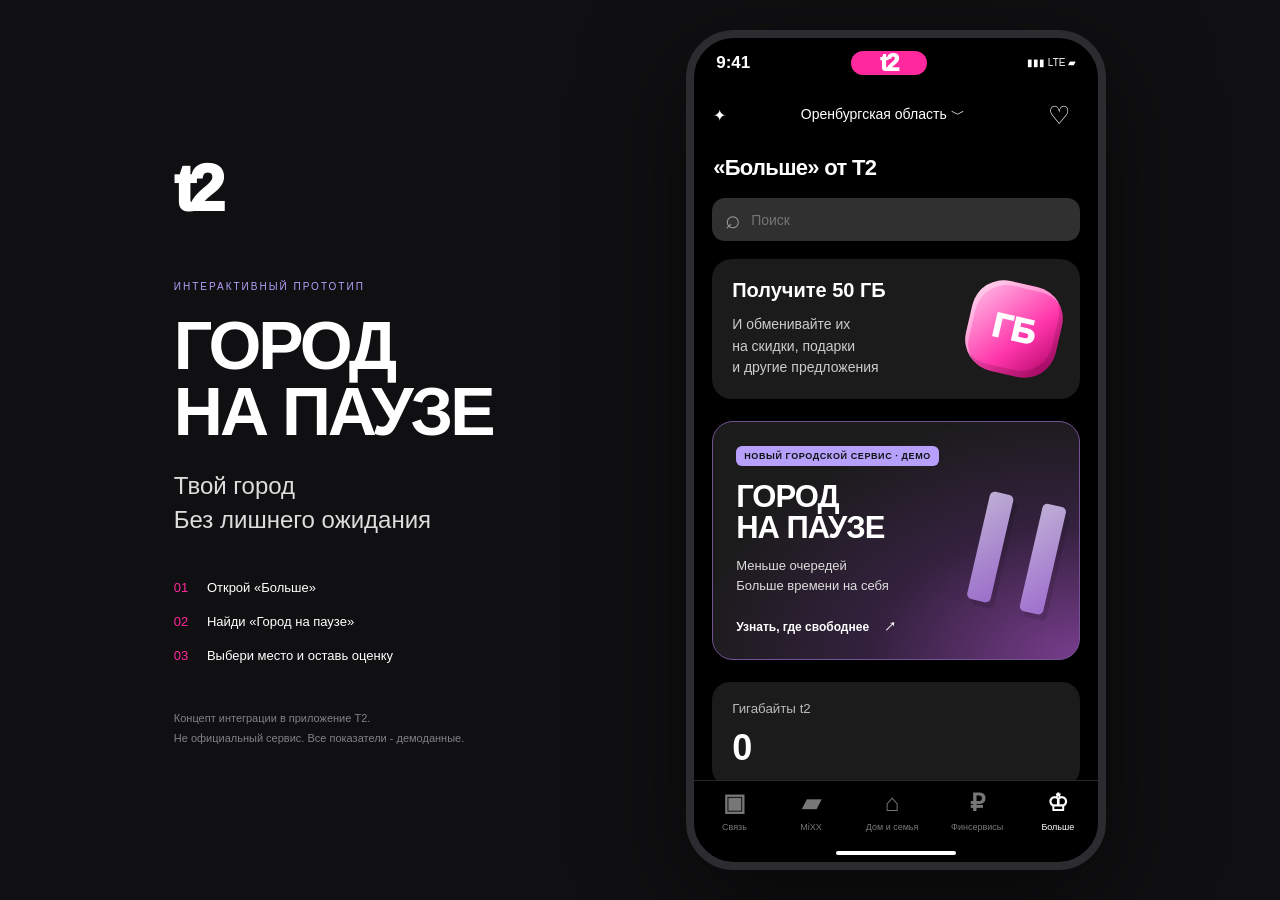
<file: index.html>
<!doctype html><html lang="ru"><head><meta charset="utf-8"><meta name="viewport" content="width=device-width,initial-scale=1,viewport-fit=cover"><meta name="theme-color" content="#000000"><title>Т2 · Город на паузе - прототип</title><style>/* required styles */

.leaflet-pane,
.leaflet-tile,
.leaflet-marker-icon,
.leaflet-marker-shadow,
.leaflet-tile-container,
.leaflet-pane > svg,
.leaflet-pane > canvas,
.leaflet-zoom-box,
.leaflet-image-layer,
.leaflet-layer {
	position: absolute;
	left: 0;
	top: 0;
	}
.leaflet-container {
	overflow: hidden;
	}
.leaflet-tile,
.leaflet-marker-icon,
.leaflet-marker-shadow {
	-webkit-user-select: none;
	   -moz-user-select: none;
	        user-select: none;
	  -webkit-user-drag: none;
	}
/* Prevents IE11 from highlighting tiles in blue */
.leaflet-tile::selection {
	background: transparent;
}
/* Safari renders non-retina tile on retina better with this, but Chrome is worse */
.leaflet-safari .leaflet-tile {
	image-rendering: -webkit-optimize-contrast;
	}
/* hack that prevents hw layers "stretching" when loading new tiles */
.leaflet-safari .leaflet-tile-container {
	width: 1600px;
	height: 1600px;
	-webkit-transform-origin: 0 0;
	}
.leaflet-marker-icon,
.leaflet-marker-shadow {
	display: block;
	}
/* .leaflet-container svg: reset svg max-width decleration shipped in Joomla! (joomla.org) 3.x */
/* .leaflet-container img: map is broken in FF if you have max-width: 100% on tiles */
.leaflet-container .leaflet-overlay-pane svg {
	max-width: none !important;
	max-height: none !important;
	}
.leaflet-container .leaflet-marker-pane img,
.leaflet-container .leaflet-shadow-pane img,
.leaflet-container .leaflet-tile-pane img,
.leaflet-container img.leaflet-image-layer,
.leaflet-container .leaflet-tile {
	max-width: none !important;
	max-height: none !important;
	width: auto;
	padding: 0;
	}

.leaflet-container img.leaflet-tile {
	/* See: https://bugs.chromium.org/p/chromium/issues/detail?id=600120 */
	mix-blend-mode: plus-lighter;
}

.leaflet-container.leaflet-touch-zoom {
	-ms-touch-action: pan-x pan-y;
	touch-action: pan-x pan-y;
	}
.leaflet-container.leaflet-touch-drag {
	-ms-touch-action: pinch-zoom;
	/* Fallback for FF which doesn't support pinch-zoom */
	touch-action: none;
	touch-action: pinch-zoom;
}
.leaflet-container.leaflet-touch-drag.leaflet-touch-zoom {
	-ms-touch-action: none;
	touch-action: none;
}
.leaflet-container {
	-webkit-tap-highlight-color: transparent;
}
.leaflet-container a {
	-webkit-tap-highlight-color: rgba(51, 181, 229, 0.4);
}
.leaflet-tile {
	filter: inherit;
	visibility: hidden;
	}
.leaflet-tile-loaded {
	visibility: inherit;
	}
.leaflet-zoom-box {
	width: 0;
	height: 0;
	-moz-box-sizing: border-box;
	     box-sizing: border-box;
	z-index: 800;
	}
/* workaround for https://bugzilla.mozilla.org/show_bug.cgi?id=888319 */
.leaflet-overlay-pane svg {
	-moz-user-select: none;
	}

.leaflet-pane         { z-index: 400; }

.leaflet-tile-pane    { z-index: 200; }
.leaflet-overlay-pane { z-index: 400; }
.leaflet-shadow-pane  { z-index: 500; }
.leaflet-marker-pane  { z-index: 600; }
.leaflet-tooltip-pane   { z-index: 650; }
.leaflet-popup-pane   { z-index: 700; }

.leaflet-map-pane canvas { z-index: 100; }
.leaflet-map-pane svg    { z-index: 200; }

.leaflet-vml-shape {
	width: 1px;
	height: 1px;
	}
.lvml {
	behavior: url(#default#VML);
	display: inline-block;
	position: absolute;
	}


/* control positioning */

.leaflet-control {
	position: relative;
	z-index: 800;
	pointer-events: visiblePainted; /* IE 9-10 doesn't have auto */
	pointer-events: auto;
	}
.leaflet-top,
.leaflet-bottom {
	position: absolute;
	z-index: 1000;
	pointer-events: none;
	}
.leaflet-top {
	top: 0;
	}
.leaflet-right {
	right: 0;
	}
.leaflet-bottom {
	bottom: 0;
	}
.leaflet-left {
	left: 0;
	}
.leaflet-control {
	float: left;
	clear: both;
	}
.leaflet-right .leaflet-control {
	float: right;
	}
.leaflet-top .leaflet-control {
	margin-top: 10px;
	}
.leaflet-bottom .leaflet-control {
	margin-bottom: 10px;
	}
.leaflet-left .leaflet-control {
	margin-left: 10px;
	}
.leaflet-right .leaflet-control {
	margin-right: 10px;
	}


/* zoom and fade animations */

.leaflet-fade-anim .leaflet-popup {
	opacity: 0;
	-webkit-transition: opacity 0.2s linear;
	   -moz-transition: opacity 0.2s linear;
	        transition: opacity 0.2s linear;
	}
.leaflet-fade-anim .leaflet-map-pane .leaflet-popup {
	opacity: 1;
	}
.leaflet-zoom-animated {
	-webkit-transform-origin: 0 0;
	    -ms-transform-origin: 0 0;
	        transform-origin: 0 0;
	}
svg.leaflet-zoom-animated {
	will-change: transform;
}

.leaflet-zoom-anim .leaflet-zoom-animated {
	-webkit-transition: -webkit-transform 0.25s cubic-bezier(0,0,0.25,1);
	   -moz-transition:    -moz-transform 0.25s cubic-bezier(0,0,0.25,1);
	        transition:         transform 0.25s cubic-bezier(0,0,0.25,1);
	}
.leaflet-zoom-anim .leaflet-tile,
.leaflet-pan-anim .leaflet-tile {
	-webkit-transition: none;
	   -moz-transition: none;
	        transition: none;
	}

.leaflet-zoom-anim .leaflet-zoom-hide {
	visibility: hidden;
	}


/* cursors */

.leaflet-interactive {
	cursor: pointer;
	}
.leaflet-grab {
	cursor: -webkit-grab;
	cursor:    -moz-grab;
	cursor:         grab;
	}
.leaflet-crosshair,
.leaflet-crosshair .leaflet-interactive {
	cursor: crosshair;
	}
.leaflet-popup-pane,
.leaflet-control {
	cursor: auto;
	}
.leaflet-dragging .leaflet-grab,
.leaflet-dragging .leaflet-grab .leaflet-interactive,
.leaflet-dragging .leaflet-marker-draggable {
	cursor: move;
	cursor: -webkit-grabbing;
	cursor:    -moz-grabbing;
	cursor:         grabbing;
	}

/* marker & overlays interactivity */
.leaflet-marker-icon,
.leaflet-marker-shadow,
.leaflet-image-layer,
.leaflet-pane > svg path,
.leaflet-tile-container {
	pointer-events: none;
	}

.leaflet-marker-icon.leaflet-interactive,
.leaflet-image-layer.leaflet-interactive,
.leaflet-pane > svg path.leaflet-interactive,
svg.leaflet-image-layer.leaflet-interactive path {
	pointer-events: visiblePainted; /* IE 9-10 doesn't have auto */
	pointer-events: auto;
	}

/* visual tweaks */

.leaflet-container {
	background: #ddd;
	outline-offset: 1px;
	}
.leaflet-container a {
	color: #0078A8;
	}
.leaflet-zoom-box {
	border: 2px dotted #38f;
	background: rgba(255,255,255,0.5);
	}


/* general typography */
.leaflet-container {
	font-family: "Helvetica Neue", Arial, Helvetica, sans-serif;
	font-size: 12px;
	font-size: 0.75rem;
	line-height: 1.5;
	}


/* general toolbar styles */

.leaflet-bar {
	box-shadow: 0 1px 5px rgba(0,0,0,0.65);
	border-radius: 4px;
	}
.leaflet-bar a {
	background-color: #fff;
	border-bottom: 1px solid #ccc;
	width: 26px;
	height: 26px;
	line-height: 26px;
	display: block;
	text-align: center;
	text-decoration: none;
	color: black;
	}
.leaflet-bar a,
.leaflet-control-layers-toggle {
	background-position: 50% 50%;
	background-repeat: no-repeat;
	display: block;
	}
.leaflet-bar a:hover,
.leaflet-bar a:focus {
	background-color: #f4f4f4;
	}
.leaflet-bar a:first-child {
	border-top-left-radius: 4px;
	border-top-right-radius: 4px;
	}
.leaflet-bar a:last-child {
	border-bottom-left-radius: 4px;
	border-bottom-right-radius: 4px;
	border-bottom: none;
	}
.leaflet-bar a.leaflet-disabled {
	cursor: default;
	background-color: #f4f4f4;
	color: #bbb;
	}

.leaflet-touch .leaflet-bar a {
	width: 30px;
	height: 30px;
	line-height: 30px;
	}
.leaflet-touch .leaflet-bar a:first-child {
	border-top-left-radius: 2px;
	border-top-right-radius: 2px;
	}
.leaflet-touch .leaflet-bar a:last-child {
	border-bottom-left-radius: 2px;
	border-bottom-right-radius: 2px;
	}

/* zoom control */

.leaflet-control-zoom-in,
.leaflet-control-zoom-out {
	font: bold 18px 'Lucida Console', Monaco, monospace;
	text-indent: 1px;
	}

.leaflet-touch .leaflet-control-zoom-in, .leaflet-touch .leaflet-control-zoom-out  {
	font-size: 22px;
	}


/* layers control */

.leaflet-control-layers {
	box-shadow: 0 1px 5px rgba(0,0,0,0.4);
	background: #fff;
	border-radius: 5px;
	}
.leaflet-control-layers-toggle {
	background-image: url(images/layers.png);
	width: 36px;
	height: 36px;
	}
.leaflet-retina .leaflet-control-layers-toggle {
	background-image: url(images/layers-2x.png);
	background-size: 26px 26px;
	}
.leaflet-touch .leaflet-control-layers-toggle {
	width: 44px;
	height: 44px;
	}
.leaflet-control-layers .leaflet-control-layers-list,
.leaflet-control-layers-expanded .leaflet-control-layers-toggle {
	display: none;
	}
.leaflet-control-layers-expanded .leaflet-control-layers-list {
	display: block;
	position: relative;
	}
.leaflet-control-layers-expanded {
	padding: 6px 10px 6px 6px;
	color: #333;
	background: #fff;
	}
.leaflet-control-layers-scrollbar {
	overflow-y: scroll;
	overflow-x: hidden;
	padding-right: 5px;
	}
.leaflet-control-layers-selector {
	margin-top: 2px;
	position: relative;
	top: 1px;
	}
.leaflet-control-layers label {
	display: block;
	font-size: 13px;
	font-size: 1.08333em;
	}
.leaflet-control-layers-separator {
	height: 0;
	border-top: 1px solid #ddd;
	margin: 5px -10px 5px -6px;
	}

/* Default icon URLs */
.leaflet-default-icon-path { /* used only in path-guessing heuristic, see L.Icon.Default */
	background-image: url(images/marker-icon.png);
	}


/* attribution and scale controls */

.leaflet-container .leaflet-control-attribution {
	background: #fff;
	background: rgba(255, 255, 255, 0.8);
	margin: 0;
	}
.leaflet-control-attribution,
.leaflet-control-scale-line {
	padding: 0 5px;
	color: #333;
	line-height: 1.4;
	}
.leaflet-control-attribution a {
	text-decoration: none;
	}
.leaflet-control-attribution a:hover,
.leaflet-control-attribution a:focus {
	text-decoration: underline;
	}
.leaflet-attribution-flag {
	display: inline !important;
	vertical-align: baseline !important;
	width: 1em;
	height: 0.6669em;
	}
.leaflet-left .leaflet-control-scale {
	margin-left: 5px;
	}
.leaflet-bottom .leaflet-control-scale {
	margin-bottom: 5px;
	}
.leaflet-control-scale-line {
	border: 2px solid #777;
	border-top: none;
	line-height: 1.1;
	padding: 2px 5px 1px;
	white-space: nowrap;
	-moz-box-sizing: border-box;
	     box-sizing: border-box;
	background: rgba(255, 255, 255, 0.8);
	text-shadow: 1px 1px #fff;
	}
.leaflet-control-scale-line:not(:first-child) {
	border-top: 2px solid #777;
	border-bottom: none;
	margin-top: -2px;
	}
.leaflet-control-scale-line:not(:first-child):not(:last-child) {
	border-bottom: 2px solid #777;
	}

.leaflet-touch .leaflet-control-attribution,
.leaflet-touch .leaflet-control-layers,
.leaflet-touch .leaflet-bar {
	box-shadow: none;
	}
.leaflet-touch .leaflet-control-layers,
.leaflet-touch .leaflet-bar {
	border: 2px solid rgba(0,0,0,0.2);
	background-clip: padding-box;
	}


/* popup */

.leaflet-popup {
	position: absolute;
	text-align: center;
	margin-bottom: 20px;
	}
.leaflet-popup-content-wrapper {
	padding: 1px;
	text-align: left;
	border-radius: 12px;
	}
.leaflet-popup-content {
	margin: 13px 24px 13px 20px;
	line-height: 1.3;
	font-size: 13px;
	font-size: 1.08333em;
	min-height: 1px;
	}
.leaflet-popup-content p {
	margin: 17px 0;
	margin: 1.3em 0;
	}
.leaflet-popup-tip-container {
	width: 40px;
	height: 20px;
	position: absolute;
	left: 50%;
	margin-top: -1px;
	margin-left: -20px;
	overflow: hidden;
	pointer-events: none;
	}
.leaflet-popup-tip {
	width: 17px;
	height: 17px;
	padding: 1px;

	margin: -10px auto 0;
	pointer-events: auto;

	-webkit-transform: rotate(45deg);
	   -moz-transform: rotate(45deg);
	    -ms-transform: rotate(45deg);
	        transform: rotate(45deg);
	}
.leaflet-popup-content-wrapper,
.leaflet-popup-tip {
	background: white;
	color: #333;
	box-shadow: 0 3px 14px rgba(0,0,0,0.4);
	}
.leaflet-container a.leaflet-popup-close-button {
	position: absolute;
	top: 0;
	right: 0;
	border: none;
	text-align: center;
	width: 24px;
	height: 24px;
	font: 16px/24px Tahoma, Verdana, sans-serif;
	color: #757575;
	text-decoration: none;
	background: transparent;
	}
.leaflet-container a.leaflet-popup-close-button:hover,
.leaflet-container a.leaflet-popup-close-button:focus {
	color: #585858;
	}
.leaflet-popup-scrolled {
	overflow: auto;
	}

.leaflet-oldie .leaflet-popup-content-wrapper {
	-ms-zoom: 1;
	}
.leaflet-oldie .leaflet-popup-tip {
	width: 24px;
	margin: 0 auto;

	-ms-filter: "progid:DXImageTransform.Microsoft.Matrix(M11=0.70710678, M12=0.70710678, M21=-0.70710678, M22=0.70710678)";
	filter: progid:DXImageTransform.Microsoft.Matrix(M11=0.70710678, M12=0.70710678, M21=-0.70710678, M22=0.70710678);
	}

.leaflet-oldie .leaflet-control-zoom,
.leaflet-oldie .leaflet-control-layers,
.leaflet-oldie .leaflet-popup-content-wrapper,
.leaflet-oldie .leaflet-popup-tip {
	border: 1px solid #999;
	}


/* div icon */

.leaflet-div-icon {
	background: #fff;
	border: 1px solid #666;
	}


/* Tooltip */
/* Base styles for the element that has a tooltip */
.leaflet-tooltip {
	position: absolute;
	padding: 6px;
	background-color: #fff;
	border: 1px solid #fff;
	border-radius: 3px;
	color: #222;
	white-space: nowrap;
	-webkit-user-select: none;
	-moz-user-select: none;
	-ms-user-select: none;
	user-select: none;
	pointer-events: none;
	box-shadow: 0 1px 3px rgba(0,0,0,0.4);
	}
.leaflet-tooltip.leaflet-interactive {
	cursor: pointer;
	pointer-events: auto;
	}
.leaflet-tooltip-top:before,
.leaflet-tooltip-bottom:before,
.leaflet-tooltip-left:before,
.leaflet-tooltip-right:before {
	position: absolute;
	pointer-events: none;
	border: 6px solid transparent;
	background: transparent;
	content: "";
	}

/* Directions */

.leaflet-tooltip-bottom {
	margin-top: 6px;
}
.leaflet-tooltip-top {
	margin-top: -6px;
}
.leaflet-tooltip-bottom:before,
.leaflet-tooltip-top:before {
	left: 50%;
	margin-left: -6px;
	}
.leaflet-tooltip-top:before {
	bottom: 0;
	margin-bottom: -12px;
	border-top-color: #fff;
	}
.leaflet-tooltip-bottom:before {
	top: 0;
	margin-top: -12px;
	margin-left: -6px;
	border-bottom-color: #fff;
	}
.leaflet-tooltip-left {
	margin-left: -6px;
}
.leaflet-tooltip-right {
	margin-left: 6px;
}
.leaflet-tooltip-left:before,
.leaflet-tooltip-right:before {
	top: 50%;
	margin-top: -6px;
	}
.leaflet-tooltip-left:before {
	right: 0;
	margin-right: -12px;
	border-left-color: #fff;
	}
.leaflet-tooltip-right:before {
	left: 0;
	margin-left: -12px;
	border-right-color: #fff;
	}

/* Printing */

@media print {
	/* Prevent printers from removing background-images of controls. */
	.leaflet-control {
		-webkit-print-color-adjust: exact;
		print-color-adjust: exact;
		}
	}
</style><style>:root{--pink:#ff289c;--purple:#b6a0fc;--gray:#1b1b1b;--muted:#969696}*{box-sizing:border-box}body{margin:0;background:#101012;color:white;font-family:Arial,Helvetica,sans-serif;display:flex;justify-content:center;align-items:center;gap:8vw;min-height:100dvh;padding:30px}button,input{font:inherit}button,a{touch-action:manipulation}button{cursor:pointer}a{color:inherit;text-decoration:none}button:focus-visible,a:focus-visible,input:focus-visible{outline:3px solid var(--purple);outline-offset:3px}.presentation{width:410px}.wordmark{font-size:65px;font-weight:950;letter-spacing:-7px}.eyebrow{font-size:10px;letter-spacing:2px;color:var(--purple);margin:55px 0 20px}h1{font-size:68px;line-height:.98;letter-spacing:-3px;margin:0}h1 span{color:var(--pink)}.presentation>p{font-size:24px;line-height:1.4;color:#ddd}.instructions{font-size:13px;line-height:2.6;margin:35px 0}.instructions span{color:var(--pink);margin-right:15px}.presentation small{font-size:11px;color:#818188;line-height:1.8}.device{width:420px;height:min(900px,calc(100dvh - 60px));min-height:630px;border:8px solid #2b2b30;border-radius:48px;background:#000;overflow:hidden;position:relative;display:flex;flex-direction:column;box-shadow:0 30px 100px #0008}.statusbar{height:42px;flex-shrink:0;padding:10px 22px 3px;display:flex;align-items:center;justify-content:space-between;font-size:12px}.statusbar>b{font-size:17px}.island{background:var(--pink);border-radius:25px;width:76px;text-align:center;font-size:24px;line-height:24px;font-weight:950;letter-spacing:-2px}.statusbar>span:last-child{font-size:10px}#app-header{padding:15px 19px 17px;flex-shrink:0}.header-row{display:flex;align-items:center;justify-content:space-between;gap:10px}.region{font-size:14px}.icon-button{background:none;color:inherit;border:0;font-size:25px;min-width:40px;min-height:40px;padding:0}.header-title{font-size:22px;letter-spacing:-.7px;margin:20px 0 0;font-weight:900}.back-row{display:flex;align-items:center;gap:8px}.back-row h2{font-size:20px;margin:0}.back-row small{display:block;font-size:10px;font-weight:normal;color:#999;margin-top:5px}#screen{overflow-y:auto;flex:1;min-height:0;scrollbar-width:thin;scrollbar-color:#444 #000}.content{padding:0 18px 24px}.search{display:flex;align-items:center;background:#303030;border-radius:13px;padding:0 13px;gap:8px;height:43px;margin-bottom:18px;color:#999}.search span{font-size:26px}.search input{background:none;border:0;outline:none;color:white;min-width:0;width:100%;font-size:14px}.search:focus-within{outline:2px solid var(--purple)}.gb-banner{display:flex;justify-content:space-between;align-items:center;background:var(--gray);border-radius:20px;padding:20px;margin-bottom:18px;overflow:hidden}.gb-banner h3{margin:0 0 12px;font-size:20px;font-weight:900}.gb-banner p{font-size:14px;line-height:1.55;color:#ccc;margin:0}.coin{display:flex;align-items:center;justify-content:center;flex-shrink:0;width:92px;height:92px;margin-left:5px;border-radius:32px;background:linear-gradient(130deg,#ffc8ec,#ff36aa 60%,#aa0063);box-shadow:inset -5px -6px 0 #0002,inset 4px 4px 0 #ffffff55;transform:rotate(13deg);font-size:34px;font-weight:950}.balance{background:var(--gray);border-radius:18px;padding:17px 20px;margin:18px 0}.balance small{color:#bbb}.balance strong{display:block;font-size:36px;margin-top:10px}.city-promo{display:block;width:100%;text-align:left;color:white;border:1px solid #735395;background:radial-gradient(ellipse at 100% 100%,#783d8d 0%,#34213e 40%,#1b1b1b 75%);border-radius:21px;padding:23px;position:relative;overflow:hidden;margin:22px 0}.new{font-size:9px;color:#111;background:var(--purple);padding:5px 8px;border-radius:6px;font-weight:bold;letter-spacing:.6px}.city-promo h2{font-size:31px;line-height:1;letter-spacing:-1px;margin:18px 0 12px;position:relative;z-index:1}.city-promo p{font-size:13px;color:#ddd;line-height:1.5;max-width:220px;position:relative;z-index:1}.promo-link{font-size:12px;font-weight:bold;display:block;margin-top:24px}.pause-art{position:absolute;right:15px;top:50px;font-size:115px;line-height:1;color:#d0a7ff;transform:rotate(13deg);text-shadow:5px 6px #0003;font-weight:900;opacity:.8}.tiles{display:grid;grid-template-columns:repeat(3,1fr);gap:9px;margin-top:20px}.tile{background:#f2f2f2;border:0;color:#111;border-radius:15px;min-height:115px;text-align:left;padding:12px 10px;position:relative;overflow:hidden;font-size:12px;font-weight:bold}.tile .tile-art{display:block;text-align:right;font-size:42px;margin-top:14px;filter:drop-shadow(3px 5px 2px #0003)}.block{padding:18px;background:var(--gray);border-radius:20px;margin-top:22px}.block h2{margin:0 0 13px;font-size:23px;letter-spacing:-.6px}.service{display:flex;align-items:center;gap:13px;width:100%;padding:15px 0;border:0;background:none;color:white;text-align:left;font-size:14px}.service>span:first-child{background:#303030;border-radius:12px;padding:12px;min-width:45px;text-align:center;font-size:20px;color:var(--purple)}.service>span:last-child{margin-left:auto;color:#777;font-size:26px}.service small{display:block;font-size:10px;color:#aaa;margin-top:5px}.demo-note{font-size:10px;color:#8d8d8d;line-height:1.6;margin:20px 0 0}.bottom-nav{display:flex;justify-content:space-around;background:#000;flex-shrink:0;border-top:1px solid #282828;height:67px;padding:8px 2px 0}.bottom-nav button{background:none;border:0;color:#777;display:flex;flex-direction:column;align-items:center;gap:5px;font-size:9px;padding:0 4px;min-width:52px}.bottom-nav button>span{font-size:24px;font-weight:900;line-height:28px}.bottom-nav button.active{color:white}.home-indicator{flex-shrink:0;height:15px;position:relative}.home-indicator:after{content:'';display:block;background:white;width:120px;height:4px;border-radius:4px;margin:4px auto}.city-head{padding:0 18px}.city-head h2{font-size:30px;letter-spacing:-1px;margin:3px 0 10px}.city-head>p{color:#aaa;font-size:12px;line-height:1.5;margin:0 0 16px}.chips{display:flex;gap:7px;overflow:auto;padding:0 0 12px;scrollbar-width:none}.chips button{border:1px solid #444;background:#1b1b1b;border-radius:24px;color:#ccc;white-space:nowrap;padding:11px 15px;font-size:11px;min-height:40px}.chips button[aria-pressed=true]{background:var(--purple);color:#111;border-color:var(--purple)}.map-wrap{position:relative;margin:0 18px;border-radius:17px;overflow:hidden;background:#e6e7e0}#map{height:300px;width:100%;z-index:0;background:#e6e7e0}.map-note{position:absolute;left:10px;bottom:23px;z-index:400;color:#222;background:white;padding:7px 9px;border-radius:7px;font-size:9px}.fit-map{position:absolute;right:10px;bottom:28px;z-index:400;background:white;border:0;color:#111;width:40px;height:40px;border-radius:10px;font-size:24px}.map-pin{background:none;border:0}.pin{background:#171717;color:white;border:2px solid white;border-radius:22px;padding:8px;display:flex;gap:5px;align-items:center;justify-content:center;box-shadow:0 2px 8px #0004;font-size:11px;font-weight:bold}.dot{width:7px;height:7px;border-radius:50%;display:inline-block;flex-shrink:0;background:#58c78a}.dot.mid{background:#edbd54}.dot.high{background:#f27d8a}.legend{display:flex;gap:13px;font-size:9px;color:#aaa;padding:13px 18px}.legend span{display:flex;align-items:center;gap:5px}.list-top{display:flex;justify-content:space-between;align-items:center;margin:15px 0}.list-top h3{font-size:19px;margin:0}.list-top small{color:#999;font-size:10px}.place-card{width:100%;text-align:left;color:white;border:0;background:var(--gray);border-radius:17px;padding:17px;margin-bottom:10px}.place-card:hover{background:#28232f}.category{font-size:10px;color:var(--purple)}.place-card h3{font-size:16px;margin:9px 0 7px}.place-card p{font-size:11px;color:#999;line-height:1.5;margin:0}.stats{display:flex;align-items:center;justify-content:space-between;margin-top:17px;font-size:11px}.stats>span{display:flex;align-items:center;gap:6px}.stats b{font-size:21px}.stats b small{font-weight:normal;font-size:11px;color:#999}.own{display:block;color:var(--purple);font-size:10px;margin-top:10px}.detail{padding:0 18px 25px}.detail-visual{height:130px;border-radius:20px;background:radial-gradient(ellipse at 70% 40%,#764a9b,#25202c 65%);display:flex;align-items:center;justify-content:center;font-size:65px}.detail h1{font-size:28px;line-height:1.1;letter-spacing:-.8px;margin:15px 0 10px}.detail .address{font-size:13px;color:#aaa;line-height:1.6}.wait-card{background:var(--gray);border-radius:18px;padding:23px;margin:20px 0}.wait-card strong{font-size:45px;letter-spacing:-2px}.wait-card strong small{font-size:17px;letter-spacing:0;font-weight:normal}.wait-card p{font-size:13px}.wait-card .muted{font-size:10px}.primary{background:white;color:#111;border:0;border-radius:13px;min-height:52px;padding:17px;width:100%;font-size:13px;font-weight:900}.primary.purple{background:var(--purple)}.secondary{display:block;text-align:center;border:1px solid #444;border-radius:13px;padding:17px;width:100%;font-size:12px;margin-top:12px;background:none;color:white}.muted{color:#999;font-size:11px;line-height:1.6}.placeholder-hero{background:radial-gradient(at 80% 10%,#bb2c8a,#26202d 60%);border-radius:20px;padding:30px 23px;margin:0 0 20px;min-height:230px;display:flex;flex-direction:column;justify-content:end}.placeholder-hero h2{font-size:30px;line-height:1.1;margin:10px 0}.placeholder-hero p{font-size:13px;line-height:1.6}.stories{display:flex;gap:10px;overflow:auto;margin-bottom:20px}.story{border:2px solid #b4ff36;border-radius:20px;min-width:100px;height:105px;display:flex;align-items:end;padding:12px;font-size:12px;background:linear-gradient(145deg,#642c7a,#ff2a9c)}dialog{background:#1b1b1b;color:white;border:1px solid #444;border-radius:24px;padding:25px;width:390px;max-width:calc(100% - 24px);max-height:90dvh;overflow:auto}dialog::backdrop{background:#000b;backdrop-filter:blur(4px)}.sheet-top{display:flex;justify-content:space-between;align-items:center;gap:10px}.sheet-top h2{font-size:22px;margin:0}#report-place{font-size:13px;color:#bbb}fieldset{padding:0;border:0;margin:25px 0}legend{font-size:12px;color:#bbb;margin-bottom:12px}fieldset label{display:block;position:relative;margin-bottom:8px}fieldset input{position:absolute;opacity:0;width:100%;height:100%;margin:0}fieldset label span{display:block;border:1px solid #444;border-radius:12px;padding:17px;font-size:13px}fieldset input:checked+span{border-color:var(--purple);background:#382c49}fieldset input:focus-visible+span{outline:3px solid var(--purple)}#save-status{font-size:12px;color:var(--purple);line-height:1.6}#toast{display:none;position:fixed;bottom:30px;left:50%;transform:translateX(-50%);z-index:3000;background:white;color:#111;border-radius:13px;padding:16px 22px;font-size:12px;max-width:90%}#toast.show{display:block}.leaflet-control-attribution{font-size:8px!important}.leaflet-control-layers{font-size:10px;color:#111}.leaflet-control-zoom a{color:#111}.empty{padding:25px 0;color:#aaa;font-size:13px}@media(min-width:1500px){body{gap:140px}}@media(max-width:1000px){body{gap:35px;padding:20px}.presentation{width:300px}h1{font-size:53px}.device{height:calc(100dvh - 40px);width:400px}.presentation>p{font-size:21px}}@media(max-width:700px){body{padding:0;background:#000;display:block}.presentation{display:none}.device{width:100%;height:100dvh;min-height:0;border:0;border-radius:0;box-shadow:none}.statusbar{padding-top:max(10px,env(safe-area-inset-top));height:calc(42px + env(safe-area-inset-top))}.home-indicator{height:calc(15px + env(safe-area-inset-bottom))}.bottom-nav{height:69px}.bottom-nav button{font-size:10px;min-width:60px}.content{padding-left:20px;padding-right:20px}.city-promo{min-height:230px}.tile{min-height:125px}#map{height:320px}}@media(min-width:701px) and (max-width:1050px) and (orientation:portrait){body{gap:30px;padding:24px}.presentation{width:260px}.presentation h1{font-size:48px}.device{height:min(1000px,calc(100dvh - 48px));width:430px}.instructions{font-size:11px}}@media(prefers-reduced-motion:reduce){*{scroll-behavior:auto!important}}
.pause-art{font-size:0;width:78px;height:115px;top:76px;right:24px;display:flex;gap:15px;transform:rotate(13deg)}.pause-art:before,.pause-art:after{content:'';display:block;width:26px;height:110px;border-radius:5px;background:linear-gradient(135deg,#e5d3ff,#ae7ee5);box-shadow:5px 5px 0 #0002}

.map-tools{display:flex;align-items:center;justify-content:space-between;gap:8px;padding:12px 18px 0;font-size:10px;color:#aaa}.map-tools select{background:#222;color:white;border:1px solid #555;border-radius:8px;padding:10px 5px;max-width:150px;font:inherit}.map-tools button{color:var(--purple);background:none;border:1px solid #444;border-radius:8px;font:inherit;padding:10px;min-height:40px}.map-note{max-width:calc(100% - 65px);line-height:1.4}

.compare-entry{display:flex;align-items:center;gap:12px;width:100%;color:white;background:linear-gradient(110deg,#342442,#201b28);border:1px solid #624b7d;border-radius:14px;padding:14px;margin:0 0 16px;text-align:left;font-size:13px}.compare-entry>span{font-size:29px;color:var(--purple)}.compare-entry small{display:block;color:#bbb;font-size:10px;margin-top:5px}.compare-entry b{margin-left:auto;font-size:22px}.compare-detail{margin:0 0 12px}.comparison>h1{font-size:29px;letter-spacing:-1px;line-height:1.1;margin:22px 0 12px}.recommendation{display:flex;gap:12px;padding:18px;border:1px solid #705689;border-radius:16px;background:#2d2238;margin:23px 0 17px}.recommendation>span{font-size:28px;color:var(--purple)}.recommendation h2{font-size:11px;font-weight:normal;color:#c5b5da;margin:0 0 8px}.recommendation strong{font-size:17px}.recommendation p{color:var(--purple);font-size:13px;margin:10px 0}.recommendation small{font-size:10px;line-height:1.5;color:#bbb;display:block}.compare-grid{display:grid;grid-template-columns:1fr 1fr;gap:9px}.office-card{background:#1b1b1b;border:1px solid #333;border-radius:16px;padding:15px 12px;min-width:0}.office-card .category{font-size:8px;letter-spacing:.5px}.office-card h2{font-size:17px;line-height:1.2;margin:12px 0;min-height:42px}.office-address{font-size:11px;line-height:1.6;color:#aaa;min-height:52px}.office-time{font-size:38px;font-weight:900;letter-spacing:-2px;margin:20px 0 12px}.office-time small{display:block;font-size:10px;letter-spacing:0;font-weight:normal;color:#aaa;margin-top:5px}.office-level{font-size:10px;display:flex;gap:5px;align-items:center;min-height:24px}.office-source{color:#999;font-size:9px;line-height:1.5;min-height:28px}.office-card .primary{padding:12px 4px;font-size:9px;min-height:44px}@media(max-width:350px){.compare-grid{grid-template-columns:1fr}.office-card h2,.office-address{min-height:0}}

.transport-switch{display:flex;gap:7px;margin:0 0 14px}.transport-switch[hidden]{display:none}.transport-switch button{flex:1;border:1px solid #444;background:#222;color:#bbb;border-radius:10px;padding:13px 5px;font-size:11px}.transport-switch button[aria-pressed=true]{background:var(--purple);color:#111;border-color:var(--purple)}.transport-caption{margin-top:10px!important;font-size:10px!important}.bus-pin .pin{background:#68508b;border-radius:8px}.occupancy-bar{height:10px;background:#444;border-radius:6px;overflow:hidden;margin:15px 0}.occupancy-bar span{display:block;height:100%;background:var(--purple)}

.bus-pin .pin{white-space:nowrap;font-size:10px;min-width:96px}
</style></head><body><aside class="presentation"><a class="wordmark" href="#more">t2</a><div class="eyebrow">ИНТЕРАКТИВНЫЙ ПРОТОТИП</div><h1>ГОРОД<br>НА ПАУЗЕ</h1><p>Твой город<br>Без лишнего ожидания</p><div class="instructions"><span>01</span> Открой «Больше»<br><span>02</span> Найди «Город на паузе»<br><span>03</span> Выбери место и оставь оценку</div><small>Концепт интеграции в приложение Т2.<br>Не официальный сервис. Все показатели - демоданные.</small></aside><div class="device"><div class="statusbar"><b id="clock">9:41</b><span class="island">t2</span><span>▮▮▮ LTE ▰</span></div><header id="app-header"></header><main id="screen"></main><nav class="bottom-nav" aria-label="Разделы приложения"><button data-tab="connection"><span>▣</span>Связь</button><button data-tab="mixx"><span>▰</span>MiXX</button><button data-tab="family"><span>⌂</span>Дом и семья</button><button data-tab="finance"><span>₽</span>Финсервисы</button><button data-tab="more"><span>♔</span>Больше</button></nav><div class="home-indicator"></div></div><dialog id="report-dialog"><form id="report-form"><div class="sheet-top"><h2>Как здесь сейчас?</h2><button type="button" class="icon-button" id="close-report" aria-label="Закрыть">×</button></div><p id="report-place"></p><fieldset><legend>Выбери загруженность</legend><label><input type="radio" name="level" value="low" required><span>🟢 Свободно</span></label><label><input type="radio" name="level" value="mid"><span>🟡 Умеренно</span></label><label><input type="radio" name="level" value="high"><span>🔴 Много людей</span></label></fieldset><button class="primary" type="submit">СОХРАНИТЬ ОЦЕНКУ</button><p class="muted">Демонстрационная оценка хранится только в этом браузере. Ничего не отправляется в Т2.</p><p id="save-status" role="status"></p></form></dialog><div id="toast" role="status"></div><script>window.CITY_OFFLINE_MAP="[data-uri]";</script><script>/* @preserve
 * Leaflet 1.9.4, a JS library for interactive maps. https://leafletjs.com
 * (c) 2010-2023 Vladimir Agafonkin, (c) 2010-2011 CloudMade
 */
!function(t,e){"object"==typeof exports&&"undefined"!=typeof module?e(exports):"function"==typeof define&&define.amd?define(["exports"],e):e((t="undefined"!=typeof globalThis?globalThis:t||self).leaflet={})}(this,function(t){"use strict";function l(t){for(var e,i,n=1,o=arguments.length;n<o;n++)for(e in i=arguments[n])t[e]=i[e];return t}var R=Object.create||function(t){return N.prototype=t,new N};function N(){}function a(t,e){var i,n=Array.prototype.slice;return t.bind?t.bind.apply(t,n.call(arguments,1)):(i=n.call(arguments,2),function(){return t.apply(e,i.length?i.concat(n.call(arguments)):arguments)})}var D=0;function h(t){return"_leaflet_id"in t||(t._leaflet_id=++D),t._leaflet_id}function j(t,e,i){var n,o,s=function(){n=!1,o&&(r.apply(i,o),o=!1)},r=function(){n?o=arguments:(t.apply(i,arguments),setTimeout(s,e),n=!0)};return r}function H(t,e,i){var n=e[1],e=e[0],o=n-e;return t===n&&i?t:((t-e)%o+o)%o+e}function u(){return!1}function i(t,e){return!1===e?t:(e=Math.pow(10,void 0===e?6:e),Math.round(t*e)/e)}function W(t){return t.trim?t.trim():t.replace(/^\s+|\s+$/g,"")}function F(t){return W(t).split(/\s+/)}function c(t,e){for(var i in Object.prototype.hasOwnProperty.call(t,"options")||(t.options=t.options?R(t.options):{}),e)t.options[i]=e[i];return t.options}function U(t,e,i){var n,o=[];for(n in t)o.push(encodeURIComponent(i?n.toUpperCase():n)+"="+encodeURIComponent(t[n]));return(e&&-1!==e.indexOf("?")?"&":"?")+o.join("&")}var V=/\{ *([\w_ -]+) *\}/g;function q(t,i){return t.replace(V,function(t,e){e=i[e];if(void 0===e)throw new Error("No value provided for variable "+t);return e="function"==typeof e?e(i):e})}var d=Array.isArray||function(t){return"[object Array]"===Object.prototype.toString.call(t)};function G(t,e){for(var i=0;i<t.length;i++)if(t[i]===e)return i;return-1}var K="[data-uri]";function Y(t){return window["webkit"+t]||window["moz"+t]||window["ms"+t]}var X=0;function J(t){var e=+new Date,i=Math.max(0,16-(e-X));return X=e+i,window.setTimeout(t,i)}var $=window.requestAnimationFrame||Y("RequestAnimationFrame")||J,Q=window.cancelAnimationFrame||Y("CancelAnimationFrame")||Y("CancelRequestAnimationFrame")||function(t){window.clearTimeout(t)};function x(t,e,i){if(!i||$!==J)return $.call(window,a(t,e));t.call(e)}function r(t){t&&Q.call(window,t)}var tt={__proto__:null,extend:l,create:R,bind:a,get lastId(){return D},stamp:h,throttle:j,wrapNum:H,falseFn:u,formatNum:i,trim:W,splitWords:F,setOptions:c,getParamString:U,template:q,isArray:d,indexOf:G,emptyImageUrl:K,requestFn:$,cancelFn:Q,requestAnimFrame:x,cancelAnimFrame:r};function et(){}et.extend=function(t){function e(){c(this),this.initialize&&this.initialize.apply(this,arguments),this.callInitHooks()}var i,n=e.__super__=this.prototype,o=R(n);for(i in(o.constructor=e).prototype=o,this)Object.prototype.hasOwnProperty.call(this,i)&&"prototype"!==i&&"__super__"!==i&&(e[i]=this[i]);if(t.statics&&l(e,t.statics),t.includes){var s=t.includes;if("undefined"!=typeof L&&L&&L.Mixin){s=d(s)?s:[s];for(var r=0;r<s.length;r++)s[r]===L.Mixin.Events&&console.warn("Deprecated include of L.Mixin.Events: this property will be removed in future releases, please inherit from L.Evented instead.",(new Error).stack)}l.apply(null,[o].concat(t.includes))}return l(o,t),delete o.statics,delete o.includes,o.options&&(o.options=n.options?R(n.options):{},l(o.options,t.options)),o._initHooks=[],o.callInitHooks=function(){if(!this._initHooksCalled){n.callInitHooks&&n.callInitHooks.call(this),this._initHooksCalled=!0;for(var t=0,e=o._initHooks.length;t<e;t++)o._initHooks[t].call(this)}},e},et.include=function(t){var e=this.prototype.options;return l(this.prototype,t),t.options&&(this.prototype.options=e,this.mergeOptions(t.options)),this},et.mergeOptions=function(t){return l(this.prototype.options,t),this},et.addInitHook=function(t){var e=Array.prototype.slice.call(arguments,1),i="function"==typeof t?t:function(){this[t].apply(this,e)};return this.prototype._initHooks=this.prototype._initHooks||[],this.prototype._initHooks.push(i),this};var e={on:function(t,e,i){if("object"==typeof t)for(var n in t)this._on(n,t[n],e);else for(var o=0,s=(t=F(t)).length;o<s;o++)this._on(t[o],e,i);return this},off:function(t,e,i){if(arguments.length)if("object"==typeof t)for(var n in t)this._off(n,t[n],e);else{t=F(t);for(var o=1===arguments.length,s=0,r=t.length;s<r;s++)o?this._off(t[s]):this._off(t[s],e,i)}else delete this._events;return this},_on:function(t,e,i,n){"function"!=typeof e?console.warn("wrong listener type: "+typeof e):!1===this._listens(t,e,i)&&(e={fn:e,ctx:i=i===this?void 0:i},n&&(e.once=!0),this._events=this._events||{},this._events[t]=this._events[t]||[],this._events[t].push(e))},_off:function(t,e,i){var n,o,s;if(this._events&&(n=this._events[t]))if(1===arguments.length){if(this._firingCount)for(o=0,s=n.length;o<s;o++)n[o].fn=u;delete this._events[t]}else"function"!=typeof e?console.warn("wrong listener type: "+typeof e):!1!==(e=this._listens(t,e,i))&&(i=n[e],this._firingCount&&(i.fn=u,this._events[t]=n=n.slice()),n.splice(e,1))},fire:function(t,e,i){if(this.listens(t,i)){var n=l({},e,{type:t,target:this,sourceTarget:e&&e.sourceTarget||this});if(this._events){var o=this._events[t];if(o){this._firingCount=this._firingCount+1||1;for(var s=0,r=o.length;s<r;s++){var a=o[s],h=a.fn;a.once&&this.off(t,h,a.ctx),h.call(a.ctx||this,n)}this._firingCount--}}i&&this._propagateEvent(n)}return this},listens:function(t,e,i,n){"string"!=typeof t&&console.warn('"string" type argument expected');var o=e,s=("function"!=typeof e&&(n=!!e,i=o=void 0),this._events&&this._events[t]);if(s&&s.length&&!1!==this._listens(t,o,i))return!0;if(n)for(var r in this._eventParents)if(this._eventParents[r].listens(t,e,i,n))return!0;return!1},_listens:function(t,e,i){if(this._events){var n=this._events[t]||[];if(!e)return!!n.length;i===this&&(i=void 0);for(var o=0,s=n.length;o<s;o++)if(n[o].fn===e&&n[o].ctx===i)return o}return!1},once:function(t,e,i){if("object"==typeof t)for(var n in t)this._on(n,t[n],e,!0);else for(var o=0,s=(t=F(t)).length;o<s;o++)this._on(t[o],e,i,!0);return this},addEventParent:function(t){return this._eventParents=this._eventParents||{},this._eventParents[h(t)]=t,this},removeEventParent:function(t){return this._eventParents&&delete this._eventParents[h(t)],this},_propagateEvent:function(t){for(var e in this._eventParents)this._eventParents[e].fire(t.type,l({layer:t.target,propagatedFrom:t.target},t),!0)}},it=(e.addEventListener=e.on,e.removeEventListener=e.clearAllEventListeners=e.off,e.addOneTimeEventListener=e.once,e.fireEvent=e.fire,e.hasEventListeners=e.listens,et.extend(e));function p(t,e,i){this.x=i?Math.round(t):t,this.y=i?Math.round(e):e}var nt=Math.trunc||function(t){return 0<t?Math.floor(t):Math.ceil(t)};function m(t,e,i){return t instanceof p?t:d(t)?new p(t[0],t[1]):null==t?t:"object"==typeof t&&"x"in t&&"y"in t?new p(t.x,t.y):new p(t,e,i)}function f(t,e){if(t)for(var i=e?[t,e]:t,n=0,o=i.length;n<o;n++)this.extend(i[n])}function _(t,e){return!t||t instanceof f?t:new f(t,e)}function s(t,e){if(t)for(var i=e?[t,e]:t,n=0,o=i.length;n<o;n++)this.extend(i[n])}function g(t,e){return t instanceof s?t:new s(t,e)}function v(t,e,i){if(isNaN(t)||isNaN(e))throw new Error("Invalid LatLng object: ("+t+", "+e+")");this.lat=+t,this.lng=+e,void 0!==i&&(this.alt=+i)}function w(t,e,i){return t instanceof v?t:d(t)&&"object"!=typeof t[0]?3===t.length?new v(t[0],t[1],t[2]):2===t.length?new v(t[0],t[1]):null:null==t?t:"object"==typeof t&&"lat"in t?new v(t.lat,"lng"in t?t.lng:t.lon,t.alt):void 0===e?null:new v(t,e,i)}p.prototype={clone:function(){return new p(this.x,this.y)},add:function(t){return this.clone()._add(m(t))},_add:function(t){return this.x+=t.x,this.y+=t.y,this},subtract:function(t){return this.clone()._subtract(m(t))},_subtract:function(t){return this.x-=t.x,this.y-=t.y,this},divideBy:function(t){return this.clone()._divideBy(t)},_divideBy:function(t){return this.x/=t,this.y/=t,this},multiplyBy:function(t){return this.clone()._multiplyBy(t)},_multiplyBy:function(t){return this.x*=t,this.y*=t,this},scaleBy:function(t){return new p(this.x*t.x,this.y*t.y)},unscaleBy:function(t){return new p(this.x/t.x,this.y/t.y)},round:function(){return this.clone()._round()},_round:function(){return this.x=Math.round(this.x),this.y=Math.round(this.y),this},floor:function(){return this.clone()._floor()},_floor:function(){return this.x=Math.floor(this.x),this.y=Math.floor(this.y),this},ceil:function(){return this.clone()._ceil()},_ceil:function(){return this.x=Math.ceil(this.x),this.y=Math.ceil(this.y),this},trunc:function(){return this.clone()._trunc()},_trunc:function(){return this.x=nt(this.x),this.y=nt(this.y),this},distanceTo:function(t){var e=(t=m(t)).x-this.x,t=t.y-this.y;return Math.sqrt(e*e+t*t)},equals:function(t){return(t=m(t)).x===this.x&&t.y===this.y},contains:function(t){return t=m(t),Math.abs(t.x)<=Math.abs(this.x)&&Math.abs(t.y)<=Math.abs(this.y)},toString:function(){return"Point("+i(this.x)+", "+i(this.y)+")"}},f.prototype={extend:function(t){var e,i;if(t){if(t instanceof p||"number"==typeof t[0]||"x"in t)e=i=m(t);else if(e=(t=_(t)).min,i=t.max,!e||!i)return this;this.min||this.max?(this.min.x=Math.min(e.x,this.min.x),this.max.x=Math.max(i.x,this.max.x),this.min.y=Math.min(e.y,this.min.y),this.max.y=Math.max(i.y,this.max.y)):(this.min=e.clone(),this.max=i.clone())}return this},getCenter:function(t){return m((this.min.x+this.max.x)/2,(this.min.y+this.max.y)/2,t)},getBottomLeft:function(){return m(this.min.x,this.max.y)},getTopRight:function(){return m(this.max.x,this.min.y)},getTopLeft:function(){return this.min},getBottomRight:function(){return this.max},getSize:function(){return this.max.subtract(this.min)},contains:function(t){var e,i;return(t=("number"==typeof t[0]||t instanceof p?m:_)(t))instanceof f?(e=t.min,i=t.max):e=i=t,e.x>=this.min.x&&i.x<=this.max.x&&e.y>=this.min.y&&i.y<=this.max.y},intersects:function(t){t=_(t);var e=this.min,i=this.max,n=t.min,t=t.max,o=t.x>=e.x&&n.x<=i.x,t=t.y>=e.y&&n.y<=i.y;return o&&t},overlaps:function(t){t=_(t);var e=this.min,i=this.max,n=t.min,t=t.max,o=t.x>e.x&&n.x<i.x,t=t.y>e.y&&n.y<i.y;return o&&t},isValid:function(){return!(!this.min||!this.max)},pad:function(t){var e=this.min,i=this.max,n=Math.abs(e.x-i.x)*t,t=Math.abs(e.y-i.y)*t;return _(m(e.x-n,e.y-t),m(i.x+n,i.y+t))},equals:function(t){return!!t&&(t=_(t),this.min.equals(t.getTopLeft())&&this.max.equals(t.getBottomRight()))}},s.prototype={extend:function(t){var e,i,n=this._southWest,o=this._northEast;if(t instanceof v)i=e=t;else{if(!(t instanceof s))return t?this.extend(w(t)||g(t)):this;if(e=t._southWest,i=t._northEast,!e||!i)return this}return n||o?(n.lat=Math.min(e.lat,n.lat),n.lng=Math.min(e.lng,n.lng),o.lat=Math.max(i.lat,o.lat),o.lng=Math.max(i.lng,o.lng)):(this._southWest=new v(e.lat,e.lng),this._northEast=new v(i.lat,i.lng)),this},pad:function(t){var e=this._southWest,i=this._northEast,n=Math.abs(e.lat-i.lat)*t,t=Math.abs(e.lng-i.lng)*t;return new s(new v(e.lat-n,e.lng-t),new v(i.lat+n,i.lng+t))},getCenter:function(){return new v((this._southWest.lat+this._northEast.lat)/2,(this._southWest.lng+this._northEast.lng)/2)},getSouthWest:function(){return this._southWest},getNorthEast:function(){return this._northEast},getNorthWest:function(){return new v(this.getNorth(),this.getWest())},getSouthEast:function(){return new v(this.getSouth(),this.getEast())},getWest:function(){return this._southWest.lng},getSouth:function(){return this._southWest.lat},getEast:function(){return this._northEast.lng},getNorth:function(){return this._northEast.lat},contains:function(t){t=("number"==typeof t[0]||t instanceof v||"lat"in t?w:g)(t);var e,i,n=this._southWest,o=this._northEast;return t instanceof s?(e=t.getSouthWest(),i=t.getNorthEast()):e=i=t,e.lat>=n.lat&&i.lat<=o.lat&&e.lng>=n.lng&&i.lng<=o.lng},intersects:function(t){t=g(t);var e=this._southWest,i=this._northEast,n=t.getSouthWest(),t=t.getNorthEast(),o=t.lat>=e.lat&&n.lat<=i.lat,t=t.lng>=e.lng&&n.lng<=i.lng;return o&&t},overlaps:function(t){t=g(t);var e=this._southWest,i=this._northEast,n=t.getSouthWest(),t=t.getNorthEast(),o=t.lat>e.lat&&n.lat<i.lat,t=t.lng>e.lng&&n.lng<i.lng;return o&&t},toBBoxString:function(){return[this.getWest(),this.getSouth(),this.getEast(),this.getNorth()].join(",")},equals:function(t,e){return!!t&&(t=g(t),this._southWest.equals(t.getSouthWest(),e)&&this._northEast.equals(t.getNorthEast(),e))},isValid:function(){return!(!this._southWest||!this._northEast)}};var ot={latLngToPoint:function(t,e){t=this.projection.project(t),e=this.scale(e);return this.transformation._transform(t,e)},pointToLatLng:function(t,e){e=this.scale(e),t=this.transformation.untransform(t,e);return this.projection.unproject(t)},project:function(t){return this.projection.project(t)},unproject:function(t){return this.projection.unproject(t)},scale:function(t){return 256*Math.pow(2,t)},zoom:function(t){return Math.log(t/256)/Math.LN2},getProjectedBounds:function(t){var e;return this.infinite?null:(e=this.projection.bounds,t=this.scale(t),new f(this.transformation.transform(e.min,t),this.transformation.transform(e.max,t)))},infinite:!(v.prototype={equals:function(t,e){return!!t&&(t=w(t),Math.max(Math.abs(this.lat-t.lat),Math.abs(this.lng-t.lng))<=(void 0===e?1e-9:e))},toString:function(t){return"LatLng("+i(this.lat,t)+", "+i(this.lng,t)+")"},distanceTo:function(t){return st.distance(this,w(t))},wrap:function(){return st.wrapLatLng(this)},toBounds:function(t){var t=180*t/40075017,e=t/Math.cos(Math.PI/180*this.lat);return g([this.lat-t,this.lng-e],[this.lat+t,this.lng+e])},clone:function(){return new v(this.lat,this.lng,this.alt)}}),wrapLatLng:function(t){var e=this.wrapLng?H(t.lng,this.wrapLng,!0):t.lng;return new v(this.wrapLat?H(t.lat,this.wrapLat,!0):t.lat,e,t.alt)},wrapLatLngBounds:function(t){var e=t.getCenter(),i=this.wrapLatLng(e),n=e.lat-i.lat,e=e.lng-i.lng;return 0==n&&0==e?t:(i=t.getSouthWest(),t=t.getNorthEast(),new s(new v(i.lat-n,i.lng-e),new v(t.lat-n,t.lng-e)))}},st=l({},ot,{wrapLng:[-180,180],R:6371e3,distance:function(t,e){var i=Math.PI/180,n=t.lat*i,o=e.lat*i,s=Math.sin((e.lat-t.lat)*i/2),e=Math.sin((e.lng-t.lng)*i/2),t=s*s+Math.cos(n)*Math.cos(o)*e*e,i=2*Math.atan2(Math.sqrt(t),Math.sqrt(1-t));return this.R*i}}),rt=6378137,rt={R:rt,MAX_LATITUDE:85.0511287798,project:function(t){var e=Math.PI/180,i=this.MAX_LATITUDE,i=Math.max(Math.min(i,t.lat),-i),i=Math.sin(i*e);return new p(this.R*t.lng*e,this.R*Math.log((1+i)/(1-i))/2)},unproject:function(t){var e=180/Math.PI;return new v((2*Math.atan(Math.exp(t.y/this.R))-Math.PI/2)*e,t.x*e/this.R)},bounds:new f([-(rt=rt*Math.PI),-rt],[rt,rt])};function at(t,e,i,n){d(t)?(this._a=t[0],this._b=t[1],this._c=t[2],this._d=t[3]):(this._a=t,this._b=e,this._c=i,this._d=n)}function ht(t,e,i,n){return new at(t,e,i,n)}at.prototype={transform:function(t,e){return this._transform(t.clone(),e)},_transform:function(t,e){return t.x=(e=e||1)*(this._a*t.x+this._b),t.y=e*(this._c*t.y+this._d),t},untransform:function(t,e){return new p((t.x/(e=e||1)-this._b)/this._a,(t.y/e-this._d)/this._c)}};var lt=l({},st,{code:"EPSG:3857",projection:rt,transformation:ht(lt=.5/(Math.PI*rt.R),.5,-lt,.5)}),ut=l({},lt,{code:"EPSG:900913"});function ct(t){return document.createElementNS("http://www.w3.org/2000/svg",t)}function dt(t,e){for(var i,n,o,s,r="",a=0,h=t.length;a<h;a++){for(i=0,n=(o=t[a]).length;i<n;i++)r+=(i?"L":"M")+(s=o[i]).x+" "+s.y;r+=e?b.svg?"z":"x":""}return r||"M0 0"}var _t=document.documentElement.style,pt="ActiveXObject"in window,mt=pt&&!document.addEventListener,n="msLaunchUri"in navigator&&!("documentMode"in document),ft=y("webkit"),gt=y("android"),vt=y("android 2")||y("android 3"),yt=parseInt(/WebKit\/([0-9]+)|$/.exec(navigator.userAgent)[1],10),yt=gt&&y("Google")&&yt<537&&!("AudioNode"in window),xt=!!window.opera,wt=!n&&y("chrome"),bt=y("gecko")&&!ft&&!xt&&!pt,Pt=!wt&&y("safari"),Lt=y("phantom"),o="OTransition"in _t,Tt=0===navigator.platform.indexOf("Win"),Mt=pt&&"transition"in _t,zt="WebKitCSSMatrix"in window&&"m11"in new window.WebKitCSSMatrix&&!vt,_t="MozPerspective"in _t,Ct=!window.L_DISABLE_3D&&(Mt||zt||_t)&&!o&&!Lt,Zt="undefined"!=typeof orientation||y("mobile"),St=Zt&&ft,Et=Zt&&zt,kt=!window.PointerEvent&&window.MSPointerEvent,Ot=!(!window.PointerEvent&&!kt),At="ontouchstart"in window||!!window.TouchEvent,Bt=!window.L_NO_TOUCH&&(At||Ot),It=Zt&&xt,Rt=Zt&&bt,Nt=1<(window.devicePixelRatio||window.screen.deviceXDPI/window.screen.logicalXDPI),Dt=function(){var t=!1;try{var e=Object.defineProperty({},"passive",{get:function(){t=!0}});window.addEventListener("testPassiveEventSupport",u,e),window.removeEventListener("testPassiveEventSupport",u,e)}catch(t){}return t}(),jt=!!document.createElement("canvas").getContext,Ht=!(!document.createElementNS||!ct("svg").createSVGRect),Wt=!!Ht&&((Wt=document.createElement("div")).innerHTML="<svg/>","http://www.w3.org/2000/svg"===(Wt.firstChild&&Wt.firstChild.namespaceURI));function y(t){return 0<=navigator.userAgent.toLowerCase().indexOf(t)}var b={ie:pt,ielt9:mt,edge:n,webkit:ft,android:gt,android23:vt,androidStock:yt,opera:xt,chrome:wt,gecko:bt,safari:Pt,phantom:Lt,opera12:o,win:Tt,ie3d:Mt,webkit3d:zt,gecko3d:_t,any3d:Ct,mobile:Zt,mobileWebkit:St,mobileWebkit3d:Et,msPointer:kt,pointer:Ot,touch:Bt,touchNative:At,mobileOpera:It,mobileGecko:Rt,retina:Nt,passiveEvents:Dt,canvas:jt,svg:Ht,vml:!Ht&&function(){try{var t=document.createElement("div"),e=(t.innerHTML='<v:shape adj="1"/>',t.firstChild);return e.style.behavior="url(#default#VML)",e&&"object"==typeof e.adj}catch(t){return!1}}(),inlineSvg:Wt,mac:0===navigator.platform.indexOf("Mac"),linux:0===navigator.platform.indexOf("Linux")},Ft=b.msPointer?"MSPointerDown":"pointerdown",Ut=b.msPointer?"MSPointerMove":"pointermove",Vt=b.msPointer?"MSPointerUp":"pointerup",qt=b.msPointer?"MSPointerCancel":"pointercancel",Gt={touchstart:Ft,touchmove:Ut,touchend:Vt,touchcancel:qt},Kt={touchstart:function(t,e){e.MSPOINTER_TYPE_TOUCH&&e.pointerType===e.MSPOINTER_TYPE_TOUCH&&O(e);ee(t,e)},touchmove:ee,touchend:ee,touchcancel:ee},Yt={},Xt=!1;function Jt(t,e,i){return"touchstart"!==e||Xt||(document.addEventListener(Ft,$t,!0),document.addEventListener(Ut,Qt,!0),document.addEventListener(Vt,te,!0),document.addEventListener(qt,te,!0),Xt=!0),Kt[e]?(i=Kt[e].bind(this,i),t.addEventListener(Gt[e],i,!1),i):(console.warn("wrong event specified:",e),u)}function $t(t){Yt[t.pointerId]=t}function Qt(t){Yt[t.pointerId]&&(Yt[t.pointerId]=t)}function te(t){delete Yt[t.pointerId]}function ee(t,e){if(e.pointerType!==(e.MSPOINTER_TYPE_MOUSE||"mouse")){for(var i in e.touches=[],Yt)e.touches.push(Yt[i]);e.changedTouches=[e],t(e)}}var ie=200;function ne(t,i){t.addEventListener("dblclick",i);var n,o=0;function e(t){var e;1!==t.detail?n=t.detail:"mouse"===t.pointerType||t.sourceCapabilities&&!t.sourceCapabilities.firesTouchEvents||((e=Ne(t)).some(function(t){return t instanceof HTMLLabelElement&&t.attributes.for})&&!e.some(function(t){return t instanceof HTMLInputElement||t instanceof HTMLSelectElement})||((e=Date.now())-o<=ie?2===++n&&i(function(t){var e,i,n={};for(i in t)e=t[i],n[i]=e&&e.bind?e.bind(t):e;return(t=n).type="dblclick",n.detail=2,n.isTrusted=!1,n._simulated=!0,n}(t)):n=1,o=e))}return t.addEventListener("click",e),{dblclick:i,simDblclick:e}}var oe,se,re,ae,he,le,ue=we(["transform","webkitTransform","OTransform","MozTransform","msTransform"]),ce=we(["webkitTransition","transition","OTransition","MozTransition","msTransition"]),de="webkitTransition"===ce||"OTransition"===ce?ce+"End":"transitionend";function _e(t){return"string"==typeof t?document.getElementById(t):t}function pe(t,e){var i=t.style[e]||t.currentStyle&&t.currentStyle[e];return"auto"===(i=i&&"auto"!==i||!document.defaultView?i:(t=document.defaultView.getComputedStyle(t,null))?t[e]:null)?null:i}function P(t,e,i){t=document.createElement(t);return t.className=e||"",i&&i.appendChild(t),t}function T(t){var e=t.parentNode;e&&e.removeChild(t)}function me(t){for(;t.firstChild;)t.removeChild(t.firstChild)}function fe(t){var e=t.parentNode;e&&e.lastChild!==t&&e.appendChild(t)}function ge(t){var e=t.parentNode;e&&e.firstChild!==t&&e.insertBefore(t,e.firstChild)}function ve(t,e){return void 0!==t.classList?t.classList.contains(e):0<(t=xe(t)).length&&new RegExp("(^|\\s)"+e+"(\\s|$)").test(t)}function M(t,e){var i;if(void 0!==t.classList)for(var n=F(e),o=0,s=n.length;o<s;o++)t.classList.add(n[o]);else ve(t,e)||ye(t,((i=xe(t))?i+" ":"")+e)}function z(t,e){void 0!==t.classList?t.classList.remove(e):ye(t,W((" "+xe(t)+" ").replace(" "+e+" "," ")))}function ye(t,e){void 0===t.className.baseVal?t.className=e:t.className.baseVal=e}function xe(t){return void 0===(t=t.correspondingElement?t.correspondingElement:t).className.baseVal?t.className:t.className.baseVal}function C(t,e){if("opacity"in t.style)t.style.opacity=e;else if("filter"in t.style){var i=!1,n="DXImageTransform.Microsoft.Alpha";try{i=t.filters.item(n)}catch(t){if(1===e)return}e=Math.round(100*e),i?(i.Enabled=100!==e,i.Opacity=e):t.style.filter+=" progid:"+n+"(opacity="+e+")"}}function we(t){for(var e=document.documentElement.style,i=0;i<t.length;i++)if(t[i]in e)return t[i];return!1}function be(t,e,i){e=e||new p(0,0);t.style[ue]=(b.ie3d?"translate("+e.x+"px,"+e.y+"px)":"translate3d("+e.x+"px,"+e.y+"px,0)")+(i?" scale("+i+")":"")}function Z(t,e){t._leaflet_pos=e,b.any3d?be(t,e):(t.style.left=e.x+"px",t.style.top=e.y+"px")}function Pe(t){return t._leaflet_pos||new p(0,0)}function Le(){S(window,"dragstart",O)}function Te(){k(window,"dragstart",O)}function Me(t){for(;-1===t.tabIndex;)t=t.parentNode;t.style&&(ze(),le=(he=t).style.outlineStyle,t.style.outlineStyle="none",S(window,"keydown",ze))}function ze(){he&&(he.style.outlineStyle=le,le=he=void 0,k(window,"keydown",ze))}function Ce(t){for(;!((t=t.parentNode).offsetWidth&&t.offsetHeight||t===document.body););return t}function Ze(t){var e=t.getBoundingClientRect();return{x:e.width/t.offsetWidth||1,y:e.height/t.offsetHeight||1,boundingClientRect:e}}ae="onselectstart"in document?(re=function(){S(window,"selectstart",O)},function(){k(window,"selectstart",O)}):(se=we(["userSelect","WebkitUserSelect","OUserSelect","MozUserSelect","msUserSelect"]),re=function(){var t;se&&(t=document.documentElement.style,oe=t[se],t[se]="none")},function(){se&&(document.documentElement.style[se]=oe,oe=void 0)});pt={__proto__:null,TRANSFORM:ue,TRANSITION:ce,TRANSITION_END:de,get:_e,getStyle:pe,create:P,remove:T,empty:me,toFront:fe,toBack:ge,hasClass:ve,addClass:M,removeClass:z,setClass:ye,getClass:xe,setOpacity:C,testProp:we,setTransform:be,setPosition:Z,getPosition:Pe,get disableTextSelection(){return re},get enableTextSelection(){return ae},disableImageDrag:Le,enableImageDrag:Te,preventOutline:Me,restoreOutline:ze,getSizedParentNode:Ce,getScale:Ze};function S(t,e,i,n){if(e&&"object"==typeof e)for(var o in e)ke(t,o,e[o],i);else for(var s=0,r=(e=F(e)).length;s<r;s++)ke(t,e[s],i,n);return this}var E="_leaflet_events";function k(t,e,i,n){if(1===arguments.length)Se(t),delete t[E];else if(e&&"object"==typeof e)for(var o in e)Oe(t,o,e[o],i);else if(e=F(e),2===arguments.length)Se(t,function(t){return-1!==G(e,t)});else for(var s=0,r=e.length;s<r;s++)Oe(t,e[s],i,n);return this}function Se(t,e){for(var i in t[E]){var n=i.split(/\d/)[0];e&&!e(n)||Oe(t,n,null,null,i)}}var Ee={mouseenter:"mouseover",mouseleave:"mouseout",wheel:!("onwheel"in window)&&"mousewheel"};function ke(e,t,i,n){var o,s,r=t+h(i)+(n?"_"+h(n):"");e[E]&&e[E][r]||(s=o=function(t){return i.call(n||e,t||window.event)},!b.touchNative&&b.pointer&&0===t.indexOf("touch")?o=Jt(e,t,o):b.touch&&"dblclick"===t?o=ne(e,o):"addEventListener"in e?"touchstart"===t||"touchmove"===t||"wheel"===t||"mousewheel"===t?e.addEventListener(Ee[t]||t,o,!!b.passiveEvents&&{passive:!1}):"mouseenter"===t||"mouseleave"===t?e.addEventListener(Ee[t],o=function(t){t=t||window.event,We(e,t)&&s(t)},!1):e.addEventListener(t,s,!1):e.attachEvent("on"+t,o),e[E]=e[E]||{},e[E][r]=o)}function Oe(t,e,i,n,o){o=o||e+h(i)+(n?"_"+h(n):"");var s,r,i=t[E]&&t[E][o];i&&(!b.touchNative&&b.pointer&&0===e.indexOf("touch")?(n=t,r=i,Gt[s=e]?n.removeEventListener(Gt[s],r,!1):console.warn("wrong event specified:",s)):b.touch&&"dblclick"===e?(n=i,(r=t).removeEventListener("dblclick",n.dblclick),r.removeEventListener("click",n.simDblclick)):"removeEventListener"in t?t.removeEventListener(Ee[e]||e,i,!1):t.detachEvent("on"+e,i),t[E][o]=null)}function Ae(t){return t.stopPropagation?t.stopPropagation():t.originalEvent?t.originalEvent._stopped=!0:t.cancelBubble=!0,this}function Be(t){return ke(t,"wheel",Ae),this}function Ie(t){return S(t,"mousedown touchstart dblclick contextmenu",Ae),t._leaflet_disable_click=!0,this}function O(t){return t.preventDefault?t.preventDefault():t.returnValue=!1,this}function Re(t){return O(t),Ae(t),this}function Ne(t){if(t.composedPath)return t.composedPath();for(var e=[],i=t.target;i;)e.push(i),i=i.parentNode;return e}function De(t,e){var i,n;return e?(n=(i=Ze(e)).boundingClientRect,new p((t.clientX-n.left)/i.x-e.clientLeft,(t.clientY-n.top)/i.y-e.clientTop)):new p(t.clientX,t.clientY)}var je=b.linux&&b.chrome?window.devicePixelRatio:b.mac?3*window.devicePixelRatio:0<window.devicePixelRatio?2*window.devicePixelRatio:1;function He(t){return b.edge?t.wheelDeltaY/2:t.deltaY&&0===t.deltaMode?-t.deltaY/je:t.deltaY&&1===t.deltaMode?20*-t.deltaY:t.deltaY&&2===t.deltaMode?60*-t.deltaY:t.deltaX||t.deltaZ?0:t.wheelDelta?(t.wheelDeltaY||t.wheelDelta)/2:t.detail&&Math.abs(t.detail)<32765?20*-t.detail:t.detail?t.detail/-32765*60:0}function We(t,e){var i=e.relatedTarget;if(!i)return!0;try{for(;i&&i!==t;)i=i.parentNode}catch(t){return!1}return i!==t}var mt={__proto__:null,on:S,off:k,stopPropagation:Ae,disableScrollPropagation:Be,disableClickPropagation:Ie,preventDefault:O,stop:Re,getPropagationPath:Ne,getMousePosition:De,getWheelDelta:He,isExternalTarget:We,addListener:S,removeListener:k},Fe=it.extend({run:function(t,e,i,n){this.stop(),this._el=t,this._inProgress=!0,this._duration=i||.25,this._easeOutPower=1/Math.max(n||.5,.2),this._startPos=Pe(t),this._offset=e.subtract(this._startPos),this._startTime=+new Date,this.fire("start"),this._animate()},stop:function(){this._inProgress&&(this._step(!0),this._complete())},_animate:function(){this._animId=x(this._animate,this),this._step()},_step:function(t){var e=+new Date-this._startTime,i=1e3*this._duration;e<i?this._runFrame(this._easeOut(e/i),t):(this._runFrame(1),this._complete())},_runFrame:function(t,e){t=this._startPos.add(this._offset.multiplyBy(t));e&&t._round(),Z(this._el,t),this.fire("step")},_complete:function(){r(this._animId),this._inProgress=!1,this.fire("end")},_easeOut:function(t){return 1-Math.pow(1-t,this._easeOutPower)}}),A=it.extend({options:{crs:lt,center:void 0,zoom:void 0,minZoom:void 0,maxZoom:void 0,layers:[],maxBounds:void 0,renderer:void 0,zoomAnimation:!0,zoomAnimationThreshold:4,fadeAnimation:!0,markerZoomAnimation:!0,transform3DLimit:8388608,zoomSnap:1,zoomDelta:1,trackResize:!0},initialize:function(t,e){e=c(this,e),this._handlers=[],this._layers={},this._zoomBoundLayers={},this._sizeChanged=!0,this._initContainer(t),this._initLayout(),this._onResize=a(this._onResize,this),this._initEvents(),e.maxBounds&&this.setMaxBounds(e.maxBounds),void 0!==e.zoom&&(this._zoom=this._limitZoom(e.zoom)),e.center&&void 0!==e.zoom&&this.setView(w(e.center),e.zoom,{reset:!0}),this.callInitHooks(),this._zoomAnimated=ce&&b.any3d&&!b.mobileOpera&&this.options.zoomAnimation,this._zoomAnimated&&(this._createAnimProxy(),S(this._proxy,de,this._catchTransitionEnd,this)),this._addLayers(this.options.layers)},setView:function(t,e,i){if((e=void 0===e?this._zoom:this._limitZoom(e),t=this._limitCenter(w(t),e,this.options.maxBounds),i=i||{},this._stop(),this._loaded&&!i.reset&&!0!==i)&&(void 0!==i.animate&&(i.zoom=l({animate:i.animate},i.zoom),i.pan=l({animate:i.animate,duration:i.duration},i.pan)),this._zoom!==e?this._tryAnimatedZoom&&this._tryAnimatedZoom(t,e,i.zoom):this._tryAnimatedPan(t,i.pan)))return clearTimeout(this._sizeTimer),this;return this._resetView(t,e,i.pan&&i.pan.noMoveStart),this},setZoom:function(t,e){return this._loaded?this.setView(this.getCenter(),t,{zoom:e}):(this._zoom=t,this)},zoomIn:function(t,e){return t=t||(b.any3d?this.options.zoomDelta:1),this.setZoom(this._zoom+t,e)},zoomOut:function(t,e){return t=t||(b.any3d?this.options.zoomDelta:1),this.setZoom(this._zoom-t,e)},setZoomAround:function(t,e,i){var n=this.getZoomScale(e),o=this.getSize().divideBy(2),t=(t instanceof p?t:this.latLngToContainerPoint(t)).subtract(o).multiplyBy(1-1/n),n=this.containerPointToLatLng(o.add(t));return this.setView(n,e,{zoom:i})},_getBoundsCenterZoom:function(t,e){e=e||{},t=t.getBounds?t.getBounds():g(t);var i=m(e.paddingTopLeft||e.padding||[0,0]),n=m(e.paddingBottomRight||e.padding||[0,0]),o=this.getBoundsZoom(t,!1,i.add(n));return(o="number"==typeof e.maxZoom?Math.min(e.maxZoom,o):o)===1/0?{center:t.getCenter(),zoom:o}:(e=n.subtract(i).divideBy(2),n=this.project(t.getSouthWest(),o),i=this.project(t.getNorthEast(),o),{center:this.unproject(n.add(i).divideBy(2).add(e),o),zoom:o})},fitBounds:function(t,e){if((t=g(t)).isValid())return t=this._getBoundsCenterZoom(t,e),this.setView(t.center,t.zoom,e);throw new Error("Bounds are not valid.")},fitWorld:function(t){return this.fitBounds([[-90,-180],[90,180]],t)},panTo:function(t,e){return this.setView(t,this._zoom,{pan:e})},panBy:function(t,e){var i;return e=e||{},(t=m(t).round()).x||t.y?(!0===e.animate||this.getSize().contains(t)?(this._panAnim||(this._panAnim=new Fe,this._panAnim.on({step:this._onPanTransitionStep,end:this._onPanTransitionEnd},this)),e.noMoveStart||this.fire("movestart"),!1!==e.animate?(M(this._mapPane,"leaflet-pan-anim"),i=this._getMapPanePos().subtract(t).round(),this._panAnim.run(this._mapPane,i,e.duration||.25,e.easeLinearity)):(this._rawPanBy(t),this.fire("move").fire("moveend"))):this._resetView(this.unproject(this.project(this.getCenter()).add(t)),this.getZoom()),this):this.fire("moveend")},flyTo:function(n,o,t){if(!1===(t=t||{}).animate||!b.any3d)return this.setView(n,o,t);this._stop();var s=this.project(this.getCenter()),r=this.project(n),e=this.getSize(),a=this._zoom,h=(n=w(n),o=void 0===o?a:o,Math.max(e.x,e.y)),i=h*this.getZoomScale(a,o),l=r.distanceTo(s)||1,u=1.42,c=u*u;function d(t){t=(i*i-h*h+(t?-1:1)*c*c*l*l)/(2*(t?i:h)*c*l),t=Math.sqrt(t*t+1)-t;return t<1e-9?-18:Math.log(t)}function _(t){return(Math.exp(t)-Math.exp(-t))/2}function p(t){return(Math.exp(t)+Math.exp(-t))/2}var m=d(0);function f(t){return h*(p(m)*(_(t=m+u*t)/p(t))-_(m))/c}var g=Date.now(),v=(d(1)-m)/u,y=t.duration?1e3*t.duration:1e3*v*.8;return this._moveStart(!0,t.noMoveStart),function t(){var e=(Date.now()-g)/y,i=(1-Math.pow(1-e,1.5))*v;e<=1?(this._flyToFrame=x(t,this),this._move(this.unproject(s.add(r.subtract(s).multiplyBy(f(i)/l)),a),this.getScaleZoom(h/(e=i,h*(p(m)/p(m+u*e))),a),{flyTo:!0})):this._move(n,o)._moveEnd(!0)}.call(this),this},flyToBounds:function(t,e){t=this._getBoundsCenterZoom(t,e);return this.flyTo(t.center,t.zoom,e)},setMaxBounds:function(t){return t=g(t),this.listens("moveend",this._panInsideMaxBounds)&&this.off("moveend",this._panInsideMaxBounds),t.isValid()?(this.options.maxBounds=t,this._loaded&&this._panInsideMaxBounds(),this.on("moveend",this._panInsideMaxBounds)):(this.options.maxBounds=null,this)},setMinZoom:function(t){var e=this.options.minZoom;return this.options.minZoom=t,this._loaded&&e!==t&&(this.fire("zoomlevelschange"),this.getZoom()<this.options.minZoom)?this.setZoom(t):this},setMaxZoom:function(t){var e=this.options.maxZoom;return this.options.maxZoom=t,this._loaded&&e!==t&&(this.fire("zoomlevelschange"),this.getZoom()>this.options.maxZoom)?this.setZoom(t):this},panInsideBounds:function(t,e){this._enforcingBounds=!0;var i=this.getCenter(),t=this._limitCenter(i,this._zoom,g(t));return i.equals(t)||this.panTo(t,e),this._enforcingBounds=!1,this},panInside:function(t,e){var i=m((e=e||{}).paddingTopLeft||e.padding||[0,0]),n=m(e.paddingBottomRight||e.padding||[0,0]),o=this.project(this.getCenter()),t=this.project(t),s=this.getPixelBounds(),i=_([s.min.add(i),s.max.subtract(n)]),s=i.getSize();return i.contains(t)||(this._enforcingBounds=!0,n=t.subtract(i.getCenter()),i=i.extend(t).getSize().subtract(s),o.x+=n.x<0?-i.x:i.x,o.y+=n.y<0?-i.y:i.y,this.panTo(this.unproject(o),e),this._enforcingBounds=!1),this},invalidateSize:function(t){if(!this._loaded)return this;t=l({animate:!1,pan:!0},!0===t?{animate:!0}:t);var e=this.getSize(),i=(this._sizeChanged=!0,this._lastCenter=null,this.getSize()),n=e.divideBy(2).round(),o=i.divideBy(2).round(),n=n.subtract(o);return n.x||n.y?(t.animate&&t.pan?this.panBy(n):(t.pan&&this._rawPanBy(n),this.fire("move"),t.debounceMoveend?(clearTimeout(this._sizeTimer),this._sizeTimer=setTimeout(a(this.fire,this,"moveend"),200)):this.fire("moveend")),this.fire("resize",{oldSize:e,newSize:i})):this},stop:function(){return this.setZoom(this._limitZoom(this._zoom)),this.options.zoomSnap||this.fire("viewreset"),this._stop()},locate:function(t){var e,i;return t=this._locateOptions=l({timeout:1e4,watch:!1},t),"geolocation"in navigator?(e=a(this._handleGeolocationResponse,this),i=a(this._handleGeolocationError,this),t.watch?this._locationWatchId=navigator.geolocation.watchPosition(e,i,t):navigator.geolocation.getCurrentPosition(e,i,t)):this._handleGeolocationError({code:0,message:"Geolocation not supported."}),this},stopLocate:function(){return navigator.geolocation&&navigator.geolocation.clearWatch&&navigator.geolocation.clearWatch(this._locationWatchId),this._locateOptions&&(this._locateOptions.setView=!1),this},_handleGeolocationError:function(t){var e;this._container._leaflet_id&&(e=t.code,t=t.message||(1===e?"permission denied":2===e?"position unavailable":"timeout"),this._locateOptions.setView&&!this._loaded&&this.fitWorld(),this.fire("locationerror",{code:e,message:"Geolocation error: "+t+"."}))},_handleGeolocationResponse:function(t){if(this._container._leaflet_id){var e,i,n=new v(t.coords.latitude,t.coords.longitude),o=n.toBounds(2*t.coords.accuracy),s=this._locateOptions,r=(s.setView&&(e=this.getBoundsZoom(o),this.setView(n,s.maxZoom?Math.min(e,s.maxZoom):e)),{latlng:n,bounds:o,timestamp:t.timestamp});for(i in t.coords)"number"==typeof t.coords[i]&&(r[i]=t.coords[i]);this.fire("locationfound",r)}},addHandler:function(t,e){return e&&(e=this[t]=new e(this),this._handlers.push(e),this.options[t]&&e.enable()),this},remove:function(){if(this._initEvents(!0),this.options.maxBounds&&this.off("moveend",this._panInsideMaxBounds),this._containerId!==this._container._leaflet_id)throw new Error("Map container is being reused by another instance");try{delete this._container._leaflet_id,delete this._containerId}catch(t){this._container._leaflet_id=void 0,this._containerId=void 0}for(var t in void 0!==this._locationWatchId&&this.stopLocate(),this._stop(),T(this._mapPane),this._clearControlPos&&this._clearControlPos(),this._resizeRequest&&(r(this._resizeRequest),this._resizeRequest=null),this._clearHandlers(),this._loaded&&this.fire("unload"),this._layers)this._layers[t].remove();for(t in this._panes)T(this._panes[t]);return this._layers=[],this._panes=[],delete this._mapPane,delete this._renderer,this},createPane:function(t,e){e=P("div","leaflet-pane"+(t?" leaflet-"+t.replace("Pane","")+"-pane":""),e||this._mapPane);return t&&(this._panes[t]=e),e},getCenter:function(){return this._checkIfLoaded(),this._lastCenter&&!this._moved()?this._lastCenter.clone():this.layerPointToLatLng(this._getCenterLayerPoint())},getZoom:function(){return this._zoom},getBounds:function(){var t=this.getPixelBounds();return new s(this.unproject(t.getBottomLeft()),this.unproject(t.getTopRight()))},getMinZoom:function(){return void 0===this.options.minZoom?this._layersMinZoom||0:this.options.minZoom},getMaxZoom:function(){return void 0===this.options.maxZoom?void 0===this._layersMaxZoom?1/0:this._layersMaxZoom:this.options.maxZoom},getBoundsZoom:function(t,e,i){t=g(t),i=m(i||[0,0]);var n=this.getZoom()||0,o=this.getMinZoom(),s=this.getMaxZoom(),r=t.getNorthWest(),t=t.getSouthEast(),i=this.getSize().subtract(i),t=_(this.project(t,n),this.project(r,n)).getSize(),r=b.any3d?this.options.zoomSnap:1,a=i.x/t.x,i=i.y/t.y,t=e?Math.max(a,i):Math.min(a,i),n=this.getScaleZoom(t,n);return r&&(n=Math.round(n/(r/100))*(r/100),n=e?Math.ceil(n/r)*r:Math.floor(n/r)*r),Math.max(o,Math.min(s,n))},getSize:function(){return this._size&&!this._sizeChanged||(this._size=new p(this._container.clientWidth||0,this._container.clientHeight||0),this._sizeChanged=!1),this._size.clone()},getPixelBounds:function(t,e){t=this._getTopLeftPoint(t,e);return new f(t,t.add(this.getSize()))},getPixelOrigin:function(){return this._checkIfLoaded(),this._pixelOrigin},getPixelWorldBounds:function(t){return this.options.crs.getProjectedBounds(void 0===t?this.getZoom():t)},getPane:function(t){return"string"==typeof t?this._panes[t]:t},getPanes:function(){return this._panes},getContainer:function(){return this._container},getZoomScale:function(t,e){var i=this.options.crs;return e=void 0===e?this._zoom:e,i.scale(t)/i.scale(e)},getScaleZoom:function(t,e){var i=this.options.crs,t=(e=void 0===e?this._zoom:e,i.zoom(t*i.scale(e)));return isNaN(t)?1/0:t},project:function(t,e){return e=void 0===e?this._zoom:e,this.options.crs.latLngToPoint(w(t),e)},unproject:function(t,e){return e=void 0===e?this._zoom:e,this.options.crs.pointToLatLng(m(t),e)},layerPointToLatLng:function(t){t=m(t).add(this.getPixelOrigin());return this.unproject(t)},latLngToLayerPoint:function(t){return this.project(w(t))._round()._subtract(this.getPixelOrigin())},wrapLatLng:function(t){return this.options.crs.wrapLatLng(w(t))},wrapLatLngBounds:function(t){return this.options.crs.wrapLatLngBounds(g(t))},distance:function(t,e){return this.options.crs.distance(w(t),w(e))},containerPointToLayerPoint:function(t){return m(t).subtract(this._getMapPanePos())},layerPointToContainerPoint:function(t){return m(t).add(this._getMapPanePos())},containerPointToLatLng:function(t){t=this.containerPointToLayerPoint(m(t));return this.layerPointToLatLng(t)},latLngToContainerPoint:function(t){return this.layerPointToContainerPoint(this.latLngToLayerPoint(w(t)))},mouseEventToContainerPoint:function(t){return De(t,this._container)},mouseEventToLayerPoint:function(t){return this.containerPointToLayerPoint(this.mouseEventToContainerPoint(t))},mouseEventToLatLng:function(t){return this.layerPointToLatLng(this.mouseEventToLayerPoint(t))},_initContainer:function(t){t=this._container=_e(t);if(!t)throw new Error("Map container not found.");if(t._leaflet_id)throw new Error("Map container is already initialized.");S(t,"scroll",this._onScroll,this),this._containerId=h(t)},_initLayout:function(){var t=this._container,e=(this._fadeAnimated=this.options.fadeAnimation&&b.any3d,M(t,"leaflet-container"+(b.touch?" leaflet-touch":"")+(b.retina?" leaflet-retina":"")+(b.ielt9?" leaflet-oldie":"")+(b.safari?" leaflet-safari":"")+(this._fadeAnimated?" leaflet-fade-anim":"")),pe(t,"position"));"absolute"!==e&&"relative"!==e&&"fixed"!==e&&"sticky"!==e&&(t.style.position="relative"),this._initPanes(),this._initControlPos&&this._initControlPos()},_initPanes:function(){var t=this._panes={};this._paneRenderers={},this._mapPane=this.createPane("mapPane",this._container),Z(this._mapPane,new p(0,0)),this.createPane("tilePane"),this.createPane("overlayPane"),this.createPane("shadowPane"),this.createPane("markerPane"),this.createPane("tooltipPane"),this.createPane("popupPane"),this.options.markerZoomAnimation||(M(t.markerPane,"leaflet-zoom-hide"),M(t.shadowPane,"leaflet-zoom-hide"))},_resetView:function(t,e,i){Z(this._mapPane,new p(0,0));var n=!this._loaded,o=(this._loaded=!0,e=this._limitZoom(e),this.fire("viewprereset"),this._zoom!==e);this._moveStart(o,i)._move(t,e)._moveEnd(o),this.fire("viewreset"),n&&this.fire("load")},_moveStart:function(t,e){return t&&this.fire("zoomstart"),e||this.fire("movestart"),this},_move:function(t,e,i,n){void 0===e&&(e=this._zoom);var o=this._zoom!==e;return this._zoom=e,this._lastCenter=t,this._pixelOrigin=this._getNewPixelOrigin(t),n?i&&i.pinch&&this.fire("zoom",i):((o||i&&i.pinch)&&this.fire("zoom",i),this.fire("move",i)),this},_moveEnd:function(t){return t&&this.fire("zoomend"),this.fire("moveend")},_stop:function(){return r(this._flyToFrame),this._panAnim&&this._panAnim.stop(),this},_rawPanBy:function(t){Z(this._mapPane,this._getMapPanePos().subtract(t))},_getZoomSpan:function(){return this.getMaxZoom()-this.getMinZoom()},_panInsideMaxBounds:function(){this._enforcingBounds||this.panInsideBounds(this.options.maxBounds)},_checkIfLoaded:function(){if(!this._loaded)throw new Error("Set map center and zoom first.")},_initEvents:function(t){this._targets={};var e=t?k:S;e((this._targets[h(this._container)]=this)._container,"click dblclick mousedown mouseup mouseover mouseout mousemove contextmenu keypress keydown keyup",this._handleDOMEvent,this),this.options.trackResize&&e(window,"resize",this._onResize,this),b.any3d&&this.options.transform3DLimit&&(t?this.off:this.on).call(this,"moveend",this._onMoveEnd)},_onResize:function(){r(this._resizeRequest),this._resizeRequest=x(function(){this.invalidateSize({debounceMoveend:!0})},this)},_onScroll:function(){this._container.scrollTop=0,this._container.scrollLeft=0},_onMoveEnd:function(){var t=this._getMapPanePos();Math.max(Math.abs(t.x),Math.abs(t.y))>=this.options.transform3DLimit&&this._resetView(this.getCenter(),this.getZoom())},_findEventTargets:function(t,e){for(var i,n=[],o="mouseout"===e||"mouseover"===e,s=t.target||t.srcElement,r=!1;s;){if((i=this._targets[h(s)])&&("click"===e||"preclick"===e)&&this._draggableMoved(i)){r=!0;break}if(i&&i.listens(e,!0)){if(o&&!We(s,t))break;if(n.push(i),o)break}if(s===this._container)break;s=s.parentNode}return n=n.length||r||o||!this.listens(e,!0)?n:[this]},_isClickDisabled:function(t){for(;t&&t!==this._container;){if(t._leaflet_disable_click)return!0;t=t.parentNode}},_handleDOMEvent:function(t){var e,i=t.target||t.srcElement;!this._loaded||i._leaflet_disable_events||"click"===t.type&&this._isClickDisabled(i)||("mousedown"===(e=t.type)&&Me(i),this._fireDOMEvent(t,e))},_mouseEvents:["click","dblclick","mouseover","mouseout","contextmenu"],_fireDOMEvent:function(t,e,i){"click"===t.type&&((a=l({},t)).type="preclick",this._fireDOMEvent(a,a.type,i));var n=this._findEventTargets(t,e);if(i){for(var o=[],s=0;s<i.length;s++)i[s].listens(e,!0)&&o.push(i[s]);n=o.concat(n)}if(n.length){"contextmenu"===e&&O(t);var r,a=n[0],h={originalEvent:t};for("keypress"!==t.type&&"keydown"!==t.type&&"keyup"!==t.type&&(r=a.getLatLng&&(!a._radius||a._radius<=10),h.containerPoint=r?this.latLngToContainerPoint(a.getLatLng()):this.mouseEventToContainerPoint(t),h.layerPoint=this.containerPointToLayerPoint(h.containerPoint),h.latlng=r?a.getLatLng():this.layerPointToLatLng(h.layerPoint)),s=0;s<n.length;s++)if(n[s].fire(e,h,!0),h.originalEvent._stopped||!1===n[s].options.bubblingMouseEvents&&-1!==G(this._mouseEvents,e))return}},_draggableMoved:function(t){return(t=t.dragging&&t.dragging.enabled()?t:this).dragging&&t.dragging.moved()||this.boxZoom&&this.boxZoom.moved()},_clearHandlers:function(){for(var t=0,e=this._handlers.length;t<e;t++)this._handlers[t].disable()},whenReady:function(t,e){return this._loaded?t.call(e||this,{target:this}):this.on("load",t,e),this},_getMapPanePos:function(){return Pe(this._mapPane)||new p(0,0)},_moved:function(){var t=this._getMapPanePos();return t&&!t.equals([0,0])},_getTopLeftPoint:function(t,e){return(t&&void 0!==e?this._getNewPixelOrigin(t,e):this.getPixelOrigin()).subtract(this._getMapPanePos())},_getNewPixelOrigin:function(t,e){var i=this.getSize()._divideBy(2);return this.project(t,e)._subtract(i)._add(this._getMapPanePos())._round()},_latLngToNewLayerPoint:function(t,e,i){i=this._getNewPixelOrigin(i,e);return this.project(t,e)._subtract(i)},_latLngBoundsToNewLayerBounds:function(t,e,i){i=this._getNewPixelOrigin(i,e);return _([this.project(t.getSouthWest(),e)._subtract(i),this.project(t.getNorthWest(),e)._subtract(i),this.project(t.getSouthEast(),e)._subtract(i),this.project(t.getNorthEast(),e)._subtract(i)])},_getCenterLayerPoint:function(){return this.containerPointToLayerPoint(this.getSize()._divideBy(2))},_getCenterOffset:function(t){return this.latLngToLayerPoint(t).subtract(this._getCenterLayerPoint())},_limitCenter:function(t,e,i){var n,o;return!i||(n=this.project(t,e),o=this.getSize().divideBy(2),o=new f(n.subtract(o),n.add(o)),o=this._getBoundsOffset(o,i,e),Math.abs(o.x)<=1&&Math.abs(o.y)<=1)?t:this.unproject(n.add(o),e)},_limitOffset:function(t,e){var i;return e?(i=new f((i=this.getPixelBounds()).min.add(t),i.max.add(t)),t.add(this._getBoundsOffset(i,e))):t},_getBoundsOffset:function(t,e,i){e=_(this.project(e.getNorthEast(),i),this.project(e.getSouthWest(),i)),i=e.min.subtract(t.min),e=e.max.subtract(t.max);return new p(this._rebound(i.x,-e.x),this._rebound(i.y,-e.y))},_rebound:function(t,e){return 0<t+e?Math.round(t-e)/2:Math.max(0,Math.ceil(t))-Math.max(0,Math.floor(e))},_limitZoom:function(t){var e=this.getMinZoom(),i=this.getMaxZoom(),n=b.any3d?this.options.zoomSnap:1;return n&&(t=Math.round(t/n)*n),Math.max(e,Math.min(i,t))},_onPanTransitionStep:function(){this.fire("move")},_onPanTransitionEnd:function(){z(this._mapPane,"leaflet-pan-anim"),this.fire("moveend")},_tryAnimatedPan:function(t,e){t=this._getCenterOffset(t)._trunc();return!(!0!==(e&&e.animate)&&!this.getSize().contains(t))&&(this.panBy(t,e),!0)},_createAnimProxy:function(){var t=this._proxy=P("div","leaflet-proxy leaflet-zoom-animated");this._panes.mapPane.appendChild(t),this.on("zoomanim",function(t){var e=ue,i=this._proxy.style[e];be(this._proxy,this.project(t.center,t.zoom),this.getZoomScale(t.zoom,1)),i===this._proxy.style[e]&&this._animatingZoom&&this._onZoomTransitionEnd()},this),this.on("load moveend",this._animMoveEnd,this),this._on("unload",this._destroyAnimProxy,this)},_destroyAnimProxy:function(){T(this._proxy),this.off("load moveend",this._animMoveEnd,this),delete this._proxy},_animMoveEnd:function(){var t=this.getCenter(),e=this.getZoom();be(this._proxy,this.project(t,e),this.getZoomScale(e,1))},_catchTransitionEnd:function(t){this._animatingZoom&&0<=t.propertyName.indexOf("transform")&&this._onZoomTransitionEnd()},_nothingToAnimate:function(){return!this._container.getElementsByClassName("leaflet-zoom-animated").length},_tryAnimatedZoom:function(t,e,i){if(!this._animatingZoom){if(i=i||{},!this._zoomAnimated||!1===i.animate||this._nothingToAnimate()||Math.abs(e-this._zoom)>this.options.zoomAnimationThreshold)return!1;var n=this.getZoomScale(e),n=this._getCenterOffset(t)._divideBy(1-1/n);if(!0!==i.animate&&!this.getSize().contains(n))return!1;x(function(){this._moveStart(!0,i.noMoveStart||!1)._animateZoom(t,e,!0)},this)}return!0},_animateZoom:function(t,e,i,n){this._mapPane&&(i&&(this._animatingZoom=!0,this._animateToCenter=t,this._animateToZoom=e,M(this._mapPane,"leaflet-zoom-anim")),this.fire("zoomanim",{center:t,zoom:e,noUpdate:n}),this._tempFireZoomEvent||(this._tempFireZoomEvent=this._zoom!==this._animateToZoom),this._move(this._animateToCenter,this._animateToZoom,void 0,!0),setTimeout(a(this._onZoomTransitionEnd,this),250))},_onZoomTransitionEnd:function(){this._animatingZoom&&(this._mapPane&&z(this._mapPane,"leaflet-zoom-anim"),this._animatingZoom=!1,this._move(this._animateToCenter,this._animateToZoom,void 0,!0),this._tempFireZoomEvent&&this.fire("zoom"),delete this._tempFireZoomEvent,this.fire("move"),this._moveEnd(!0))}});function Ue(t){return new B(t)}var B=et.extend({options:{position:"topright"},initialize:function(t){c(this,t)},getPosition:function(){return this.options.position},setPosition:function(t){var e=this._map;return e&&e.removeControl(this),this.options.position=t,e&&e.addControl(this),this},getContainer:function(){return this._container},addTo:function(t){this.remove(),this._map=t;var e=this._container=this.onAdd(t),i=this.getPosition(),t=t._controlCorners[i];return M(e,"leaflet-control"),-1!==i.indexOf("bottom")?t.insertBefore(e,t.firstChild):t.appendChild(e),this._map.on("unload",this.remove,this),this},remove:function(){return this._map&&(T(this._container),this.onRemove&&this.onRemove(this._map),this._map.off("unload",this.remove,this),this._map=null),this},_refocusOnMap:function(t){this._map&&t&&0<t.screenX&&0<t.screenY&&this._map.getContainer().focus()}}),Ve=(A.include({addControl:function(t){return t.addTo(this),this},removeControl:function(t){return t.remove(),this},_initControlPos:function(){var i=this._controlCorners={},n="leaflet-",o=this._controlContainer=P("div",n+"control-container",this._container);function t(t,e){i[t+e]=P("div",n+t+" "+n+e,o)}t("top","left"),t("top","right"),t("bottom","left"),t("bottom","right")},_clearControlPos:function(){for(var t in this._controlCorners)T(this._controlCorners[t]);T(this._controlContainer),delete this._controlCorners,delete this._controlContainer}}),B.extend({options:{collapsed:!0,position:"topright",autoZIndex:!0,hideSingleBase:!1,sortLayers:!1,sortFunction:function(t,e,i,n){return i<n?-1:n<i?1:0}},initialize:function(t,e,i){for(var n in c(this,i),this._layerControlInputs=[],this._layers=[],this._lastZIndex=0,this._handlingClick=!1,this._preventClick=!1,t)this._addLayer(t[n],n);for(n in e)this._addLayer(e[n],n,!0)},onAdd:function(t){this._initLayout(),this._update(),(this._map=t).on("zoomend",this._checkDisabledLayers,this);for(var e=0;e<this._layers.length;e++)this._layers[e].layer.on("add remove",this._onLayerChange,this);return this._container},addTo:function(t){return B.prototype.addTo.call(this,t),this._expandIfNotCollapsed()},onRemove:function(){this._map.off("zoomend",this._checkDisabledLayers,this);for(var t=0;t<this._layers.length;t++)this._layers[t].layer.off("add remove",this._onLayerChange,this)},addBaseLayer:function(t,e){return this._addLayer(t,e),this._map?this._update():this},addOverlay:function(t,e){return this._addLayer(t,e,!0),this._map?this._update():this},removeLayer:function(t){t.off("add remove",this._onLayerChange,this);t=this._getLayer(h(t));return t&&this._layers.splice(this._layers.indexOf(t),1),this._map?this._update():this},expand:function(){M(this._container,"leaflet-control-layers-expanded"),this._section.style.height=null;var t=this._map.getSize().y-(this._container.offsetTop+50);return t<this._section.clientHeight?(M(this._section,"leaflet-control-layers-scrollbar"),this._section.style.height=t+"px"):z(this._section,"leaflet-control-layers-scrollbar"),this._checkDisabledLayers(),this},collapse:function(){return z(this._container,"leaflet-control-layers-expanded"),this},_initLayout:function(){var t="leaflet-control-layers",e=this._container=P("div",t),i=this.options.collapsed,n=(e.setAttribute("aria-haspopup",!0),Ie(e),Be(e),this._section=P("section",t+"-list")),o=(i&&(this._map.on("click",this.collapse,this),S(e,{mouseenter:this._expandSafely,mouseleave:this.collapse},this)),this._layersLink=P("a",t+"-toggle",e));o.href="#",o.title="Layers",o.setAttribute("role","button"),S(o,{keydown:function(t){13===t.keyCode&&this._expandSafely()},click:function(t){O(t),this._expandSafely()}},this),i||this.expand(),this._baseLayersList=P("div",t+"-base",n),this._separator=P("div",t+"-separator",n),this._overlaysList=P("div",t+"-overlays",n),e.appendChild(n)},_getLayer:function(t){for(var e=0;e<this._layers.length;e++)if(this._layers[e]&&h(this._layers[e].layer)===t)return this._layers[e]},_addLayer:function(t,e,i){this._map&&t.on("add remove",this._onLayerChange,this),this._layers.push({layer:t,name:e,overlay:i}),this.options.sortLayers&&this._layers.sort(a(function(t,e){return this.options.sortFunction(t.layer,e.layer,t.name,e.name)},this)),this.options.autoZIndex&&t.setZIndex&&(this._lastZIndex++,t.setZIndex(this._lastZIndex)),this._expandIfNotCollapsed()},_update:function(){if(this._container){me(this._baseLayersList),me(this._overlaysList),this._layerControlInputs=[];for(var t,e,i,n=0,o=0;o<this._layers.length;o++)i=this._layers[o],this._addItem(i),e=e||i.overlay,t=t||!i.overlay,n+=i.overlay?0:1;this.options.hideSingleBase&&(this._baseLayersList.style.display=(t=t&&1<n)?"":"none"),this._separator.style.display=e&&t?"":"none"}return this},_onLayerChange:function(t){this._handlingClick||this._update();var e=this._getLayer(h(t.target)),t=e.overlay?"add"===t.type?"overlayadd":"overlayremove":"add"===t.type?"baselayerchange":null;t&&this._map.fire(t,e)},_createRadioElement:function(t,e){t='<input type="radio" class="leaflet-control-layers-selector" name="'+t+'"'+(e?' checked="checked"':"")+"/>",e=document.createElement("div");return e.innerHTML=t,e.firstChild},_addItem:function(t){var e,i=document.createElement("label"),n=this._map.hasLayer(t.layer),n=(t.overlay?((e=document.createElement("input")).type="checkbox",e.className="leaflet-control-layers-selector",e.defaultChecked=n):e=this._createRadioElement("leaflet-base-layers_"+h(this),n),this._layerControlInputs.push(e),e.layerId=h(t.layer),S(e,"click",this._onInputClick,this),document.createElement("span")),o=(n.innerHTML=" "+t.name,document.createElement("span"));return i.appendChild(o),o.appendChild(e),o.appendChild(n),(t.overlay?this._overlaysList:this._baseLayersList).appendChild(i),this._checkDisabledLayers(),i},_onInputClick:function(){if(!this._preventClick){var t,e,i=this._layerControlInputs,n=[],o=[];this._handlingClick=!0;for(var s=i.length-1;0<=s;s--)t=i[s],e=this._getLayer(t.layerId).layer,t.checked?n.push(e):t.checked||o.push(e);for(s=0;s<o.length;s++)this._map.hasLayer(o[s])&&this._map.removeLayer(o[s]);for(s=0;s<n.length;s++)this._map.hasLayer(n[s])||this._map.addLayer(n[s]);this._handlingClick=!1,this._refocusOnMap()}},_checkDisabledLayers:function(){for(var t,e,i=this._layerControlInputs,n=this._map.getZoom(),o=i.length-1;0<=o;o--)t=i[o],e=this._getLayer(t.layerId).layer,t.disabled=void 0!==e.options.minZoom&&n<e.options.minZoom||void 0!==e.options.maxZoom&&n>e.options.maxZoom},_expandIfNotCollapsed:function(){return this._map&&!this.options.collapsed&&this.expand(),this},_expandSafely:function(){var t=this._section,e=(this._preventClick=!0,S(t,"click",O),this.expand(),this);setTimeout(function(){k(t,"click",O),e._preventClick=!1})}})),qe=B.extend({options:{position:"topleft",zoomInText:'<span aria-hidden="true">+</span>',zoomInTitle:"Zoom in",zoomOutText:'<span aria-hidden="true">&#x2212;</span>',zoomOutTitle:"Zoom out"},onAdd:function(t){var e="leaflet-control-zoom",i=P("div",e+" leaflet-bar"),n=this.options;return this._zoomInButton=this._createButton(n.zoomInText,n.zoomInTitle,e+"-in",i,this._zoomIn),this._zoomOutButton=this._createButton(n.zoomOutText,n.zoomOutTitle,e+"-out",i,this._zoomOut),this._updateDisabled(),t.on("zoomend zoomlevelschange",this._updateDisabled,this),i},onRemove:function(t){t.off("zoomend zoomlevelschange",this._updateDisabled,this)},disable:function(){return this._disabled=!0,this._updateDisabled(),this},enable:function(){return this._disabled=!1,this._updateDisabled(),this},_zoomIn:function(t){!this._disabled&&this._map._zoom<this._map.getMaxZoom()&&this._map.zoomIn(this._map.options.zoomDelta*(t.shiftKey?3:1))},_zoomOut:function(t){!this._disabled&&this._map._zoom>this._map.getMinZoom()&&this._map.zoomOut(this._map.options.zoomDelta*(t.shiftKey?3:1))},_createButton:function(t,e,i,n,o){i=P("a",i,n);return i.innerHTML=t,i.href="#",i.title=e,i.setAttribute("role","button"),i.setAttribute("aria-label",e),Ie(i),S(i,"click",Re),S(i,"click",o,this),S(i,"click",this._refocusOnMap,this),i},_updateDisabled:function(){var t=this._map,e="leaflet-disabled";z(this._zoomInButton,e),z(this._zoomOutButton,e),this._zoomInButton.setAttribute("aria-disabled","false"),this._zoomOutButton.setAttribute("aria-disabled","false"),!this._disabled&&t._zoom!==t.getMinZoom()||(M(this._zoomOutButton,e),this._zoomOutButton.setAttribute("aria-disabled","true")),!this._disabled&&t._zoom!==t.getMaxZoom()||(M(this._zoomInButton,e),this._zoomInButton.setAttribute("aria-disabled","true"))}}),Ge=(A.mergeOptions({zoomControl:!0}),A.addInitHook(function(){this.options.zoomControl&&(this.zoomControl=new qe,this.addControl(this.zoomControl))}),B.extend({options:{position:"bottomleft",maxWidth:100,metric:!0,imperial:!0},onAdd:function(t){var e="leaflet-control-scale",i=P("div",e),n=this.options;return this._addScales(n,e+"-line",i),t.on(n.updateWhenIdle?"moveend":"move",this._update,this),t.whenReady(this._update,this),i},onRemove:function(t){t.off(this.options.updateWhenIdle?"moveend":"move",this._update,this)},_addScales:function(t,e,i){t.metric&&(this._mScale=P("div",e,i)),t.imperial&&(this._iScale=P("div",e,i))},_update:function(){var t=this._map,e=t.getSize().y/2,t=t.distance(t.containerPointToLatLng([0,e]),t.containerPointToLatLng([this.options.maxWidth,e]));this._updateScales(t)},_updateScales:function(t){this.options.metric&&t&&this._updateMetric(t),this.options.imperial&&t&&this._updateImperial(t)},_updateMetric:function(t){var e=this._getRoundNum(t);this._updateScale(this._mScale,e<1e3?e+" m":e/1e3+" km",e/t)},_updateImperial:function(t){var e,i,t=3.2808399*t;5280<t?(i=this._getRoundNum(e=t/5280),this._updateScale(this._iScale,i+" mi",i/e)):(i=this._getRoundNum(t),this._updateScale(this._iScale,i+" ft",i/t))},_updateScale:function(t,e,i){t.style.width=Math.round(this.options.maxWidth*i)+"px",t.innerHTML=e},_getRoundNum:function(t){var e=Math.pow(10,(Math.floor(t)+"").length-1),t=t/e;return e*(t=10<=t?10:5<=t?5:3<=t?3:2<=t?2:1)}})),Ke=B.extend({options:{position:"bottomright",prefix:'<a href="https://leafletjs.com" title="A JavaScript library for interactive maps">'+(b.inlineSvg?'<svg aria-hidden="true" xmlns="http://www.w3.org/2000/svg" width="12" height="8" viewBox="0 0 12 8" class="leaflet-attribution-flag"><path fill="#4C7BE1" d="M0 0h12v4H0z"/><path fill="#FFD500" d="M0 4h12v3H0z"/><path fill="#E0BC00" d="M0 7h12v1H0z"/></svg> ':"")+"Leaflet</a>"},initialize:function(t){c(this,t),this._attributions={}},onAdd:function(t){for(var e in(t.attributionControl=this)._container=P("div","leaflet-control-attribution"),Ie(this._container),t._layers)t._layers[e].getAttribution&&this.addAttribution(t._layers[e].getAttribution());return this._update(),t.on("layeradd",this._addAttribution,this),this._container},onRemove:function(t){t.off("layeradd",this._addAttribution,this)},_addAttribution:function(t){t.layer.getAttribution&&(this.addAttribution(t.layer.getAttribution()),t.layer.once("remove",function(){this.removeAttribution(t.layer.getAttribution())},this))},setPrefix:function(t){return this.options.prefix=t,this._update(),this},addAttribution:function(t){return t&&(this._attributions[t]||(this._attributions[t]=0),this._attributions[t]++,this._update()),this},removeAttribution:function(t){return t&&this._attributions[t]&&(this._attributions[t]--,this._update()),this},_update:function(){if(this._map){var t,e=[];for(t in this._attributions)this._attributions[t]&&e.push(t);var i=[];this.options.prefix&&i.push(this.options.prefix),e.length&&i.push(e.join(", ")),this._container.innerHTML=i.join(' <span aria-hidden="true">|</span> ')}}}),n=(A.mergeOptions({attributionControl:!0}),A.addInitHook(function(){this.options.attributionControl&&(new Ke).addTo(this)}),B.Layers=Ve,B.Zoom=qe,B.Scale=Ge,B.Attribution=Ke,Ue.layers=function(t,e,i){return new Ve(t,e,i)},Ue.zoom=function(t){return new qe(t)},Ue.scale=function(t){return new Ge(t)},Ue.attribution=function(t){return new Ke(t)},et.extend({initialize:function(t){this._map=t},enable:function(){return this._enabled||(this._enabled=!0,this.addHooks()),this},disable:function(){return this._enabled&&(this._enabled=!1,this.removeHooks()),this},enabled:function(){return!!this._enabled}})),ft=(n.addTo=function(t,e){return t.addHandler(e,this),this},{Events:e}),Ye=b.touch?"touchstart mousedown":"mousedown",Xe=it.extend({options:{clickTolerance:3},initialize:function(t,e,i,n){c(this,n),this._element=t,this._dragStartTarget=e||t,this._preventOutline=i},enable:function(){this._enabled||(S(this._dragStartTarget,Ye,this._onDown,this),this._enabled=!0)},disable:function(){this._enabled&&(Xe._dragging===this&&this.finishDrag(!0),k(this._dragStartTarget,Ye,this._onDown,this),this._enabled=!1,this._moved=!1)},_onDown:function(t){var e,i;this._enabled&&(this._moved=!1,ve(this._element,"leaflet-zoom-anim")||(t.touches&&1!==t.touches.length?Xe._dragging===this&&this.finishDrag():Xe._dragging||t.shiftKey||1!==t.which&&1!==t.button&&!t.touches||((Xe._dragging=this)._preventOutline&&Me(this._element),Le(),re(),this._moving||(this.fire("down"),i=t.touches?t.touches[0]:t,e=Ce(this._element),this._startPoint=new p(i.clientX,i.clientY),this._startPos=Pe(this._element),this._parentScale=Ze(e),i="mousedown"===t.type,S(document,i?"mousemove":"touchmove",this._onMove,this),S(document,i?"mouseup":"touchend touchcancel",this._onUp,this)))))},_onMove:function(t){var e;this._enabled&&(t.touches&&1<t.touches.length?this._moved=!0:!(e=new p((e=t.touches&&1===t.touches.length?t.touches[0]:t).clientX,e.clientY)._subtract(this._startPoint)).x&&!e.y||Math.abs(e.x)+Math.abs(e.y)<this.options.clickTolerance||(e.x/=this._parentScale.x,e.y/=this._parentScale.y,O(t),this._moved||(this.fire("dragstart"),this._moved=!0,M(document.body,"leaflet-dragging"),this._lastTarget=t.target||t.srcElement,window.SVGElementInstance&&this._lastTarget instanceof window.SVGElementInstance&&(this._lastTarget=this._lastTarget.correspondingUseElement),M(this._lastTarget,"leaflet-drag-target")),this._newPos=this._startPos.add(e),this._moving=!0,this._lastEvent=t,this._updatePosition()))},_updatePosition:function(){var t={originalEvent:this._lastEvent};this.fire("predrag",t),Z(this._element,this._newPos),this.fire("drag",t)},_onUp:function(){this._enabled&&this.finishDrag()},finishDrag:function(t){z(document.body,"leaflet-dragging"),this._lastTarget&&(z(this._lastTarget,"leaflet-drag-target"),this._lastTarget=null),k(document,"mousemove touchmove",this._onMove,this),k(document,"mouseup touchend touchcancel",this._onUp,this),Te(),ae();var e=this._moved&&this._moving;this._moving=!1,Xe._dragging=!1,e&&this.fire("dragend",{noInertia:t,distance:this._newPos.distanceTo(this._startPos)})}});function Je(t,e,i){for(var n,o,s,r,a,h,l,u=[1,4,2,8],c=0,d=t.length;c<d;c++)t[c]._code=si(t[c],e);for(s=0;s<4;s++){for(h=u[s],n=[],c=0,o=(d=t.length)-1;c<d;o=c++)r=t[c],a=t[o],r._code&h?a._code&h||((l=oi(a,r,h,e,i))._code=si(l,e),n.push(l)):(a._code&h&&((l=oi(a,r,h,e,i))._code=si(l,e),n.push(l)),n.push(r));t=n}return t}function $e(t,e){var i,n,o,s,r,a,h;if(!t||0===t.length)throw new Error("latlngs not passed");I(t)||(console.warn("latlngs are not flat! Only the first ring will be used"),t=t[0]);for(var l=w([0,0]),u=g(t),c=(u.getNorthWest().distanceTo(u.getSouthWest())*u.getNorthEast().distanceTo(u.getNorthWest())<1700&&(l=Qe(t)),t.length),d=[],_=0;_<c;_++){var p=w(t[_]);d.push(e.project(w([p.lat-l.lat,p.lng-l.lng])))}for(_=r=a=h=0,i=c-1;_<c;i=_++)n=d[_],o=d[i],s=n.y*o.x-o.y*n.x,a+=(n.x+o.x)*s,h+=(n.y+o.y)*s,r+=3*s;u=0===r?d[0]:[a/r,h/r],u=e.unproject(m(u));return w([u.lat+l.lat,u.lng+l.lng])}function Qe(t){for(var e=0,i=0,n=0,o=0;o<t.length;o++){var s=w(t[o]);e+=s.lat,i+=s.lng,n++}return w([e/n,i/n])}var ti,gt={__proto__:null,clipPolygon:Je,polygonCenter:$e,centroid:Qe};function ei(t,e){if(e&&t.length){var i=t=function(t,e){for(var i=[t[0]],n=1,o=0,s=t.length;n<s;n++)(function(t,e){var i=e.x-t.x,e=e.y-t.y;return i*i+e*e})(t[n],t[o])>e&&(i.push(t[n]),o=n);o<s-1&&i.push(t[s-1]);return i}(t,e=e*e),n=i.length,o=new(typeof Uint8Array!=void 0+""?Uint8Array:Array)(n);o[0]=o[n-1]=1,function t(e,i,n,o,s){var r,a,h,l=0;for(a=o+1;a<=s-1;a++)h=ri(e[a],e[o],e[s],!0),l<h&&(r=a,l=h);n<l&&(i[r]=1,t(e,i,n,o,r),t(e,i,n,r,s))}(i,o,e,0,n-1);var s,r=[];for(s=0;s<n;s++)o[s]&&r.push(i[s]);return r}return t.slice()}function ii(t,e,i){return Math.sqrt(ri(t,e,i,!0))}function ni(t,e,i,n,o){var s,r,a,h=n?ti:si(t,i),l=si(e,i);for(ti=l;;){if(!(h|l))return[t,e];if(h&l)return!1;a=si(r=oi(t,e,s=h||l,i,o),i),s===h?(t=r,h=a):(e=r,l=a)}}function oi(t,e,i,n,o){var s,r,a=e.x-t.x,e=e.y-t.y,h=n.min,n=n.max;return 8&i?(s=t.x+a*(n.y-t.y)/e,r=n.y):4&i?(s=t.x+a*(h.y-t.y)/e,r=h.y):2&i?(s=n.x,r=t.y+e*(n.x-t.x)/a):1&i&&(s=h.x,r=t.y+e*(h.x-t.x)/a),new p(s,r,o)}function si(t,e){var i=0;return t.x<e.min.x?i|=1:t.x>e.max.x&&(i|=2),t.y<e.min.y?i|=4:t.y>e.max.y&&(i|=8),i}function ri(t,e,i,n){var o=e.x,e=e.y,s=i.x-o,r=i.y-e,a=s*s+r*r;return 0<a&&(1<(a=((t.x-o)*s+(t.y-e)*r)/a)?(o=i.x,e=i.y):0<a&&(o+=s*a,e+=r*a)),s=t.x-o,r=t.y-e,n?s*s+r*r:new p(o,e)}function I(t){return!d(t[0])||"object"!=typeof t[0][0]&&void 0!==t[0][0]}function ai(t){return console.warn("Deprecated use of _flat, please use L.LineUtil.isFlat instead."),I(t)}function hi(t,e){var i,n,o,s,r,a;if(!t||0===t.length)throw new Error("latlngs not passed");I(t)||(console.warn("latlngs are not flat! Only the first ring will be used"),t=t[0]);for(var h=w([0,0]),l=g(t),u=(l.getNorthWest().distanceTo(l.getSouthWest())*l.getNorthEast().distanceTo(l.getNorthWest())<1700&&(h=Qe(t)),t.length),c=[],d=0;d<u;d++){var _=w(t[d]);c.push(e.project(w([_.lat-h.lat,_.lng-h.lng])))}for(i=d=0;d<u-1;d++)i+=c[d].distanceTo(c[d+1])/2;if(0===i)a=c[0];else for(n=d=0;d<u-1;d++)if(o=c[d],s=c[d+1],i<(n+=r=o.distanceTo(s))){a=[s.x-(r=(n-i)/r)*(s.x-o.x),s.y-r*(s.y-o.y)];break}l=e.unproject(m(a));return w([l.lat+h.lat,l.lng+h.lng])}var vt={__proto__:null,simplify:ei,pointToSegmentDistance:ii,closestPointOnSegment:function(t,e,i){return ri(t,e,i)},clipSegment:ni,_getEdgeIntersection:oi,_getBitCode:si,_sqClosestPointOnSegment:ri,isFlat:I,_flat:ai,polylineCenter:hi},yt={project:function(t){return new p(t.lng,t.lat)},unproject:function(t){return new v(t.y,t.x)},bounds:new f([-180,-90],[180,90])},xt={R:6378137,R_MINOR:6356752.314245179,bounds:new f([-20037508.34279,-15496570.73972],[20037508.34279,18764656.23138]),project:function(t){var e=Math.PI/180,i=this.R,n=t.lat*e,o=this.R_MINOR/i,o=Math.sqrt(1-o*o),s=o*Math.sin(n),s=Math.tan(Math.PI/4-n/2)/Math.pow((1-s)/(1+s),o/2),n=-i*Math.log(Math.max(s,1e-10));return new p(t.lng*e*i,n)},unproject:function(t){for(var e,i=180/Math.PI,n=this.R,o=this.R_MINOR/n,s=Math.sqrt(1-o*o),r=Math.exp(-t.y/n),a=Math.PI/2-2*Math.atan(r),h=0,l=.1;h<15&&1e-7<Math.abs(l);h++)e=s*Math.sin(a),e=Math.pow((1-e)/(1+e),s/2),a+=l=Math.PI/2-2*Math.atan(r*e)-a;return new v(a*i,t.x*i/n)}},wt={__proto__:null,LonLat:yt,Mercator:xt,SphericalMercator:rt},Pt=l({},st,{code:"EPSG:3395",projection:xt,transformation:ht(bt=.5/(Math.PI*xt.R),.5,-bt,.5)}),li=l({},st,{code:"EPSG:4326",projection:yt,transformation:ht(1/180,1,-1/180,.5)}),Lt=l({},ot,{projection:yt,transformation:ht(1,0,-1,0),scale:function(t){return Math.pow(2,t)},zoom:function(t){return Math.log(t)/Math.LN2},distance:function(t,e){var i=e.lng-t.lng,e=e.lat-t.lat;return Math.sqrt(i*i+e*e)},infinite:!0}),o=(ot.Earth=st,ot.EPSG3395=Pt,ot.EPSG3857=lt,ot.EPSG900913=ut,ot.EPSG4326=li,ot.Simple=Lt,it.extend({options:{pane:"overlayPane",attribution:null,bubblingMouseEvents:!0},addTo:function(t){return t.addLayer(this),this},remove:function(){return this.removeFrom(this._map||this._mapToAdd)},removeFrom:function(t){return t&&t.removeLayer(this),this},getPane:function(t){return this._map.getPane(t?this.options[t]||t:this.options.pane)},addInteractiveTarget:function(t){return this._map._targets[h(t)]=this},removeInteractiveTarget:function(t){return delete this._map._targets[h(t)],this},getAttribution:function(){return this.options.attribution},_layerAdd:function(t){var e,i=t.target;i.hasLayer(this)&&(this._map=i,this._zoomAnimated=i._zoomAnimated,this.getEvents&&(e=this.getEvents(),i.on(e,this),this.once("remove",function(){i.off(e,this)},this)),this.onAdd(i),this.fire("add"),i.fire("layeradd",{layer:this}))}})),ui=(A.include({addLayer:function(t){var e;if(t._layerAdd)return e=h(t),this._layers[e]||((this._layers[e]=t)._mapToAdd=this,t.beforeAdd&&t.beforeAdd(this),this.whenReady(t._layerAdd,t)),this;throw new Error("The provided object is not a Layer.")},removeLayer:function(t){var e=h(t);return this._layers[e]&&(this._loaded&&t.onRemove(this),delete this._layers[e],this._loaded&&(this.fire("layerremove",{layer:t}),t.fire("remove")),t._map=t._mapToAdd=null),this},hasLayer:function(t){return h(t)in this._layers},eachLayer:function(t,e){for(var i in this._layers)t.call(e,this._layers[i]);return this},_addLayers:function(t){for(var e=0,i=(t=t?d(t)?t:[t]:[]).length;e<i;e++)this.addLayer(t[e])},_addZoomLimit:function(t){isNaN(t.options.maxZoom)&&isNaN(t.options.minZoom)||(this._zoomBoundLayers[h(t)]=t,this._updateZoomLevels())},_removeZoomLimit:function(t){t=h(t);this._zoomBoundLayers[t]&&(delete this._zoomBoundLayers[t],this._updateZoomLevels())},_updateZoomLevels:function(){var t,e=1/0,i=-1/0,n=this._getZoomSpan();for(t in this._zoomBoundLayers)var o=this._zoomBoundLayers[t].options,e=void 0===o.minZoom?e:Math.min(e,o.minZoom),i=void 0===o.maxZoom?i:Math.max(i,o.maxZoom);this._layersMaxZoom=i===-1/0?void 0:i,this._layersMinZoom=e===1/0?void 0:e,n!==this._getZoomSpan()&&this.fire("zoomlevelschange"),void 0===this.options.maxZoom&&this._layersMaxZoom&&this.getZoom()>this._layersMaxZoom&&this.setZoom(this._layersMaxZoom),void 0===this.options.minZoom&&this._layersMinZoom&&this.getZoom()<this._layersMinZoom&&this.setZoom(this._layersMinZoom)}}),o.extend({initialize:function(t,e){var i,n;if(c(this,e),this._layers={},t)for(i=0,n=t.length;i<n;i++)this.addLayer(t[i])},addLayer:function(t){var e=this.getLayerId(t);return this._layers[e]=t,this._map&&this._map.addLayer(t),this},removeLayer:function(t){t=t in this._layers?t:this.getLayerId(t);return this._map&&this._layers[t]&&this._map.removeLayer(this._layers[t]),delete this._layers[t],this},hasLayer:function(t){return("number"==typeof t?t:this.getLayerId(t))in this._layers},clearLayers:function(){return this.eachLayer(this.removeLayer,this)},invoke:function(t){var e,i,n=Array.prototype.slice.call(arguments,1);for(e in this._layers)(i=this._layers[e])[t]&&i[t].apply(i,n);return this},onAdd:function(t){this.eachLayer(t.addLayer,t)},onRemove:function(t){this.eachLayer(t.removeLayer,t)},eachLayer:function(t,e){for(var i in this._layers)t.call(e,this._layers[i]);return this},getLayer:function(t){return this._layers[t]},getLayers:function(){var t=[];return this.eachLayer(t.push,t),t},setZIndex:function(t){return this.invoke("setZIndex",t)},getLayerId:h})),ci=ui.extend({addLayer:function(t){return this.hasLayer(t)?this:(t.addEventParent(this),ui.prototype.addLayer.call(this,t),this.fire("layeradd",{layer:t}))},removeLayer:function(t){return this.hasLayer(t)?((t=t in this._layers?this._layers[t]:t).removeEventParent(this),ui.prototype.removeLayer.call(this,t),this.fire("layerremove",{layer:t})):this},setStyle:function(t){return this.invoke("setStyle",t)},bringToFront:function(){return this.invoke("bringToFront")},bringToBack:function(){return this.invoke("bringToBack")},getBounds:function(){var t,e=new s;for(t in this._layers){var i=this._layers[t];e.extend(i.getBounds?i.getBounds():i.getLatLng())}return e}}),di=et.extend({options:{popupAnchor:[0,0],tooltipAnchor:[0,0],crossOrigin:!1},initialize:function(t){c(this,t)},createIcon:function(t){return this._createIcon("icon",t)},createShadow:function(t){return this._createIcon("shadow",t)},_createIcon:function(t,e){var i=this._getIconUrl(t);if(i)return i=this._createImg(i,e&&"IMG"===e.tagName?e:null),this._setIconStyles(i,t),!this.options.crossOrigin&&""!==this.options.crossOrigin||(i.crossOrigin=!0===this.options.crossOrigin?"":this.options.crossOrigin),i;if("icon"===t)throw new Error("iconUrl not set in Icon options (see the docs).");return null},_setIconStyles:function(t,e){var i=this.options,n=i[e+"Size"],n=m(n="number"==typeof n?[n,n]:n),o=m("shadow"===e&&i.shadowAnchor||i.iconAnchor||n&&n.divideBy(2,!0));t.className="leaflet-marker-"+e+" "+(i.className||""),o&&(t.style.marginLeft=-o.x+"px",t.style.marginTop=-o.y+"px"),n&&(t.style.width=n.x+"px",t.style.height=n.y+"px")},_createImg:function(t,e){return(e=e||document.createElement("img")).src=t,e},_getIconUrl:function(t){return b.retina&&this.options[t+"RetinaUrl"]||this.options[t+"Url"]}});var _i=di.extend({options:{iconUrl:"marker-icon.png",iconRetinaUrl:"marker-icon-2x.png",shadowUrl:"marker-shadow.png",iconSize:[25,41],iconAnchor:[12,41],popupAnchor:[1,-34],tooltipAnchor:[16,-28],shadowSize:[41,41]},_getIconUrl:function(t){return"string"!=typeof _i.imagePath&&(_i.imagePath=this._detectIconPath()),(this.options.imagePath||_i.imagePath)+di.prototype._getIconUrl.call(this,t)},_stripUrl:function(t){function e(t,e,i){return(e=e.exec(t))&&e[i]}return(t=e(t,/^url\((['"])?(.+)\1\)$/,2))&&e(t,/^(.*)marker-icon\.png$/,1)},_detectIconPath:function(){var t=P("div","leaflet-default-icon-path",document.body),e=pe(t,"background-image")||pe(t,"backgroundImage");return document.body.removeChild(t),(e=this._stripUrl(e))?e:(t=document.querySelector('link[href$="leaflet.css"]'))?t.href.substring(0,t.href.length-"leaflet.css".length-1):""}}),pi=n.extend({initialize:function(t){this._marker=t},addHooks:function(){var t=this._marker._icon;this._draggable||(this._draggable=new Xe(t,t,!0)),this._draggable.on({dragstart:this._onDragStart,predrag:this._onPreDrag,drag:this._onDrag,dragend:this._onDragEnd},this).enable(),M(t,"leaflet-marker-draggable")},removeHooks:function(){this._draggable.off({dragstart:this._onDragStart,predrag:this._onPreDrag,drag:this._onDrag,dragend:this._onDragEnd},this).disable(),this._marker._icon&&z(this._marker._icon,"leaflet-marker-draggable")},moved:function(){return this._draggable&&this._draggable._moved},_adjustPan:function(t){var e=this._marker,i=e._map,n=this._marker.options.autoPanSpeed,o=this._marker.options.autoPanPadding,s=Pe(e._icon),r=i.getPixelBounds(),a=i.getPixelOrigin(),a=_(r.min._subtract(a).add(o),r.max._subtract(a).subtract(o));a.contains(s)||(o=m((Math.max(a.max.x,s.x)-a.max.x)/(r.max.x-a.max.x)-(Math.min(a.min.x,s.x)-a.min.x)/(r.min.x-a.min.x),(Math.max(a.max.y,s.y)-a.max.y)/(r.max.y-a.max.y)-(Math.min(a.min.y,s.y)-a.min.y)/(r.min.y-a.min.y)).multiplyBy(n),i.panBy(o,{animate:!1}),this._draggable._newPos._add(o),this._draggable._startPos._add(o),Z(e._icon,this._draggable._newPos),this._onDrag(t),this._panRequest=x(this._adjustPan.bind(this,t)))},_onDragStart:function(){this._oldLatLng=this._marker.getLatLng(),this._marker.closePopup&&this._marker.closePopup(),this._marker.fire("movestart").fire("dragstart")},_onPreDrag:function(t){this._marker.options.autoPan&&(r(this._panRequest),this._panRequest=x(this._adjustPan.bind(this,t)))},_onDrag:function(t){var e=this._marker,i=e._shadow,n=Pe(e._icon),o=e._map.layerPointToLatLng(n);i&&Z(i,n),e._latlng=o,t.latlng=o,t.oldLatLng=this._oldLatLng,e.fire("move",t).fire("drag",t)},_onDragEnd:function(t){r(this._panRequest),delete this._oldLatLng,this._marker.fire("moveend").fire("dragend",t)}}),mi=o.extend({options:{icon:new _i,interactive:!0,keyboard:!0,title:"",alt:"Marker",zIndexOffset:0,opacity:1,riseOnHover:!1,riseOffset:250,pane:"markerPane",shadowPane:"shadowPane",bubblingMouseEvents:!1,autoPanOnFocus:!0,draggable:!1,autoPan:!1,autoPanPadding:[50,50],autoPanSpeed:10},initialize:function(t,e){c(this,e),this._latlng=w(t)},onAdd:function(t){this._zoomAnimated=this._zoomAnimated&&t.options.markerZoomAnimation,this._zoomAnimated&&t.on("zoomanim",this._animateZoom,this),this._initIcon(),this.update()},onRemove:function(t){this.dragging&&this.dragging.enabled()&&(this.options.draggable=!0,this.dragging.removeHooks()),delete this.dragging,this._zoomAnimated&&t.off("zoomanim",this._animateZoom,this),this._removeIcon(),this._removeShadow()},getEvents:function(){return{zoom:this.update,viewreset:this.update}},getLatLng:function(){return this._latlng},setLatLng:function(t){var e=this._latlng;return this._latlng=w(t),this.update(),this.fire("move",{oldLatLng:e,latlng:this._latlng})},setZIndexOffset:function(t){return this.options.zIndexOffset=t,this.update()},getIcon:function(){return this.options.icon},setIcon:function(t){return this.options.icon=t,this._map&&(this._initIcon(),this.update()),this._popup&&this.bindPopup(this._popup,this._popup.options),this},getElement:function(){return this._icon},update:function(){var t;return this._icon&&this._map&&(t=this._map.latLngToLayerPoint(this._latlng).round(),this._setPos(t)),this},_initIcon:function(){var t=this.options,e="leaflet-zoom-"+(this._zoomAnimated?"animated":"hide"),i=t.icon.createIcon(this._icon),n=!1,i=(i!==this._icon&&(this._icon&&this._removeIcon(),n=!0,t.title&&(i.title=t.title),"IMG"===i.tagName&&(i.alt=t.alt||"")),M(i,e),t.keyboard&&(i.tabIndex="0",i.setAttribute("role","button")),this._icon=i,t.riseOnHover&&this.on({mouseover:this._bringToFront,mouseout:this._resetZIndex}),this.options.autoPanOnFocus&&S(i,"focus",this._panOnFocus,this),t.icon.createShadow(this._shadow)),o=!1;i!==this._shadow&&(this._removeShadow(),o=!0),i&&(M(i,e),i.alt=""),this._shadow=i,t.opacity<1&&this._updateOpacity(),n&&this.getPane().appendChild(this._icon),this._initInteraction(),i&&o&&this.getPane(t.shadowPane).appendChild(this._shadow)},_removeIcon:function(){this.options.riseOnHover&&this.off({mouseover:this._bringToFront,mouseout:this._resetZIndex}),this.options.autoPanOnFocus&&k(this._icon,"focus",this._panOnFocus,this),T(this._icon),this.removeInteractiveTarget(this._icon),this._icon=null},_removeShadow:function(){this._shadow&&T(this._shadow),this._shadow=null},_setPos:function(t){this._icon&&Z(this._icon,t),this._shadow&&Z(this._shadow,t),this._zIndex=t.y+this.options.zIndexOffset,this._resetZIndex()},_updateZIndex:function(t){this._icon&&(this._icon.style.zIndex=this._zIndex+t)},_animateZoom:function(t){t=this._map._latLngToNewLayerPoint(this._latlng,t.zoom,t.center).round();this._setPos(t)},_initInteraction:function(){var t;this.options.interactive&&(M(this._icon,"leaflet-interactive"),this.addInteractiveTarget(this._icon),pi&&(t=this.options.draggable,this.dragging&&(t=this.dragging.enabled(),this.dragging.disable()),this.dragging=new pi(this),t&&this.dragging.enable()))},setOpacity:function(t){return this.options.opacity=t,this._map&&this._updateOpacity(),this},_updateOpacity:function(){var t=this.options.opacity;this._icon&&C(this._icon,t),this._shadow&&C(this._shadow,t)},_bringToFront:function(){this._updateZIndex(this.options.riseOffset)},_resetZIndex:function(){this._updateZIndex(0)},_panOnFocus:function(){var t,e,i=this._map;i&&(t=(e=this.options.icon.options).iconSize?m(e.iconSize):m(0,0),e=e.iconAnchor?m(e.iconAnchor):m(0,0),i.panInside(this._latlng,{paddingTopLeft:e,paddingBottomRight:t.subtract(e)}))},_getPopupAnchor:function(){return this.options.icon.options.popupAnchor},_getTooltipAnchor:function(){return this.options.icon.options.tooltipAnchor}});var fi=o.extend({options:{stroke:!0,color:"#3388ff",weight:3,opacity:1,lineCap:"round",lineJoin:"round",dashArray:null,dashOffset:null,fill:!1,fillColor:null,fillOpacity:.2,fillRule:"evenodd",interactive:!0,bubblingMouseEvents:!0},beforeAdd:function(t){this._renderer=t.getRenderer(this)},onAdd:function(){this._renderer._initPath(this),this._reset(),this._renderer._addPath(this)},onRemove:function(){this._renderer._removePath(this)},redraw:function(){return this._map&&this._renderer._updatePath(this),this},setStyle:function(t){return c(this,t),this._renderer&&(this._renderer._updateStyle(this),this.options.stroke&&t&&Object.prototype.hasOwnProperty.call(t,"weight")&&this._updateBounds()),this},bringToFront:function(){return this._renderer&&this._renderer._bringToFront(this),this},bringToBack:function(){return this._renderer&&this._renderer._bringToBack(this),this},getElement:function(){return this._path},_reset:function(){this._project(),this._update()},_clickTolerance:function(){return(this.options.stroke?this.options.weight/2:0)+(this._renderer.options.tolerance||0)}}),gi=fi.extend({options:{fill:!0,radius:10},initialize:function(t,e){c(this,e),this._latlng=w(t),this._radius=this.options.radius},setLatLng:function(t){var e=this._latlng;return this._latlng=w(t),this.redraw(),this.fire("move",{oldLatLng:e,latlng:this._latlng})},getLatLng:function(){return this._latlng},setRadius:function(t){return this.options.radius=this._radius=t,this.redraw()},getRadius:function(){return this._radius},setStyle:function(t){var e=t&&t.radius||this._radius;return fi.prototype.setStyle.call(this,t),this.setRadius(e),this},_project:function(){this._point=this._map.latLngToLayerPoint(this._latlng),this._updateBounds()},_updateBounds:function(){var t=this._radius,e=this._radiusY||t,i=this._clickTolerance(),t=[t+i,e+i];this._pxBounds=new f(this._point.subtract(t),this._point.add(t))},_update:function(){this._map&&this._updatePath()},_updatePath:function(){this._renderer._updateCircle(this)},_empty:function(){return this._radius&&!this._renderer._bounds.intersects(this._pxBounds)},_containsPoint:function(t){return t.distanceTo(this._point)<=this._radius+this._clickTolerance()}});var vi=gi.extend({initialize:function(t,e,i){if(c(this,e="number"==typeof e?l({},i,{radius:e}):e),this._latlng=w(t),isNaN(this.options.radius))throw new Error("Circle radius cannot be NaN");this._mRadius=this.options.radius},setRadius:function(t){return this._mRadius=t,this.redraw()},getRadius:function(){return this._mRadius},getBounds:function(){var t=[this._radius,this._radiusY||this._radius];return new s(this._map.layerPointToLatLng(this._point.subtract(t)),this._map.layerPointToLatLng(this._point.add(t)))},setStyle:fi.prototype.setStyle,_project:function(){var t,e,i,n,o,s=this._latlng.lng,r=this._latlng.lat,a=this._map,h=a.options.crs;h.distance===st.distance?(n=Math.PI/180,o=this._mRadius/st.R/n,t=a.project([r+o,s]),e=a.project([r-o,s]),e=t.add(e).divideBy(2),i=a.unproject(e).lat,n=Math.acos((Math.cos(o*n)-Math.sin(r*n)*Math.sin(i*n))/(Math.cos(r*n)*Math.cos(i*n)))/n,!isNaN(n)&&0!==n||(n=o/Math.cos(Math.PI/180*r)),this._point=e.subtract(a.getPixelOrigin()),this._radius=isNaN(n)?0:e.x-a.project([i,s-n]).x,this._radiusY=e.y-t.y):(o=h.unproject(h.project(this._latlng).subtract([this._mRadius,0])),this._point=a.latLngToLayerPoint(this._latlng),this._radius=this._point.x-a.latLngToLayerPoint(o).x),this._updateBounds()}});var yi=fi.extend({options:{smoothFactor:1,noClip:!1},initialize:function(t,e){c(this,e),this._setLatLngs(t)},getLatLngs:function(){return this._latlngs},setLatLngs:function(t){return this._setLatLngs(t),this.redraw()},isEmpty:function(){return!this._latlngs.length},closestLayerPoint:function(t){for(var e=1/0,i=null,n=ri,o=0,s=this._parts.length;o<s;o++)for(var r=this._parts[o],a=1,h=r.length;a<h;a++){var l,u,c=n(t,l=r[a-1],u=r[a],!0);c<e&&(e=c,i=n(t,l,u))}return i&&(i.distance=Math.sqrt(e)),i},getCenter:function(){if(this._map)return hi(this._defaultShape(),this._map.options.crs);throw new Error("Must add layer to map before using getCenter()")},getBounds:function(){return this._bounds},addLatLng:function(t,e){return e=e||this._defaultShape(),t=w(t),e.push(t),this._bounds.extend(t),this.redraw()},_setLatLngs:function(t){this._bounds=new s,this._latlngs=this._convertLatLngs(t)},_defaultShape:function(){return I(this._latlngs)?this._latlngs:this._latlngs[0]},_convertLatLngs:function(t){for(var e=[],i=I(t),n=0,o=t.length;n<o;n++)i?(e[n]=w(t[n]),this._bounds.extend(e[n])):e[n]=this._convertLatLngs(t[n]);return e},_project:function(){var t=new f;this._rings=[],this._projectLatlngs(this._latlngs,this._rings,t),this._bounds.isValid()&&t.isValid()&&(this._rawPxBounds=t,this._updateBounds())},_updateBounds:function(){var t=this._clickTolerance(),t=new p(t,t);this._rawPxBounds&&(this._pxBounds=new f([this._rawPxBounds.min.subtract(t),this._rawPxBounds.max.add(t)]))},_projectLatlngs:function(t,e,i){var n,o,s=t[0]instanceof v,r=t.length;if(s){for(o=[],n=0;n<r;n++)o[n]=this._map.latLngToLayerPoint(t[n]),i.extend(o[n]);e.push(o)}else for(n=0;n<r;n++)this._projectLatlngs(t[n],e,i)},_clipPoints:function(){var t=this._renderer._bounds;if(this._parts=[],this._pxBounds&&this._pxBounds.intersects(t))if(this.options.noClip)this._parts=this._rings;else for(var e,i,n,o,s=this._parts,r=0,a=0,h=this._rings.length;r<h;r++)for(e=0,i=(o=this._rings[r]).length;e<i-1;e++)(n=ni(o[e],o[e+1],t,e,!0))&&(s[a]=s[a]||[],s[a].push(n[0]),n[1]===o[e+1]&&e!==i-2||(s[a].push(n[1]),a++))},_simplifyPoints:function(){for(var t=this._parts,e=this.options.smoothFactor,i=0,n=t.length;i<n;i++)t[i]=ei(t[i],e)},_update:function(){this._map&&(this._clipPoints(),this._simplifyPoints(),this._updatePath())},_updatePath:function(){this._renderer._updatePoly(this)},_containsPoint:function(t,e){var i,n,o,s,r,a,h=this._clickTolerance();if(this._pxBounds&&this._pxBounds.contains(t))for(i=0,s=this._parts.length;i<s;i++)for(n=0,o=(r=(a=this._parts[i]).length)-1;n<r;o=n++)if((e||0!==n)&&ii(t,a[o],a[n])<=h)return!0;return!1}});yi._flat=ai;var xi=yi.extend({options:{fill:!0},isEmpty:function(){return!this._latlngs.length||!this._latlngs[0].length},getCenter:function(){if(this._map)return $e(this._defaultShape(),this._map.options.crs);throw new Error("Must add layer to map before using getCenter()")},_convertLatLngs:function(t){var t=yi.prototype._convertLatLngs.call(this,t),e=t.length;return 2<=e&&t[0]instanceof v&&t[0].equals(t[e-1])&&t.pop(),t},_setLatLngs:function(t){yi.prototype._setLatLngs.call(this,t),I(this._latlngs)&&(this._latlngs=[this._latlngs])},_defaultShape:function(){return(I(this._latlngs[0])?this._latlngs:this._latlngs[0])[0]},_clipPoints:function(){var t=this._renderer._bounds,e=this.options.weight,e=new p(e,e),t=new f(t.min.subtract(e),t.max.add(e));if(this._parts=[],this._pxBounds&&this._pxBounds.intersects(t))if(this.options.noClip)this._parts=this._rings;else for(var i,n=0,o=this._rings.length;n<o;n++)(i=Je(this._rings[n],t,!0)).length&&this._parts.push(i)},_updatePath:function(){this._renderer._updatePoly(this,!0)},_containsPoint:function(t){var e,i,n,o,s,r,a,h,l=!1;if(!this._pxBounds||!this._pxBounds.contains(t))return!1;for(o=0,a=this._parts.length;o<a;o++)for(s=0,r=(h=(e=this._parts[o]).length)-1;s<h;r=s++)i=e[s],n=e[r],i.y>t.y!=n.y>t.y&&t.x<(n.x-i.x)*(t.y-i.y)/(n.y-i.y)+i.x&&(l=!l);return l||yi.prototype._containsPoint.call(this,t,!0)}});var wi=ci.extend({initialize:function(t,e){c(this,e),this._layers={},t&&this.addData(t)},addData:function(t){var e,i,n,o=d(t)?t:t.features;if(o){for(e=0,i=o.length;e<i;e++)((n=o[e]).geometries||n.geometry||n.features||n.coordinates)&&this.addData(n);return this}var s,r=this.options;return(!r.filter||r.filter(t))&&(s=bi(t,r))?(s.feature=Zi(t),s.defaultOptions=s.options,this.resetStyle(s),r.onEachFeature&&r.onEachFeature(t,s),this.addLayer(s)):this},resetStyle:function(t){return void 0===t?this.eachLayer(this.resetStyle,this):(t.options=l({},t.defaultOptions),this._setLayerStyle(t,this.options.style),this)},setStyle:function(e){return this.eachLayer(function(t){this._setLayerStyle(t,e)},this)},_setLayerStyle:function(t,e){t.setStyle&&("function"==typeof e&&(e=e(t.feature)),t.setStyle(e))}});function bi(t,e){var i,n,o,s,r="Feature"===t.type?t.geometry:t,a=r?r.coordinates:null,h=[],l=e&&e.pointToLayer,u=e&&e.coordsToLatLng||Li;if(!a&&!r)return null;switch(r.type){case"Point":return Pi(l,t,i=u(a),e);case"MultiPoint":for(o=0,s=a.length;o<s;o++)i=u(a[o]),h.push(Pi(l,t,i,e));return new ci(h);case"LineString":case"MultiLineString":return n=Ti(a,"LineString"===r.type?0:1,u),new yi(n,e);case"Polygon":case"MultiPolygon":return n=Ti(a,"Polygon"===r.type?1:2,u),new xi(n,e);case"GeometryCollection":for(o=0,s=r.geometries.length;o<s;o++){var c=bi({geometry:r.geometries[o],type:"Feature",properties:t.properties},e);c&&h.push(c)}return new ci(h);case"FeatureCollection":for(o=0,s=r.features.length;o<s;o++){var d=bi(r.features[o],e);d&&h.push(d)}return new ci(h);default:throw new Error("Invalid GeoJSON object.")}}function Pi(t,e,i,n){return t?t(e,i):new mi(i,n&&n.markersInheritOptions&&n)}function Li(t){return new v(t[1],t[0],t[2])}function Ti(t,e,i){for(var n,o=[],s=0,r=t.length;s<r;s++)n=e?Ti(t[s],e-1,i):(i||Li)(t[s]),o.push(n);return o}function Mi(t,e){return void 0!==(t=w(t)).alt?[i(t.lng,e),i(t.lat,e),i(t.alt,e)]:[i(t.lng,e),i(t.lat,e)]}function zi(t,e,i,n){for(var o=[],s=0,r=t.length;s<r;s++)o.push(e?zi(t[s],I(t[s])?0:e-1,i,n):Mi(t[s],n));return!e&&i&&0<o.length&&o.push(o[0].slice()),o}function Ci(t,e){return t.feature?l({},t.feature,{geometry:e}):Zi(e)}function Zi(t){return"Feature"===t.type||"FeatureCollection"===t.type?t:{type:"Feature",properties:{},geometry:t}}Tt={toGeoJSON:function(t){return Ci(this,{type:"Point",coordinates:Mi(this.getLatLng(),t)})}};function Si(t,e){return new wi(t,e)}mi.include(Tt),vi.include(Tt),gi.include(Tt),yi.include({toGeoJSON:function(t){var e=!I(this._latlngs);return Ci(this,{type:(e?"Multi":"")+"LineString",coordinates:zi(this._latlngs,e?1:0,!1,t)})}}),xi.include({toGeoJSON:function(t){var e=!I(this._latlngs),i=e&&!I(this._latlngs[0]),t=zi(this._latlngs,i?2:e?1:0,!0,t);return Ci(this,{type:(i?"Multi":"")+"Polygon",coordinates:t=e?t:[t]})}}),ui.include({toMultiPoint:function(e){var i=[];return this.eachLayer(function(t){i.push(t.toGeoJSON(e).geometry.coordinates)}),Ci(this,{type:"MultiPoint",coordinates:i})},toGeoJSON:function(e){var i,n,t=this.feature&&this.feature.geometry&&this.feature.geometry.type;return"MultiPoint"===t?this.toMultiPoint(e):(i="GeometryCollection"===t,n=[],this.eachLayer(function(t){t.toGeoJSON&&(t=t.toGeoJSON(e),i?n.push(t.geometry):"FeatureCollection"===(t=Zi(t)).type?n.push.apply(n,t.features):n.push(t))}),i?Ci(this,{geometries:n,type:"GeometryCollection"}):{type:"FeatureCollection",features:n})}});var Mt=Si,Ei=o.extend({options:{opacity:1,alt:"",interactive:!1,crossOrigin:!1,errorOverlayUrl:"",zIndex:1,className:""},initialize:function(t,e,i){this._url=t,this._bounds=g(e),c(this,i)},onAdd:function(){this._image||(this._initImage(),this.options.opacity<1&&this._updateOpacity()),this.options.interactive&&(M(this._image,"leaflet-interactive"),this.addInteractiveTarget(this._image)),this.getPane().appendChild(this._image),this._reset()},onRemove:function(){T(this._image),this.options.interactive&&this.removeInteractiveTarget(this._image)},setOpacity:function(t){return this.options.opacity=t,this._image&&this._updateOpacity(),this},setStyle:function(t){return t.opacity&&this.setOpacity(t.opacity),this},bringToFront:function(){return this._map&&fe(this._image),this},bringToBack:function(){return this._map&&ge(this._image),this},setUrl:function(t){return this._url=t,this._image&&(this._image.src=t),this},setBounds:function(t){return this._bounds=g(t),this._map&&this._reset(),this},getEvents:function(){var t={zoom:this._reset,viewreset:this._reset};return this._zoomAnimated&&(t.zoomanim=this._animateZoom),t},setZIndex:function(t){return this.options.zIndex=t,this._updateZIndex(),this},getBounds:function(){return this._bounds},getElement:function(){return this._image},_initImage:function(){var t="IMG"===this._url.tagName,e=this._image=t?this._url:P("img");M(e,"leaflet-image-layer"),this._zoomAnimated&&M(e,"leaflet-zoom-animated"),this.options.className&&M(e,this.options.className),e.onselectstart=u,e.onmousemove=u,e.onload=a(this.fire,this,"load"),e.onerror=a(this._overlayOnError,this,"error"),!this.options.crossOrigin&&""!==this.options.crossOrigin||(e.crossOrigin=!0===this.options.crossOrigin?"":this.options.crossOrigin),this.options.zIndex&&this._updateZIndex(),t?this._url=e.src:(e.src=this._url,e.alt=this.options.alt)},_animateZoom:function(t){var e=this._map.getZoomScale(t.zoom),t=this._map._latLngBoundsToNewLayerBounds(this._bounds,t.zoom,t.center).min;be(this._image,t,e)},_reset:function(){var t=this._image,e=new f(this._map.latLngToLayerPoint(this._bounds.getNorthWest()),this._map.latLngToLayerPoint(this._bounds.getSouthEast())),i=e.getSize();Z(t,e.min),t.style.width=i.x+"px",t.style.height=i.y+"px"},_updateOpacity:function(){C(this._image,this.options.opacity)},_updateZIndex:function(){this._image&&void 0!==this.options.zIndex&&null!==this.options.zIndex&&(this._image.style.zIndex=this.options.zIndex)},_overlayOnError:function(){this.fire("error");var t=this.options.errorOverlayUrl;t&&this._url!==t&&(this._url=t,this._image.src=t)},getCenter:function(){return this._bounds.getCenter()}}),ki=Ei.extend({options:{autoplay:!0,loop:!0,keepAspectRatio:!0,muted:!1,playsInline:!0},_initImage:function(){var t="VIDEO"===this._url.tagName,e=this._image=t?this._url:P("video");if(M(e,"leaflet-image-layer"),this._zoomAnimated&&M(e,"leaflet-zoom-animated"),this.options.className&&M(e,this.options.className),e.onselectstart=u,e.onmousemove=u,e.onloadeddata=a(this.fire,this,"load"),t){for(var i=e.getElementsByTagName("source"),n=[],o=0;o<i.length;o++)n.push(i[o].src);this._url=0<i.length?n:[e.src]}else{d(this._url)||(this._url=[this._url]),!this.options.keepAspectRatio&&Object.prototype.hasOwnProperty.call(e.style,"objectFit")&&(e.style.objectFit="fill"),e.autoplay=!!this.options.autoplay,e.loop=!!this.options.loop,e.muted=!!this.options.muted,e.playsInline=!!this.options.playsInline;for(var s=0;s<this._url.length;s++){var r=P("source");r.src=this._url[s],e.appendChild(r)}}}});var Oi=Ei.extend({_initImage:function(){var t=this._image=this._url;M(t,"leaflet-image-layer"),this._zoomAnimated&&M(t,"leaflet-zoom-animated"),this.options.className&&M(t,this.options.className),t.onselectstart=u,t.onmousemove=u}});var Ai=o.extend({options:{interactive:!1,offset:[0,0],className:"",pane:void 0,content:""},initialize:function(t,e){t&&(t instanceof v||d(t))?(this._latlng=w(t),c(this,e)):(c(this,t),this._source=e),this.options.content&&(this._content=this.options.content)},openOn:function(t){return(t=arguments.length?t:this._source._map).hasLayer(this)||t.addLayer(this),this},close:function(){return this._map&&this._map.removeLayer(this),this},toggle:function(t){return this._map?this.close():(arguments.length?this._source=t:t=this._source,this._prepareOpen(),this.openOn(t._map)),this},onAdd:function(t){this._zoomAnimated=t._zoomAnimated,this._container||this._initLayout(),t._fadeAnimated&&C(this._container,0),clearTimeout(this._removeTimeout),this.getPane().appendChild(this._container),this.update(),t._fadeAnimated&&C(this._container,1),this.bringToFront(),this.options.interactive&&(M(this._container,"leaflet-interactive"),this.addInteractiveTarget(this._container))},onRemove:function(t){t._fadeAnimated?(C(this._container,0),this._removeTimeout=setTimeout(a(T,void 0,this._container),200)):T(this._container),this.options.interactive&&(z(this._container,"leaflet-interactive"),this.removeInteractiveTarget(this._container))},getLatLng:function(){return this._latlng},setLatLng:function(t){return this._latlng=w(t),this._map&&(this._updatePosition(),this._adjustPan()),this},getContent:function(){return this._content},setContent:function(t){return this._content=t,this.update(),this},getElement:function(){return this._container},update:function(){this._map&&(this._container.style.visibility="hidden",this._updateContent(),this._updateLayout(),this._updatePosition(),this._container.style.visibility="",this._adjustPan())},getEvents:function(){var t={zoom:this._updatePosition,viewreset:this._updatePosition};return this._zoomAnimated&&(t.zoomanim=this._animateZoom),t},isOpen:function(){return!!this._map&&this._map.hasLayer(this)},bringToFront:function(){return this._map&&fe(this._container),this},bringToBack:function(){return this._map&&ge(this._container),this},_prepareOpen:function(t){if(!(i=this._source)._map)return!1;if(i instanceof ci){var e,i=null,n=this._source._layers;for(e in n)if(n[e]._map){i=n[e];break}if(!i)return!1;this._source=i}if(!t)if(i.getCenter)t=i.getCenter();else if(i.getLatLng)t=i.getLatLng();else{if(!i.getBounds)throw new Error("Unable to get source layer LatLng.");t=i.getBounds().getCenter()}return this.setLatLng(t),this._map&&this.update(),!0},_updateContent:function(){if(this._content){var t=this._contentNode,e="function"==typeof this._content?this._content(this._source||this):this._content;if("string"==typeof e)t.innerHTML=e;else{for(;t.hasChildNodes();)t.removeChild(t.firstChild);t.appendChild(e)}this.fire("contentupdate")}},_updatePosition:function(){var t,e,i;this._map&&(e=this._map.latLngToLayerPoint(this._latlng),t=m(this.options.offset),i=this._getAnchor(),this._zoomAnimated?Z(this._container,e.add(i)):t=t.add(e).add(i),e=this._containerBottom=-t.y,i=this._containerLeft=-Math.round(this._containerWidth/2)+t.x,this._container.style.bottom=e+"px",this._container.style.left=i+"px")},_getAnchor:function(){return[0,0]}}),Bi=(A.include({_initOverlay:function(t,e,i,n){var o=e;return o instanceof t||(o=new t(n).setContent(e)),i&&o.setLatLng(i),o}}),o.include({_initOverlay:function(t,e,i,n){var o=i;return o instanceof t?(c(o,n),o._source=this):(o=e&&!n?e:new t(n,this)).setContent(i),o}}),Ai.extend({options:{pane:"popupPane",offset:[0,7],maxWidth:300,minWidth:50,maxHeight:null,autoPan:!0,autoPanPaddingTopLeft:null,autoPanPaddingBottomRight:null,autoPanPadding:[5,5],keepInView:!1,closeButton:!0,autoClose:!0,closeOnEscapeKey:!0,className:""},openOn:function(t){return!(t=arguments.length?t:this._source._map).hasLayer(this)&&t._popup&&t._popup.options.autoClose&&t.removeLayer(t._popup),t._popup=this,Ai.prototype.openOn.call(this,t)},onAdd:function(t){Ai.prototype.onAdd.call(this,t),t.fire("popupopen",{popup:this}),this._source&&(this._source.fire("popupopen",{popup:this},!0),this._source instanceof fi||this._source.on("preclick",Ae))},onRemove:function(t){Ai.prototype.onRemove.call(this,t),t.fire("popupclose",{popup:this}),this._source&&(this._source.fire("popupclose",{popup:this},!0),this._source instanceof fi||this._source.off("preclick",Ae))},getEvents:function(){var t=Ai.prototype.getEvents.call(this);return(void 0!==this.options.closeOnClick?this.options.closeOnClick:this._map.options.closePopupOnClick)&&(t.preclick=this.close),this.options.keepInView&&(t.moveend=this._adjustPan),t},_initLayout:function(){var t="leaflet-popup",e=this._container=P("div",t+" "+(this.options.className||"")+" leaflet-zoom-animated"),i=this._wrapper=P("div",t+"-content-wrapper",e);this._contentNode=P("div",t+"-content",i),Ie(e),Be(this._contentNode),S(e,"contextmenu",Ae),this._tipContainer=P("div",t+"-tip-container",e),this._tip=P("div",t+"-tip",this._tipContainer),this.options.closeButton&&((i=this._closeButton=P("a",t+"-close-button",e)).setAttribute("role","button"),i.setAttribute("aria-label","Close popup"),i.href="#close",i.innerHTML='<span aria-hidden="true">&#215;</span>',S(i,"click",function(t){O(t),this.close()},this))},_updateLayout:function(){var t=this._contentNode,e=t.style,i=(e.width="",e.whiteSpace="nowrap",t.offsetWidth),i=Math.min(i,this.options.maxWidth),i=(i=Math.max(i,this.options.minWidth),e.width=i+1+"px",e.whiteSpace="",e.height="",t.offsetHeight),n=this.options.maxHeight,o="leaflet-popup-scrolled";(n&&n<i?(e.height=n+"px",M):z)(t,o),this._containerWidth=this._container.offsetWidth},_animateZoom:function(t){var t=this._map._latLngToNewLayerPoint(this._latlng,t.zoom,t.center),e=this._getAnchor();Z(this._container,t.add(e))},_adjustPan:function(){var t,e,i,n,o,s,r,a;this.options.autoPan&&(this._map._panAnim&&this._map._panAnim.stop(),this._autopanning?this._autopanning=!1:(t=this._map,e=parseInt(pe(this._container,"marginBottom"),10)||0,e=this._container.offsetHeight+e,a=this._containerWidth,(i=new p(this._containerLeft,-e-this._containerBottom))._add(Pe(this._container)),i=t.layerPointToContainerPoint(i),o=m(this.options.autoPanPadding),n=m(this.options.autoPanPaddingTopLeft||o),o=m(this.options.autoPanPaddingBottomRight||o),s=t.getSize(),r=0,i.x+a+o.x>s.x&&(r=i.x+a-s.x+o.x),i.x-r-n.x<(a=0)&&(r=i.x-n.x),i.y+e+o.y>s.y&&(a=i.y+e-s.y+o.y),i.y-a-n.y<0&&(a=i.y-n.y),(r||a)&&(this.options.keepInView&&(this._autopanning=!0),t.fire("autopanstart").panBy([r,a]))))},_getAnchor:function(){return m(this._source&&this._source._getPopupAnchor?this._source._getPopupAnchor():[0,0])}})),Ii=(A.mergeOptions({closePopupOnClick:!0}),A.include({openPopup:function(t,e,i){return this._initOverlay(Bi,t,e,i).openOn(this),this},closePopup:function(t){return(t=arguments.length?t:this._popup)&&t.close(),this}}),o.include({bindPopup:function(t,e){return this._popup=this._initOverlay(Bi,this._popup,t,e),this._popupHandlersAdded||(this.on({click:this._openPopup,keypress:this._onKeyPress,remove:this.closePopup,move:this._movePopup}),this._popupHandlersAdded=!0),this},unbindPopup:function(){return this._popup&&(this.off({click:this._openPopup,keypress:this._onKeyPress,remove:this.closePopup,move:this._movePopup}),this._popupHandlersAdded=!1,this._popup=null),this},openPopup:function(t){return this._popup&&(this instanceof ci||(this._popup._source=this),this._popup._prepareOpen(t||this._latlng)&&this._popup.openOn(this._map)),this},closePopup:function(){return this._popup&&this._popup.close(),this},togglePopup:function(){return this._popup&&this._popup.toggle(this),this},isPopupOpen:function(){return!!this._popup&&this._popup.isOpen()},setPopupContent:function(t){return this._popup&&this._popup.setContent(t),this},getPopup:function(){return this._popup},_openPopup:function(t){var e;this._popup&&this._map&&(Re(t),e=t.layer||t.target,this._popup._source!==e||e instanceof fi?(this._popup._source=e,this.openPopup(t.latlng)):this._map.hasLayer(this._popup)?this.closePopup():this.openPopup(t.latlng))},_movePopup:function(t){this._popup.setLatLng(t.latlng)},_onKeyPress:function(t){13===t.originalEvent.keyCode&&this._openPopup(t)}}),Ai.extend({options:{pane:"tooltipPane",offset:[0,0],direction:"auto",permanent:!1,sticky:!1,opacity:.9},onAdd:function(t){Ai.prototype.onAdd.call(this,t),this.setOpacity(this.options.opacity),t.fire("tooltipopen",{tooltip:this}),this._source&&(this.addEventParent(this._source),this._source.fire("tooltipopen",{tooltip:this},!0))},onRemove:function(t){Ai.prototype.onRemove.call(this,t),t.fire("tooltipclose",{tooltip:this}),this._source&&(this.removeEventParent(this._source),this._source.fire("tooltipclose",{tooltip:this},!0))},getEvents:function(){var t=Ai.prototype.getEvents.call(this);return this.options.permanent||(t.preclick=this.close),t},_initLayout:function(){var t="leaflet-tooltip "+(this.options.className||"")+" leaflet-zoom-"+(this._zoomAnimated?"animated":"hide");this._contentNode=this._container=P("div",t),this._container.setAttribute("role","tooltip"),this._container.setAttribute("id","leaflet-tooltip-"+h(this))},_updateLayout:function(){},_adjustPan:function(){},_setPosition:function(t){var e,i=this._map,n=this._container,o=i.latLngToContainerPoint(i.getCenter()),i=i.layerPointToContainerPoint(t),s=this.options.direction,r=n.offsetWidth,a=n.offsetHeight,h=m(this.options.offset),l=this._getAnchor(),i="top"===s?(e=r/2,a):"bottom"===s?(e=r/2,0):(e="center"===s?r/2:"right"===s?0:"left"===s?r:i.x<o.x?(s="right",0):(s="left",r+2*(h.x+l.x)),a/2);t=t.subtract(m(e,i,!0)).add(h).add(l),z(n,"leaflet-tooltip-right"),z(n,"leaflet-tooltip-left"),z(n,"leaflet-tooltip-top"),z(n,"leaflet-tooltip-bottom"),M(n,"leaflet-tooltip-"+s),Z(n,t)},_updatePosition:function(){var t=this._map.latLngToLayerPoint(this._latlng);this._setPosition(t)},setOpacity:function(t){this.options.opacity=t,this._container&&C(this._container,t)},_animateZoom:function(t){t=this._map._latLngToNewLayerPoint(this._latlng,t.zoom,t.center);this._setPosition(t)},_getAnchor:function(){return m(this._source&&this._source._getTooltipAnchor&&!this.options.sticky?this._source._getTooltipAnchor():[0,0])}})),Ri=(A.include({openTooltip:function(t,e,i){return this._initOverlay(Ii,t,e,i).openOn(this),this},closeTooltip:function(t){return t.close(),this}}),o.include({bindTooltip:function(t,e){return this._tooltip&&this.isTooltipOpen()&&this.unbindTooltip(),this._tooltip=this._initOverlay(Ii,this._tooltip,t,e),this._initTooltipInteractions(),this._tooltip.options.permanent&&this._map&&this._map.hasLayer(this)&&this.openTooltip(),this},unbindTooltip:function(){return this._tooltip&&(this._initTooltipInteractions(!0),this.closeTooltip(),this._tooltip=null),this},_initTooltipInteractions:function(t){var e,i;!t&&this._tooltipHandlersAdded||(e=t?"off":"on",i={remove:this.closeTooltip,move:this._moveTooltip},this._tooltip.options.permanent?i.add=this._openTooltip:(i.mouseover=this._openTooltip,i.mouseout=this.closeTooltip,i.click=this._openTooltip,this._map?this._addFocusListeners():i.add=this._addFocusListeners),this._tooltip.options.sticky&&(i.mousemove=this._moveTooltip),this[e](i),this._tooltipHandlersAdded=!t)},openTooltip:function(t){return this._tooltip&&(this instanceof ci||(this._tooltip._source=this),this._tooltip._prepareOpen(t)&&(this._tooltip.openOn(this._map),this.getElement?this._setAriaDescribedByOnLayer(this):this.eachLayer&&this.eachLayer(this._setAriaDescribedByOnLayer,this))),this},closeTooltip:function(){if(this._tooltip)return this._tooltip.close()},toggleTooltip:function(){return this._tooltip&&this._tooltip.toggle(this),this},isTooltipOpen:function(){return this._tooltip.isOpen()},setTooltipContent:function(t){return this._tooltip&&this._tooltip.setContent(t),this},getTooltip:function(){return this._tooltip},_addFocusListeners:function(){this.getElement?this._addFocusListenersOnLayer(this):this.eachLayer&&this.eachLayer(this._addFocusListenersOnLayer,this)},_addFocusListenersOnLayer:function(t){var e="function"==typeof t.getElement&&t.getElement();e&&(S(e,"focus",function(){this._tooltip._source=t,this.openTooltip()},this),S(e,"blur",this.closeTooltip,this))},_setAriaDescribedByOnLayer:function(t){t="function"==typeof t.getElement&&t.getElement();t&&t.setAttribute("aria-describedby",this._tooltip._container.id)},_openTooltip:function(t){var e;this._tooltip&&this._map&&(this._map.dragging&&this._map.dragging.moving()&&!this._openOnceFlag?(this._openOnceFlag=!0,(e=this)._map.once("moveend",function(){e._openOnceFlag=!1,e._openTooltip(t)})):(this._tooltip._source=t.layer||t.target,this.openTooltip(this._tooltip.options.sticky?t.latlng:void 0)))},_moveTooltip:function(t){var e=t.latlng;this._tooltip.options.sticky&&t.originalEvent&&(t=this._map.mouseEventToContainerPoint(t.originalEvent),t=this._map.containerPointToLayerPoint(t),e=this._map.layerPointToLatLng(t)),this._tooltip.setLatLng(e)}}),di.extend({options:{iconSize:[12,12],html:!1,bgPos:null,className:"leaflet-div-icon"},createIcon:function(t){var t=t&&"DIV"===t.tagName?t:document.createElement("div"),e=this.options;return e.html instanceof Element?(me(t),t.appendChild(e.html)):t.innerHTML=!1!==e.html?e.html:"",e.bgPos&&(e=m(e.bgPos),t.style.backgroundPosition=-e.x+"px "+-e.y+"px"),this._setIconStyles(t,"icon"),t},createShadow:function(){return null}}));di.Default=_i;var Ni=o.extend({options:{tileSize:256,opacity:1,updateWhenIdle:b.mobile,updateWhenZooming:!0,updateInterval:200,zIndex:1,bounds:null,minZoom:0,maxZoom:void 0,maxNativeZoom:void 0,minNativeZoom:void 0,noWrap:!1,pane:"tilePane",className:"",keepBuffer:2},initialize:function(t){c(this,t)},onAdd:function(){this._initContainer(),this._levels={},this._tiles={},this._resetView()},beforeAdd:function(t){t._addZoomLimit(this)},onRemove:function(t){this._removeAllTiles(),T(this._container),t._removeZoomLimit(this),this._container=null,this._tileZoom=void 0},bringToFront:function(){return this._map&&(fe(this._container),this._setAutoZIndex(Math.max)),this},bringToBack:function(){return this._map&&(ge(this._container),this._setAutoZIndex(Math.min)),this},getContainer:function(){return this._container},setOpacity:function(t){return this.options.opacity=t,this._updateOpacity(),this},setZIndex:function(t){return this.options.zIndex=t,this._updateZIndex(),this},isLoading:function(){return this._loading},redraw:function(){var t;return this._map&&(this._removeAllTiles(),(t=this._clampZoom(this._map.getZoom()))!==this._tileZoom&&(this._tileZoom=t,this._updateLevels()),this._update()),this},getEvents:function(){var t={viewprereset:this._invalidateAll,viewreset:this._resetView,zoom:this._resetView,moveend:this._onMoveEnd};return this.options.updateWhenIdle||(this._onMove||(this._onMove=j(this._onMoveEnd,this.options.updateInterval,this)),t.move=this._onMove),this._zoomAnimated&&(t.zoomanim=this._animateZoom),t},createTile:function(){return document.createElement("div")},getTileSize:function(){var t=this.options.tileSize;return t instanceof p?t:new p(t,t)},_updateZIndex:function(){this._container&&void 0!==this.options.zIndex&&null!==this.options.zIndex&&(this._container.style.zIndex=this.options.zIndex)},_setAutoZIndex:function(t){for(var e,i=this.getPane().children,n=-t(-1/0,1/0),o=0,s=i.length;o<s;o++)e=i[o].style.zIndex,i[o]!==this._container&&e&&(n=t(n,+e));isFinite(n)&&(this.options.zIndex=n+t(-1,1),this._updateZIndex())},_updateOpacity:function(){if(this._map&&!b.ielt9){C(this._container,this.options.opacity);var t,e=+new Date,i=!1,n=!1;for(t in this._tiles){var o,s=this._tiles[t];s.current&&s.loaded&&(o=Math.min(1,(e-s.loaded)/200),C(s.el,o),o<1?i=!0:(s.active?n=!0:this._onOpaqueTile(s),s.active=!0))}n&&!this._noPrune&&this._pruneTiles(),i&&(r(this._fadeFrame),this._fadeFrame=x(this._updateOpacity,this))}},_onOpaqueTile:u,_initContainer:function(){this._container||(this._container=P("div","leaflet-layer "+(this.options.className||"")),this._updateZIndex(),this.options.opacity<1&&this._updateOpacity(),this.getPane().appendChild(this._container))},_updateLevels:function(){var t=this._tileZoom,e=this.options.maxZoom;if(void 0!==t){for(var i in this._levels)i=Number(i),this._levels[i].el.children.length||i===t?(this._levels[i].el.style.zIndex=e-Math.abs(t-i),this._onUpdateLevel(i)):(T(this._levels[i].el),this._removeTilesAtZoom(i),this._onRemoveLevel(i),delete this._levels[i]);var n=this._levels[t],o=this._map;return n||((n=this._levels[t]={}).el=P("div","leaflet-tile-container leaflet-zoom-animated",this._container),n.el.style.zIndex=e,n.origin=o.project(o.unproject(o.getPixelOrigin()),t).round(),n.zoom=t,this._setZoomTransform(n,o.getCenter(),o.getZoom()),u(n.el.offsetWidth),this._onCreateLevel(n)),this._level=n}},_onUpdateLevel:u,_onRemoveLevel:u,_onCreateLevel:u,_pruneTiles:function(){if(this._map){var t,e,i,n=this._map.getZoom();if(n>this.options.maxZoom||n<this.options.minZoom)this._removeAllTiles();else{for(t in this._tiles)(i=this._tiles[t]).retain=i.current;for(t in this._tiles)(i=this._tiles[t]).current&&!i.active&&(e=i.coords,this._retainParent(e.x,e.y,e.z,e.z-5)||this._retainChildren(e.x,e.y,e.z,e.z+2));for(t in this._tiles)this._tiles[t].retain||this._removeTile(t)}}},_removeTilesAtZoom:function(t){for(var e in this._tiles)this._tiles[e].coords.z===t&&this._removeTile(e)},_removeAllTiles:function(){for(var t in this._tiles)this._removeTile(t)},_invalidateAll:function(){for(var t in this._levels)T(this._levels[t].el),this._onRemoveLevel(Number(t)),delete this._levels[t];this._removeAllTiles(),this._tileZoom=void 0},_retainParent:function(t,e,i,n){var t=Math.floor(t/2),e=Math.floor(e/2),i=i-1,o=new p(+t,+e),o=(o.z=i,this._tileCoordsToKey(o)),o=this._tiles[o];return o&&o.active?o.retain=!0:(o&&o.loaded&&(o.retain=!0),n<i&&this._retainParent(t,e,i,n))},_retainChildren:function(t,e,i,n){for(var o=2*t;o<2*t+2;o++)for(var s=2*e;s<2*e+2;s++){var r=new p(o,s),r=(r.z=i+1,this._tileCoordsToKey(r)),r=this._tiles[r];r&&r.active?r.retain=!0:(r&&r.loaded&&(r.retain=!0),i+1<n&&this._retainChildren(o,s,i+1,n))}},_resetView:function(t){t=t&&(t.pinch||t.flyTo);this._setView(this._map.getCenter(),this._map.getZoom(),t,t)},_animateZoom:function(t){this._setView(t.center,t.zoom,!0,t.noUpdate)},_clampZoom:function(t){var e=this.options;return void 0!==e.minNativeZoom&&t<e.minNativeZoom?e.minNativeZoom:void 0!==e.maxNativeZoom&&e.maxNativeZoom<t?e.maxNativeZoom:t},_setView:function(t,e,i,n){var o=Math.round(e),o=void 0!==this.options.maxZoom&&o>this.options.maxZoom||void 0!==this.options.minZoom&&o<this.options.minZoom?void 0:this._clampZoom(o),s=this.options.updateWhenZooming&&o!==this._tileZoom;n&&!s||(this._tileZoom=o,this._abortLoading&&this._abortLoading(),this._updateLevels(),this._resetGrid(),void 0!==o&&this._update(t),i||this._pruneTiles(),this._noPrune=!!i),this._setZoomTransforms(t,e)},_setZoomTransforms:function(t,e){for(var i in this._levels)this._setZoomTransform(this._levels[i],t,e)},_setZoomTransform:function(t,e,i){var n=this._map.getZoomScale(i,t.zoom),e=t.origin.multiplyBy(n).subtract(this._map._getNewPixelOrigin(e,i)).round();b.any3d?be(t.el,e,n):Z(t.el,e)},_resetGrid:function(){var t=this._map,e=t.options.crs,i=this._tileSize=this.getTileSize(),n=this._tileZoom,o=this._map.getPixelWorldBounds(this._tileZoom);o&&(this._globalTileRange=this._pxBoundsToTileRange(o)),this._wrapX=e.wrapLng&&!this.options.noWrap&&[Math.floor(t.project([0,e.wrapLng[0]],n).x/i.x),Math.ceil(t.project([0,e.wrapLng[1]],n).x/i.y)],this._wrapY=e.wrapLat&&!this.options.noWrap&&[Math.floor(t.project([e.wrapLat[0],0],n).y/i.x),Math.ceil(t.project([e.wrapLat[1],0],n).y/i.y)]},_onMoveEnd:function(){this._map&&!this._map._animatingZoom&&this._update()},_getTiledPixelBounds:function(t){var e=this._map,i=e._animatingZoom?Math.max(e._animateToZoom,e.getZoom()):e.getZoom(),i=e.getZoomScale(i,this._tileZoom),t=e.project(t,this._tileZoom).floor(),e=e.getSize().divideBy(2*i);return new f(t.subtract(e),t.add(e))},_update:function(t){var e=this._map;if(e){var i=this._clampZoom(e.getZoom());if(void 0===t&&(t=e.getCenter()),void 0!==this._tileZoom){var n,e=this._getTiledPixelBounds(t),o=this._pxBoundsToTileRange(e),s=o.getCenter(),r=[],e=this.options.keepBuffer,a=new f(o.getBottomLeft().subtract([e,-e]),o.getTopRight().add([e,-e]));if(!(isFinite(o.min.x)&&isFinite(o.min.y)&&isFinite(o.max.x)&&isFinite(o.max.y)))throw new Error("Attempted to load an infinite number of tiles");for(n in this._tiles){var h=this._tiles[n].coords;h.z===this._tileZoom&&a.contains(new p(h.x,h.y))||(this._tiles[n].current=!1)}if(1<Math.abs(i-this._tileZoom))this._setView(t,i);else{for(var l=o.min.y;l<=o.max.y;l++)for(var u=o.min.x;u<=o.max.x;u++){var c,d=new p(u,l);d.z=this._tileZoom,this._isValidTile(d)&&((c=this._tiles[this._tileCoordsToKey(d)])?c.current=!0:r.push(d))}if(r.sort(function(t,e){return t.distanceTo(s)-e.distanceTo(s)}),0!==r.length){this._loading||(this._loading=!0,this.fire("loading"));for(var _=document.createDocumentFragment(),u=0;u<r.length;u++)this._addTile(r[u],_);this._level.el.appendChild(_)}}}}},_isValidTile:function(t){var e=this._map.options.crs;if(!e.infinite){var i=this._globalTileRange;if(!e.wrapLng&&(t.x<i.min.x||t.x>i.max.x)||!e.wrapLat&&(t.y<i.min.y||t.y>i.max.y))return!1}return!this.options.bounds||(e=this._tileCoordsToBounds(t),g(this.options.bounds).overlaps(e))},_keyToBounds:function(t){return this._tileCoordsToBounds(this._keyToTileCoords(t))},_tileCoordsToNwSe:function(t){var e=this._map,i=this.getTileSize(),n=t.scaleBy(i),i=n.add(i);return[e.unproject(n,t.z),e.unproject(i,t.z)]},_tileCoordsToBounds:function(t){t=this._tileCoordsToNwSe(t),t=new s(t[0],t[1]);return t=this.options.noWrap?t:this._map.wrapLatLngBounds(t)},_tileCoordsToKey:function(t){return t.x+":"+t.y+":"+t.z},_keyToTileCoords:function(t){var t=t.split(":"),e=new p(+t[0],+t[1]);return e.z=+t[2],e},_removeTile:function(t){var e=this._tiles[t];e&&(T(e.el),delete this._tiles[t],this.fire("tileunload",{tile:e.el,coords:this._keyToTileCoords(t)}))},_initTile:function(t){M(t,"leaflet-tile");var e=this.getTileSize();t.style.width=e.x+"px",t.style.height=e.y+"px",t.onselectstart=u,t.onmousemove=u,b.ielt9&&this.options.opacity<1&&C(t,this.options.opacity)},_addTile:function(t,e){var i=this._getTilePos(t),n=this._tileCoordsToKey(t),o=this.createTile(this._wrapCoords(t),a(this._tileReady,this,t));this._initTile(o),this.createTile.length<2&&x(a(this._tileReady,this,t,null,o)),Z(o,i),this._tiles[n]={el:o,coords:t,current:!0},e.appendChild(o),this.fire("tileloadstart",{tile:o,coords:t})},_tileReady:function(t,e,i){e&&this.fire("tileerror",{error:e,tile:i,coords:t});var n=this._tileCoordsToKey(t);(i=this._tiles[n])&&(i.loaded=+new Date,this._map._fadeAnimated?(C(i.el,0),r(this._fadeFrame),this._fadeFrame=x(this._updateOpacity,this)):(i.active=!0,this._pruneTiles()),e||(M(i.el,"leaflet-tile-loaded"),this.fire("tileload",{tile:i.el,coords:t})),this._noTilesToLoad()&&(this._loading=!1,this.fire("load"),b.ielt9||!this._map._fadeAnimated?x(this._pruneTiles,this):setTimeout(a(this._pruneTiles,this),250)))},_getTilePos:function(t){return t.scaleBy(this.getTileSize()).subtract(this._level.origin)},_wrapCoords:function(t){var e=new p(this._wrapX?H(t.x,this._wrapX):t.x,this._wrapY?H(t.y,this._wrapY):t.y);return e.z=t.z,e},_pxBoundsToTileRange:function(t){var e=this.getTileSize();return new f(t.min.unscaleBy(e).floor(),t.max.unscaleBy(e).ceil().subtract([1,1]))},_noTilesToLoad:function(){for(var t in this._tiles)if(!this._tiles[t].loaded)return!1;return!0}});var Di=Ni.extend({options:{minZoom:0,maxZoom:18,subdomains:"abc",errorTileUrl:"",zoomOffset:0,tms:!1,zoomReverse:!1,detectRetina:!1,crossOrigin:!1,referrerPolicy:!1},initialize:function(t,e){this._url=t,(e=c(this,e)).detectRetina&&b.retina&&0<e.maxZoom?(e.tileSize=Math.floor(e.tileSize/2),e.zoomReverse?(e.zoomOffset--,e.minZoom=Math.min(e.maxZoom,e.minZoom+1)):(e.zoomOffset++,e.maxZoom=Math.max(e.minZoom,e.maxZoom-1)),e.minZoom=Math.max(0,e.minZoom)):e.zoomReverse?e.minZoom=Math.min(e.maxZoom,e.minZoom):e.maxZoom=Math.max(e.minZoom,e.maxZoom),"string"==typeof e.subdomains&&(e.subdomains=e.subdomains.split("")),this.on("tileunload",this._onTileRemove)},setUrl:function(t,e){return this._url===t&&void 0===e&&(e=!0),this._url=t,e||this.redraw(),this},createTile:function(t,e){var i=document.createElement("img");return S(i,"load",a(this._tileOnLoad,this,e,i)),S(i,"error",a(this._tileOnError,this,e,i)),!this.options.crossOrigin&&""!==this.options.crossOrigin||(i.crossOrigin=!0===this.options.crossOrigin?"":this.options.crossOrigin),"string"==typeof this.options.referrerPolicy&&(i.referrerPolicy=this.options.referrerPolicy),i.alt="",i.src=this.getTileUrl(t),i},getTileUrl:function(t){var e={r:b.retina?"@2x":"",s:this._getSubdomain(t),x:t.x,y:t.y,z:this._getZoomForUrl()};return this._map&&!this._map.options.crs.infinite&&(t=this._globalTileRange.max.y-t.y,this.options.tms&&(e.y=t),e["-y"]=t),q(this._url,l(e,this.options))},_tileOnLoad:function(t,e){b.ielt9?setTimeout(a(t,this,null,e),0):t(null,e)},_tileOnError:function(t,e,i){var n=this.options.errorTileUrl;n&&e.getAttribute("src")!==n&&(e.src=n),t(i,e)},_onTileRemove:function(t){t.tile.onload=null},_getZoomForUrl:function(){var t=this._tileZoom,e=this.options.maxZoom;return(t=this.options.zoomReverse?e-t:t)+this.options.zoomOffset},_getSubdomain:function(t){t=Math.abs(t.x+t.y)%this.options.subdomains.length;return this.options.subdomains[t]},_abortLoading:function(){var t,e,i;for(t in this._tiles)this._tiles[t].coords.z!==this._tileZoom&&((i=this._tiles[t].el).onload=u,i.onerror=u,i.complete||(i.src=K,e=this._tiles[t].coords,T(i),delete this._tiles[t],this.fire("tileabort",{tile:i,coords:e})))},_removeTile:function(t){var e=this._tiles[t];if(e)return e.el.setAttribute("src",K),Ni.prototype._removeTile.call(this,t)},_tileReady:function(t,e,i){if(this._map&&(!i||i.getAttribute("src")!==K))return Ni.prototype._tileReady.call(this,t,e,i)}});function ji(t,e){return new Di(t,e)}var Hi=Di.extend({defaultWmsParams:{service:"WMS",request:"GetMap",layers:"",styles:"",format:"image/jpeg",transparent:!1,version:"1.1.1"},options:{crs:null,uppercase:!1},initialize:function(t,e){this._url=t;var i,n=l({},this.defaultWmsParams);for(i in e)i in this.options||(n[i]=e[i]);var t=(e=c(this,e)).detectRetina&&b.retina?2:1,o=this.getTileSize();n.width=o.x*t,n.height=o.y*t,this.wmsParams=n},onAdd:function(t){this._crs=this.options.crs||t.options.crs,this._wmsVersion=parseFloat(this.wmsParams.version);var e=1.3<=this._wmsVersion?"crs":"srs";this.wmsParams[e]=this._crs.code,Di.prototype.onAdd.call(this,t)},getTileUrl:function(t){var e=this._tileCoordsToNwSe(t),i=this._crs,i=_(i.project(e[0]),i.project(e[1])),e=i.min,i=i.max,e=(1.3<=this._wmsVersion&&this._crs===li?[e.y,e.x,i.y,i.x]:[e.x,e.y,i.x,i.y]).join(","),i=Di.prototype.getTileUrl.call(this,t);return i+U(this.wmsParams,i,this.options.uppercase)+(this.options.uppercase?"&BBOX=":"&bbox=")+e},setParams:function(t,e){return l(this.wmsParams,t),e||this.redraw(),this}});Di.WMS=Hi,ji.wms=function(t,e){return new Hi(t,e)};var Wi=o.extend({options:{padding:.1},initialize:function(t){c(this,t),h(this),this._layers=this._layers||{}},onAdd:function(){this._container||(this._initContainer(),M(this._container,"leaflet-zoom-animated")),this.getPane().appendChild(this._container),this._update(),this.on("update",this._updatePaths,this)},onRemove:function(){this.off("update",this._updatePaths,this),this._destroyContainer()},getEvents:function(){var t={viewreset:this._reset,zoom:this._onZoom,moveend:this._update,zoomend:this._onZoomEnd};return this._zoomAnimated&&(t.zoomanim=this._onAnimZoom),t},_onAnimZoom:function(t){this._updateTransform(t.center,t.zoom)},_onZoom:function(){this._updateTransform(this._map.getCenter(),this._map.getZoom())},_updateTransform:function(t,e){var i=this._map.getZoomScale(e,this._zoom),n=this._map.getSize().multiplyBy(.5+this.options.padding),o=this._map.project(this._center,e),n=n.multiplyBy(-i).add(o).subtract(this._map._getNewPixelOrigin(t,e));b.any3d?be(this._container,n,i):Z(this._container,n)},_reset:function(){for(var t in this._update(),this._updateTransform(this._center,this._zoom),this._layers)this._layers[t]._reset()},_onZoomEnd:function(){for(var t in this._layers)this._layers[t]._project()},_updatePaths:function(){for(var t in this._layers)this._layers[t]._update()},_update:function(){var t=this.options.padding,e=this._map.getSize(),i=this._map.containerPointToLayerPoint(e.multiplyBy(-t)).round();this._bounds=new f(i,i.add(e.multiplyBy(1+2*t)).round()),this._center=this._map.getCenter(),this._zoom=this._map.getZoom()}}),Fi=Wi.extend({options:{tolerance:0},getEvents:function(){var t=Wi.prototype.getEvents.call(this);return t.viewprereset=this._onViewPreReset,t},_onViewPreReset:function(){this._postponeUpdatePaths=!0},onAdd:function(){Wi.prototype.onAdd.call(this),this._draw()},_initContainer:function(){var t=this._container=document.createElement("canvas");S(t,"mousemove",this._onMouseMove,this),S(t,"click dblclick mousedown mouseup contextmenu",this._onClick,this),S(t,"mouseout",this._handleMouseOut,this),t._leaflet_disable_events=!0,this._ctx=t.getContext("2d")},_destroyContainer:function(){r(this._redrawRequest),delete this._ctx,T(this._container),k(this._container),delete this._container},_updatePaths:function(){if(!this._postponeUpdatePaths){for(var t in this._redrawBounds=null,this._layers)this._layers[t]._update();this._redraw()}},_update:function(){var t,e,i,n;this._map._animatingZoom&&this._bounds||(Wi.prototype._update.call(this),t=this._bounds,e=this._container,i=t.getSize(),n=b.retina?2:1,Z(e,t.min),e.width=n*i.x,e.height=n*i.y,e.style.width=i.x+"px",e.style.height=i.y+"px",b.retina&&this._ctx.scale(2,2),this._ctx.translate(-t.min.x,-t.min.y),this.fire("update"))},_reset:function(){Wi.prototype._reset.call(this),this._postponeUpdatePaths&&(this._postponeUpdatePaths=!1,this._updatePaths())},_initPath:function(t){this._updateDashArray(t);t=(this._layers[h(t)]=t)._order={layer:t,prev:this._drawLast,next:null};this._drawLast&&(this._drawLast.next=t),this._drawLast=t,this._drawFirst=this._drawFirst||this._drawLast},_addPath:function(t){this._requestRedraw(t)},_removePath:function(t){var e=t._order,i=e.next,e=e.prev;i?i.prev=e:this._drawLast=e,e?e.next=i:this._drawFirst=i,delete t._order,delete this._layers[h(t)],this._requestRedraw(t)},_updatePath:function(t){this._extendRedrawBounds(t),t._project(),t._update(),this._requestRedraw(t)},_updateStyle:function(t){this._updateDashArray(t),this._requestRedraw(t)},_updateDashArray:function(t){if("string"==typeof t.options.dashArray){for(var e,i=t.options.dashArray.split(/[, ]+/),n=[],o=0;o<i.length;o++){if(e=Number(i[o]),isNaN(e))return;n.push(e)}t.options._dashArray=n}else t.options._dashArray=t.options.dashArray},_requestRedraw:function(t){this._map&&(this._extendRedrawBounds(t),this._redrawRequest=this._redrawRequest||x(this._redraw,this))},_extendRedrawBounds:function(t){var e;t._pxBounds&&(e=(t.options.weight||0)+1,this._redrawBounds=this._redrawBounds||new f,this._redrawBounds.extend(t._pxBounds.min.subtract([e,e])),this._redrawBounds.extend(t._pxBounds.max.add([e,e])))},_redraw:function(){this._redrawRequest=null,this._redrawBounds&&(this._redrawBounds.min._floor(),this._redrawBounds.max._ceil()),this._clear(),this._draw(),this._redrawBounds=null},_clear:function(){var t,e=this._redrawBounds;e?(t=e.getSize(),this._ctx.clearRect(e.min.x,e.min.y,t.x,t.y)):(this._ctx.save(),this._ctx.setTransform(1,0,0,1,0,0),this._ctx.clearRect(0,0,this._container.width,this._container.height),this._ctx.restore())},_draw:function(){var t,e,i=this._redrawBounds;this._ctx.save(),i&&(e=i.getSize(),this._ctx.beginPath(),this._ctx.rect(i.min.x,i.min.y,e.x,e.y),this._ctx.clip()),this._drawing=!0;for(var n=this._drawFirst;n;n=n.next)t=n.layer,(!i||t._pxBounds&&t._pxBounds.intersects(i))&&t._updatePath();this._drawing=!1,this._ctx.restore()},_updatePoly:function(t,e){if(this._drawing){var i,n,o,s,r=t._parts,a=r.length,h=this._ctx;if(a){for(h.beginPath(),i=0;i<a;i++){for(n=0,o=r[i].length;n<o;n++)s=r[i][n],h[n?"lineTo":"moveTo"](s.x,s.y);e&&h.closePath()}this._fillStroke(h,t)}}},_updateCircle:function(t){var e,i,n,o;this._drawing&&!t._empty()&&(e=t._point,i=this._ctx,n=Math.max(Math.round(t._radius),1),1!=(o=(Math.max(Math.round(t._radiusY),1)||n)/n)&&(i.save(),i.scale(1,o)),i.beginPath(),i.arc(e.x,e.y/o,n,0,2*Math.PI,!1),1!=o&&i.restore(),this._fillStroke(i,t))},_fillStroke:function(t,e){var i=e.options;i.fill&&(t.globalAlpha=i.fillOpacity,t.fillStyle=i.fillColor||i.color,t.fill(i.fillRule||"evenodd")),i.stroke&&0!==i.weight&&(t.setLineDash&&t.setLineDash(e.options&&e.options._dashArray||[]),t.globalAlpha=i.opacity,t.lineWidth=i.weight,t.strokeStyle=i.color,t.lineCap=i.lineCap,t.lineJoin=i.lineJoin,t.stroke())},_onClick:function(t){for(var e,i,n=this._map.mouseEventToLayerPoint(t),o=this._drawFirst;o;o=o.next)(e=o.layer).options.interactive&&e._containsPoint(n)&&(("click"===t.type||"preclick"===t.type)&&this._map._draggableMoved(e)||(i=e));this._fireEvent(!!i&&[i],t)},_onMouseMove:function(t){var e;!this._map||this._map.dragging.moving()||this._map._animatingZoom||(e=this._map.mouseEventToLayerPoint(t),this._handleMouseHover(t,e))},_handleMouseOut:function(t){var e=this._hoveredLayer;e&&(z(this._container,"leaflet-interactive"),this._fireEvent([e],t,"mouseout"),this._hoveredLayer=null,this._mouseHoverThrottled=!1)},_handleMouseHover:function(t,e){if(!this._mouseHoverThrottled){for(var i,n,o=this._drawFirst;o;o=o.next)(i=o.layer).options.interactive&&i._containsPoint(e)&&(n=i);n!==this._hoveredLayer&&(this._handleMouseOut(t),n&&(M(this._container,"leaflet-interactive"),this._fireEvent([n],t,"mouseover"),this._hoveredLayer=n)),this._fireEvent(!!this._hoveredLayer&&[this._hoveredLayer],t),this._mouseHoverThrottled=!0,setTimeout(a(function(){this._mouseHoverThrottled=!1},this),32)}},_fireEvent:function(t,e,i){this._map._fireDOMEvent(e,i||e.type,t)},_bringToFront:function(t){var e,i,n=t._order;n&&(e=n.next,i=n.prev,e&&((e.prev=i)?i.next=e:e&&(this._drawFirst=e),n.prev=this._drawLast,(this._drawLast.next=n).next=null,this._drawLast=n,this._requestRedraw(t)))},_bringToBack:function(t){var e,i,n=t._order;n&&(e=n.next,(i=n.prev)&&((i.next=e)?e.prev=i:i&&(this._drawLast=i),n.prev=null,n.next=this._drawFirst,this._drawFirst.prev=n,this._drawFirst=n,this._requestRedraw(t)))}});function Ui(t){return b.canvas?new Fi(t):null}var Vi=function(){try{return document.namespaces.add("lvml","urn:schemas-microsoft-com:vml"),function(t){return document.createElement("<lvml:"+t+' class="lvml">')}}catch(t){}return function(t){return document.createElement("<"+t+' xmlns="urn:schemas-microsoft.com:vml" class="lvml">')}}(),zt={_initContainer:function(){this._container=P("div","leaflet-vml-container")},_update:function(){this._map._animatingZoom||(Wi.prototype._update.call(this),this.fire("update"))},_initPath:function(t){var e=t._container=Vi("shape");M(e,"leaflet-vml-shape "+(this.options.className||"")),e.coordsize="1 1",t._path=Vi("path"),e.appendChild(t._path),this._updateStyle(t),this._layers[h(t)]=t},_addPath:function(t){var e=t._container;this._container.appendChild(e),t.options.interactive&&t.addInteractiveTarget(e)},_removePath:function(t){var e=t._container;T(e),t.removeInteractiveTarget(e),delete this._layers[h(t)]},_updateStyle:function(t){var e=t._stroke,i=t._fill,n=t.options,o=t._container;o.stroked=!!n.stroke,o.filled=!!n.fill,n.stroke?(e=e||(t._stroke=Vi("stroke")),o.appendChild(e),e.weight=n.weight+"px",e.color=n.color,e.opacity=n.opacity,n.dashArray?e.dashStyle=d(n.dashArray)?n.dashArray.join(" "):n.dashArray.replace(/( *, *)/g," "):e.dashStyle="",e.endcap=n.lineCap.replace("butt","flat"),e.joinstyle=n.lineJoin):e&&(o.removeChild(e),t._stroke=null),n.fill?(i=i||(t._fill=Vi("fill")),o.appendChild(i),i.color=n.fillColor||n.color,i.opacity=n.fillOpacity):i&&(o.removeChild(i),t._fill=null)},_updateCircle:function(t){var e=t._point.round(),i=Math.round(t._radius),n=Math.round(t._radiusY||i);this._setPath(t,t._empty()?"M0 0":"AL "+e.x+","+e.y+" "+i+","+n+" 0,23592600")},_setPath:function(t,e){t._path.v=e},_bringToFront:function(t){fe(t._container)},_bringToBack:function(t){ge(t._container)}},qi=b.vml?Vi:ct,Gi=Wi.extend({_initContainer:function(){this._container=qi("svg"),this._container.setAttribute("pointer-events","none"),this._rootGroup=qi("g"),this._container.appendChild(this._rootGroup)},_destroyContainer:function(){T(this._container),k(this._container),delete this._container,delete this._rootGroup,delete this._svgSize},_update:function(){var t,e,i;this._map._animatingZoom&&this._bounds||(Wi.prototype._update.call(this),e=(t=this._bounds).getSize(),i=this._container,this._svgSize&&this._svgSize.equals(e)||(this._svgSize=e,i.setAttribute("width",e.x),i.setAttribute("height",e.y)),Z(i,t.min),i.setAttribute("viewBox",[t.min.x,t.min.y,e.x,e.y].join(" ")),this.fire("update"))},_initPath:function(t){var e=t._path=qi("path");t.options.className&&M(e,t.options.className),t.options.interactive&&M(e,"leaflet-interactive"),this._updateStyle(t),this._layers[h(t)]=t},_addPath:function(t){this._rootGroup||this._initContainer(),this._rootGroup.appendChild(t._path),t.addInteractiveTarget(t._path)},_removePath:function(t){T(t._path),t.removeInteractiveTarget(t._path),delete this._layers[h(t)]},_updatePath:function(t){t._project(),t._update()},_updateStyle:function(t){var e=t._path,t=t.options;e&&(t.stroke?(e.setAttribute("stroke",t.color),e.setAttribute("stroke-opacity",t.opacity),e.setAttribute("stroke-width",t.weight),e.setAttribute("stroke-linecap",t.lineCap),e.setAttribute("stroke-linejoin",t.lineJoin),t.dashArray?e.setAttribute("stroke-dasharray",t.dashArray):e.removeAttribute("stroke-dasharray"),t.dashOffset?e.setAttribute("stroke-dashoffset",t.dashOffset):e.removeAttribute("stroke-dashoffset")):e.setAttribute("stroke","none"),t.fill?(e.setAttribute("fill",t.fillColor||t.color),e.setAttribute("fill-opacity",t.fillOpacity),e.setAttribute("fill-rule",t.fillRule||"evenodd")):e.setAttribute("fill","none"))},_updatePoly:function(t,e){this._setPath(t,dt(t._parts,e))},_updateCircle:function(t){var e=t._point,i=Math.max(Math.round(t._radius),1),n="a"+i+","+(Math.max(Math.round(t._radiusY),1)||i)+" 0 1,0 ",e=t._empty()?"M0 0":"M"+(e.x-i)+","+e.y+n+2*i+",0 "+n+2*-i+",0 ";this._setPath(t,e)},_setPath:function(t,e){t._path.setAttribute("d",e)},_bringToFront:function(t){fe(t._path)},_bringToBack:function(t){ge(t._path)}});function Ki(t){return b.svg||b.vml?new Gi(t):null}b.vml&&Gi.include(zt),A.include({getRenderer:function(t){t=(t=t.options.renderer||this._getPaneRenderer(t.options.pane)||this.options.renderer||this._renderer)||(this._renderer=this._createRenderer());return this.hasLayer(t)||this.addLayer(t),t},_getPaneRenderer:function(t){var e;return"overlayPane"!==t&&void 0!==t&&(void 0===(e=this._paneRenderers[t])&&(e=this._createRenderer({pane:t}),this._paneRenderers[t]=e),e)},_createRenderer:function(t){return this.options.preferCanvas&&Ui(t)||Ki(t)}});var Yi=xi.extend({initialize:function(t,e){xi.prototype.initialize.call(this,this._boundsToLatLngs(t),e)},setBounds:function(t){return this.setLatLngs(this._boundsToLatLngs(t))},_boundsToLatLngs:function(t){return[(t=g(t)).getSouthWest(),t.getNorthWest(),t.getNorthEast(),t.getSouthEast()]}});Gi.create=qi,Gi.pointsToPath=dt,wi.geometryToLayer=bi,wi.coordsToLatLng=Li,wi.coordsToLatLngs=Ti,wi.latLngToCoords=Mi,wi.latLngsToCoords=zi,wi.getFeature=Ci,wi.asFeature=Zi,A.mergeOptions({boxZoom:!0});var _t=n.extend({initialize:function(t){this._map=t,this._container=t._container,this._pane=t._panes.overlayPane,this._resetStateTimeout=0,t.on("unload",this._destroy,this)},addHooks:function(){S(this._container,"mousedown",this._onMouseDown,this)},removeHooks:function(){k(this._container,"mousedown",this._onMouseDown,this)},moved:function(){return this._moved},_destroy:function(){T(this._pane),delete this._pane},_resetState:function(){this._resetStateTimeout=0,this._moved=!1},_clearDeferredResetState:function(){0!==this._resetStateTimeout&&(clearTimeout(this._resetStateTimeout),this._resetStateTimeout=0)},_onMouseDown:function(t){if(!t.shiftKey||1!==t.which&&1!==t.button)return!1;this._clearDeferredResetState(),this._resetState(),re(),Le(),this._startPoint=this._map.mouseEventToContainerPoint(t),S(document,{contextmenu:Re,mousemove:this._onMouseMove,mouseup:this._onMouseUp,keydown:this._onKeyDown},this)},_onMouseMove:function(t){this._moved||(this._moved=!0,this._box=P("div","leaflet-zoom-box",this._container),M(this._container,"leaflet-crosshair"),this._map.fire("boxzoomstart")),this._point=this._map.mouseEventToContainerPoint(t);var t=new f(this._point,this._startPoint),e=t.getSize();Z(this._box,t.min),this._box.style.width=e.x+"px",this._box.style.height=e.y+"px"},_finish:function(){this._moved&&(T(this._box),z(this._container,"leaflet-crosshair")),ae(),Te(),k(document,{contextmenu:Re,mousemove:this._onMouseMove,mouseup:this._onMouseUp,keydown:this._onKeyDown},this)},_onMouseUp:function(t){1!==t.which&&1!==t.button||(this._finish(),this._moved&&(this._clearDeferredResetState(),this._resetStateTimeout=setTimeout(a(this._resetState,this),0),t=new s(this._map.containerPointToLatLng(this._startPoint),this._map.containerPointToLatLng(this._point)),this._map.fitBounds(t).fire("boxzoomend",{boxZoomBounds:t})))},_onKeyDown:function(t){27===t.keyCode&&(this._finish(),this._clearDeferredResetState(),this._resetState())}}),Ct=(A.addInitHook("addHandler","boxZoom",_t),A.mergeOptions({doubleClickZoom:!0}),n.extend({addHooks:function(){this._map.on("dblclick",this._onDoubleClick,this)},removeHooks:function(){this._map.off("dblclick",this._onDoubleClick,this)},_onDoubleClick:function(t){var e=this._map,i=e.getZoom(),n=e.options.zoomDelta,i=t.originalEvent.shiftKey?i-n:i+n;"center"===e.options.doubleClickZoom?e.setZoom(i):e.setZoomAround(t.containerPoint,i)}})),Zt=(A.addInitHook("addHandler","doubleClickZoom",Ct),A.mergeOptions({dragging:!0,inertia:!0,inertiaDeceleration:3400,inertiaMaxSpeed:1/0,easeLinearity:.2,worldCopyJump:!1,maxBoundsViscosity:0}),n.extend({addHooks:function(){var t;this._draggable||(t=this._map,this._draggable=new Xe(t._mapPane,t._container),this._draggable.on({dragstart:this._onDragStart,drag:this._onDrag,dragend:this._onDragEnd},this),this._draggable.on("predrag",this._onPreDragLimit,this),t.options.worldCopyJump&&(this._draggable.on("predrag",this._onPreDragWrap,this),t.on("zoomend",this._onZoomEnd,this),t.whenReady(this._onZoomEnd,this))),M(this._map._container,"leaflet-grab leaflet-touch-drag"),this._draggable.enable(),this._positions=[],this._times=[]},removeHooks:function(){z(this._map._container,"leaflet-grab"),z(this._map._container,"leaflet-touch-drag"),this._draggable.disable()},moved:function(){return this._draggable&&this._draggable._moved},moving:function(){return this._draggable&&this._draggable._moving},_onDragStart:function(){var t,e=this._map;e._stop(),this._map.options.maxBounds&&this._map.options.maxBoundsViscosity?(t=g(this._map.options.maxBounds),this._offsetLimit=_(this._map.latLngToContainerPoint(t.getNorthWest()).multiplyBy(-1),this._map.latLngToContainerPoint(t.getSouthEast()).multiplyBy(-1).add(this._map.getSize())),this._viscosity=Math.min(1,Math.max(0,this._map.options.maxBoundsViscosity))):this._offsetLimit=null,e.fire("movestart").fire("dragstart"),e.options.inertia&&(this._positions=[],this._times=[])},_onDrag:function(t){var e,i;this._map.options.inertia&&(e=this._lastTime=+new Date,i=this._lastPos=this._draggable._absPos||this._draggable._newPos,this._positions.push(i),this._times.push(e),this._prunePositions(e)),this._map.fire("move",t).fire("drag",t)},_prunePositions:function(t){for(;1<this._positions.length&&50<t-this._times[0];)this._positions.shift(),this._times.shift()},_onZoomEnd:function(){var t=this._map.getSize().divideBy(2),e=this._map.latLngToLayerPoint([0,0]);this._initialWorldOffset=e.subtract(t).x,this._worldWidth=this._map.getPixelWorldBounds().getSize().x},_viscousLimit:function(t,e){return t-(t-e)*this._viscosity},_onPreDragLimit:function(){var t,e;this._viscosity&&this._offsetLimit&&(t=this._draggable._newPos.subtract(this._draggable._startPos),e=this._offsetLimit,t.x<e.min.x&&(t.x=this._viscousLimit(t.x,e.min.x)),t.y<e.min.y&&(t.y=this._viscousLimit(t.y,e.min.y)),t.x>e.max.x&&(t.x=this._viscousLimit(t.x,e.max.x)),t.y>e.max.y&&(t.y=this._viscousLimit(t.y,e.max.y)),this._draggable._newPos=this._draggable._startPos.add(t))},_onPreDragWrap:function(){var t=this._worldWidth,e=Math.round(t/2),i=this._initialWorldOffset,n=this._draggable._newPos.x,o=(n-e+i)%t+e-i,n=(n+e+i)%t-e-i,t=Math.abs(o+i)<Math.abs(n+i)?o:n;this._draggable._absPos=this._draggable._newPos.clone(),this._draggable._newPos.x=t},_onDragEnd:function(t){var e,i,n,o,s=this._map,r=s.options,a=!r.inertia||t.noInertia||this._times.length<2;s.fire("dragend",t),!a&&(this._prunePositions(+new Date),t=this._lastPos.subtract(this._positions[0]),a=(this._lastTime-this._times[0])/1e3,e=r.easeLinearity,a=(t=t.multiplyBy(e/a)).distanceTo([0,0]),i=Math.min(r.inertiaMaxSpeed,a),t=t.multiplyBy(i/a),n=i/(r.inertiaDeceleration*e),(o=t.multiplyBy(-n/2).round()).x||o.y)?(o=s._limitOffset(o,s.options.maxBounds),x(function(){s.panBy(o,{duration:n,easeLinearity:e,noMoveStart:!0,animate:!0})})):s.fire("moveend")}})),St=(A.addInitHook("addHandler","dragging",Zt),A.mergeOptions({keyboard:!0,keyboardPanDelta:80}),n.extend({keyCodes:{left:[37],right:[39],down:[40],up:[38],zoomIn:[187,107,61,171],zoomOut:[189,109,54,173]},initialize:function(t){this._map=t,this._setPanDelta(t.options.keyboardPanDelta),this._setZoomDelta(t.options.zoomDelta)},addHooks:function(){var t=this._map._container;t.tabIndex<=0&&(t.tabIndex="0"),S(t,{focus:this._onFocus,blur:this._onBlur,mousedown:this._onMouseDown},this),this._map.on({focus:this._addHooks,blur:this._removeHooks},this)},removeHooks:function(){this._removeHooks(),k(this._map._container,{focus:this._onFocus,blur:this._onBlur,mousedown:this._onMouseDown},this),this._map.off({focus:this._addHooks,blur:this._removeHooks},this)},_onMouseDown:function(){var t,e,i;this._focused||(i=document.body,t=document.documentElement,e=i.scrollTop||t.scrollTop,i=i.scrollLeft||t.scrollLeft,this._map._container.focus(),window.scrollTo(i,e))},_onFocus:function(){this._focused=!0,this._map.fire("focus")},_onBlur:function(){this._focused=!1,this._map.fire("blur")},_setPanDelta:function(t){for(var e=this._panKeys={},i=this.keyCodes,n=0,o=i.left.length;n<o;n++)e[i.left[n]]=[-1*t,0];for(n=0,o=i.right.length;n<o;n++)e[i.right[n]]=[t,0];for(n=0,o=i.down.length;n<o;n++)e[i.down[n]]=[0,t];for(n=0,o=i.up.length;n<o;n++)e[i.up[n]]=[0,-1*t]},_setZoomDelta:function(t){for(var e=this._zoomKeys={},i=this.keyCodes,n=0,o=i.zoomIn.length;n<o;n++)e[i.zoomIn[n]]=t;for(n=0,o=i.zoomOut.length;n<o;n++)e[i.zoomOut[n]]=-t},_addHooks:function(){S(document,"keydown",this._onKeyDown,this)},_removeHooks:function(){k(document,"keydown",this._onKeyDown,this)},_onKeyDown:function(t){if(!(t.altKey||t.ctrlKey||t.metaKey)){var e,i,n=t.keyCode,o=this._map;if(n in this._panKeys)o._panAnim&&o._panAnim._inProgress||(i=this._panKeys[n],t.shiftKey&&(i=m(i).multiplyBy(3)),o.options.maxBounds&&(i=o._limitOffset(m(i),o.options.maxBounds)),o.options.worldCopyJump?(e=o.wrapLatLng(o.unproject(o.project(o.getCenter()).add(i))),o.panTo(e)):o.panBy(i));else if(n in this._zoomKeys)o.setZoom(o.getZoom()+(t.shiftKey?3:1)*this._zoomKeys[n]);else{if(27!==n||!o._popup||!o._popup.options.closeOnEscapeKey)return;o.closePopup()}Re(t)}}})),Et=(A.addInitHook("addHandler","keyboard",St),A.mergeOptions({scrollWheelZoom:!0,wheelDebounceTime:40,wheelPxPerZoomLevel:60}),n.extend({addHooks:function(){S(this._map._container,"wheel",this._onWheelScroll,this),this._delta=0},removeHooks:function(){k(this._map._container,"wheel",this._onWheelScroll,this)},_onWheelScroll:function(t){var e=He(t),i=this._map.options.wheelDebounceTime,e=(this._delta+=e,this._lastMousePos=this._map.mouseEventToContainerPoint(t),this._startTime||(this._startTime=+new Date),Math.max(i-(+new Date-this._startTime),0));clearTimeout(this._timer),this._timer=setTimeout(a(this._performZoom,this),e),Re(t)},_performZoom:function(){var t=this._map,e=t.getZoom(),i=this._map.options.zoomSnap||0,n=(t._stop(),this._delta/(4*this._map.options.wheelPxPerZoomLevel)),n=4*Math.log(2/(1+Math.exp(-Math.abs(n))))/Math.LN2,i=i?Math.ceil(n/i)*i:n,n=t._limitZoom(e+(0<this._delta?i:-i))-e;this._delta=0,this._startTime=null,n&&("center"===t.options.scrollWheelZoom?t.setZoom(e+n):t.setZoomAround(this._lastMousePos,e+n))}})),kt=(A.addInitHook("addHandler","scrollWheelZoom",Et),A.mergeOptions({tapHold:b.touchNative&&b.safari&&b.mobile,tapTolerance:15}),n.extend({addHooks:function(){S(this._map._container,"touchstart",this._onDown,this)},removeHooks:function(){k(this._map._container,"touchstart",this._onDown,this)},_onDown:function(t){var e;clearTimeout(this._holdTimeout),1===t.touches.length&&(e=t.touches[0],this._startPos=this._newPos=new p(e.clientX,e.clientY),this._holdTimeout=setTimeout(a(function(){this._cancel(),this._isTapValid()&&(S(document,"touchend",O),S(document,"touchend touchcancel",this._cancelClickPrevent),this._simulateEvent("contextmenu",e))},this),600),S(document,"touchend touchcancel contextmenu",this._cancel,this),S(document,"touchmove",this._onMove,this))},_cancelClickPrevent:function t(){k(document,"touchend",O),k(document,"touchend touchcancel",t)},_cancel:function(){clearTimeout(this._holdTimeout),k(document,"touchend touchcancel contextmenu",this._cancel,this),k(document,"touchmove",this._onMove,this)},_onMove:function(t){t=t.touches[0];this._newPos=new p(t.clientX,t.clientY)},_isTapValid:function(){return this._newPos.distanceTo(this._startPos)<=this._map.options.tapTolerance},_simulateEvent:function(t,e){t=new MouseEvent(t,{bubbles:!0,cancelable:!0,view:window,screenX:e.screenX,screenY:e.screenY,clientX:e.clientX,clientY:e.clientY});t._simulated=!0,e.target.dispatchEvent(t)}})),Ot=(A.addInitHook("addHandler","tapHold",kt),A.mergeOptions({touchZoom:b.touch,bounceAtZoomLimits:!0}),n.extend({addHooks:function(){M(this._map._container,"leaflet-touch-zoom"),S(this._map._container,"touchstart",this._onTouchStart,this)},removeHooks:function(){z(this._map._container,"leaflet-touch-zoom"),k(this._map._container,"touchstart",this._onTouchStart,this)},_onTouchStart:function(t){var e,i,n=this._map;!t.touches||2!==t.touches.length||n._animatingZoom||this._zooming||(e=n.mouseEventToContainerPoint(t.touches[0]),i=n.mouseEventToContainerPoint(t.touches[1]),this._centerPoint=n.getSize()._divideBy(2),this._startLatLng=n.containerPointToLatLng(this._centerPoint),"center"!==n.options.touchZoom&&(this._pinchStartLatLng=n.containerPointToLatLng(e.add(i)._divideBy(2))),this._startDist=e.distanceTo(i),this._startZoom=n.getZoom(),this._moved=!1,this._zooming=!0,n._stop(),S(document,"touchmove",this._onTouchMove,this),S(document,"touchend touchcancel",this._onTouchEnd,this),O(t))},_onTouchMove:function(t){if(t.touches&&2===t.touches.length&&this._zooming){var e=this._map,i=e.mouseEventToContainerPoint(t.touches[0]),n=e.mouseEventToContainerPoint(t.touches[1]),o=i.distanceTo(n)/this._startDist;if(this._zoom=e.getScaleZoom(o,this._startZoom),!e.options.bounceAtZoomLimits&&(this._zoom<e.getMinZoom()&&o<1||this._zoom>e.getMaxZoom()&&1<o)&&(this._zoom=e._limitZoom(this._zoom)),"center"===e.options.touchZoom){if(this._center=this._startLatLng,1==o)return}else{i=i._add(n)._divideBy(2)._subtract(this._centerPoint);if(1==o&&0===i.x&&0===i.y)return;this._center=e.unproject(e.project(this._pinchStartLatLng,this._zoom).subtract(i),this._zoom)}this._moved||(e._moveStart(!0,!1),this._moved=!0),r(this._animRequest);n=a(e._move,e,this._center,this._zoom,{pinch:!0,round:!1},void 0);this._animRequest=x(n,this,!0),O(t)}},_onTouchEnd:function(){this._moved&&this._zooming?(this._zooming=!1,r(this._animRequest),k(document,"touchmove",this._onTouchMove,this),k(document,"touchend touchcancel",this._onTouchEnd,this),this._map.options.zoomAnimation?this._map._animateZoom(this._center,this._map._limitZoom(this._zoom),!0,this._map.options.zoomSnap):this._map._resetView(this._center,this._map._limitZoom(this._zoom))):this._zooming=!1}})),Xi=(A.addInitHook("addHandler","touchZoom",Ot),A.BoxZoom=_t,A.DoubleClickZoom=Ct,A.Drag=Zt,A.Keyboard=St,A.ScrollWheelZoom=Et,A.TapHold=kt,A.TouchZoom=Ot,t.Bounds=f,t.Browser=b,t.CRS=ot,t.Canvas=Fi,t.Circle=vi,t.CircleMarker=gi,t.Class=et,t.Control=B,t.DivIcon=Ri,t.DivOverlay=Ai,t.DomEvent=mt,t.DomUtil=pt,t.Draggable=Xe,t.Evented=it,t.FeatureGroup=ci,t.GeoJSON=wi,t.GridLayer=Ni,t.Handler=n,t.Icon=di,t.ImageOverlay=Ei,t.LatLng=v,t.LatLngBounds=s,t.Layer=o,t.LayerGroup=ui,t.LineUtil=vt,t.Map=A,t.Marker=mi,t.Mixin=ft,t.Path=fi,t.Point=p,t.PolyUtil=gt,t.Polygon=xi,t.Polyline=yi,t.Popup=Bi,t.PosAnimation=Fe,t.Projection=wt,t.Rectangle=Yi,t.Renderer=Wi,t.SVG=Gi,t.SVGOverlay=Oi,t.TileLayer=Di,t.Tooltip=Ii,t.Transformation=at,t.Util=tt,t.VideoOverlay=ki,t.bind=a,t.bounds=_,t.canvas=Ui,t.circle=function(t,e,i){return new vi(t,e,i)},t.circleMarker=function(t,e){return new gi(t,e)},t.control=Ue,t.divIcon=function(t){return new Ri(t)},t.extend=l,t.featureGroup=function(t,e){return new ci(t,e)},t.geoJSON=Si,t.geoJson=Mt,t.gridLayer=function(t){return new Ni(t)},t.icon=function(t){return new di(t)},t.imageOverlay=function(t,e,i){return new Ei(t,e,i)},t.latLng=w,t.latLngBounds=g,t.layerGroup=function(t,e){return new ui(t,e)},t.map=function(t,e){return new A(t,e)},t.marker=function(t,e){return new mi(t,e)},t.point=m,t.polygon=function(t,e){return new xi(t,e)},t.polyline=function(t,e){return new yi(t,e)},t.popup=function(t,e){return new Bi(t,e)},t.rectangle=function(t,e){return new Yi(t,e)},t.setOptions=c,t.stamp=h,t.svg=Ki,t.svgOverlay=function(t,e,i){return new Oi(t,e,i)},t.tileLayer=ji,t.tooltip=function(t,e){return new Ii(t,e)},t.transformation=ht,t.version="1.9.4",t.videoOverlay=function(t,e,i){return new ki(t,e,i)},window.L);t.noConflict=function(){return window.L=Xi,this},window.L=t});
//# sourceMappingURL=leaflet.js.map</script><script>'use strict';
const places=[
  {
    "id": 1,
    "name": "МФЦ · Северный округ",
    "address": "Шарлыкское шоссе, 1/2",
    "category": "МФЦ",
    "lat": 51.844175,
    "lng": 55.121914,
    "level": "high",
    "minutes": 35,
    "icon": "▤",
    "source": "https://orenmfc.orb.ru/offices_my_documents/gau-mfts-po-severnomu-okrugu-goroda-orenburga/",
    "coordinateSource": "https://maps.yandex.ru/?text=51.844175,55.121914",
    "coordinateNote": "Точка здания комплекса; расположение входа уточняйте у МФЦ."
  },
  {
    "id": 2,
    "name": "МФЦ · Южный округ",
    "address": "улица Марины Расковой, 10Б",
    "category": "МФЦ",
    "lat": 51.788722,
    "lng": 55.146084,
    "level": "mid",
    "minutes": 15,
    "icon": "▤",
    "source": "https://orenmfc.orb.ru/offices_my_documents/gau-mfts-po-yuzhnomu-okrugu-goroda-orenburga/",
    "coordinateNote": "Отмечено здание; расположение входа уточняйте у МФЦ.",
    "coordinateSource": "https://yandex.ru/maps/48/orenburg/house/ulitsa_mariny_raskovoy_10b/YUwYdwNmSU0DQFtrfXt5eXthZg==/"
  },
  {
    "id": 3,
    "name": "ВТБ",
    "address": "проспект Победы, 14",
    "category": "Банки",
    "lat": 51.7753455,
    "lng": 55.1081187,
    "level": "low",
    "minutes": 5,
    "icon": "▥",
    "source": "https://www.openstreetmap.org/node/1389000557",
    "coordinateNote": "Координаты по OpenStreetMap; для здания - его центр."
  },
  {
    "id": 4,
    "name": "Поликлиника №3, Городская клиническая больница №3",
    "address": "Ленинская улица, 4",
    "category": "Медицина",
    "lat": 51.7581598,
    "lng": 55.0891121,
    "level": "mid",
    "minutes": 15,
    "icon": "✚",
    "source": "https://www.openstreetmap.org/node/3026608753",
    "coordinateNote": "Координаты по OpenStreetMap; для здания - его центр."
  },
  {
    "id": 5,
    "name": "Сбербанк",
    "address": "Парковый проспект, 13",
    "category": "Банки",
    "lat": 51.7741699,
    "lng": 55.0795336,
    "level": "high",
    "minutes": 35,
    "icon": "▥",
    "source": "https://www.openstreetmap.org/node/5907995513",
    "coordinateNote": "Координаты по OpenStreetMap; для здания - его центр."
  },
  {
    "id": 6,
    "name": "Остановка «Дом Советов»",
    "address": "улица Володарского, у дома 10",
    "category": "Транспорт",
    "lat": 51.767343,
    "lng": 55.099326,
    "level": "mid",
    "minutes": 5,
    "icon": "▣",
    "source": "https://2gis.ru/orenburg/directions/points/%7C55.099326%2C51.767343%3B6756035096247589",
    "coordinateNote": "Отмечена остановка общественного транспорта по данным 2ГИС. Показатели пассажиропотока и прибытия транспорта вымышлены.",
    "transportType": "stop",
    "people": 18
  },
  {
    "id": 7,
    "name": "Поликлиника ГКБ №2",
    "address": "Орская улица, 45",
    "category": "Медицина",
    "lat": 51.7854519,
    "lng": 55.1125083,
    "level": "mid",
    "minutes": 15,
    "icon": "✚",
    "source": "https://www.openstreetmap.org/way/109733753",
    "coordinateNote": "Координаты по OpenStreetMap; для здания - его центр."
  },
  {
    "id": 8,
    "name": "Остановка «ОГУ»",
    "address": "проспект Победы",
    "category": "Транспорт",
    "transportType": "stop",
    "lat": 51.775621,
    "lng": 55.10821,
    "source": "https://2gis.ru/orenburg/directions/points/%7C55.10821%2C51.775621%3B6756035096247633",
    "coordinateNote": "Отмечена одна сторона остановки по данным открытой карты; противоположная платформа может находиться отдельно.",
    "level": "high",
    "people": 32,
    "minutes": 5,
    "icon": "▣"
  },
  {
    "id": 9,
    "name": "Остановка «Театр музыкальной комедии»",
    "address": "улица Орджоникидзе",
    "category": "Транспорт",
    "transportType": "stop",
    "lat": 51.771231,
    "lng": 55.100519,
    "source": "https://yandex.ru/maps/48/orenburg/stops/stop__9846210/",
    "coordinateNote": "Отмечена одна сторона остановки по данным открытой карты; противоположная платформа может находиться отдельно.",
    "level": "mid",
    "people": 18,
    "minutes": 5,
    "icon": "▣"
  },
  {
    "id": 10,
    "name": "Остановка «Аптека»",
    "address": "Беляевская улица, Карачи",
    "category": "Транспорт",
    "transportType": "stop",
    "lat": 51.719943,
    "lng": 55.133746,
    "source": "https://yandex.ru/maps/48/orenburg/stops/stop__9846237/",
    "coordinateNote": "Отмечена одна сторона остановки по данным открытой карты; противоположная платформа может находиться отдельно.",
    "level": "low",
    "people": 6,
    "minutes": 5,
    "icon": "▣"
  },
  {
    "id": 11,
    "name": "Остановка «Школа»",
    "address": "улица Терешковой",
    "category": "Транспорт",
    "transportType": "stop",
    "lat": 51.779739,
    "lng": 55.10401,
    "source": "https://yandex.ru/maps/48/orenburg/stops/stop__9846099/",
    "coordinateNote": "Отмечена одна сторона остановки по данным открытой карты; противоположная платформа может находиться отдельно.",
    "level": "high",
    "people": 32,
    "minutes": 5,
    "icon": "▣"
  },
  {
    "id": 101,
    "name": "Автобус №19",
    "address": "У остановки «Дом Советов»",
    "category": "Транспорт",
    "transportType": "bus",
    "stopId": 6,
    "lat": 51.767993,
    "lng": 55.100026,
    "level": "low",
    "occupancy": 25,
    "minutes": 3,
    "icon": "▣",
    "coordinateNote": "Номер маршрута и его остановка взяты из открытого справочника. Положение автобуса и заполненность салона заданы для демонстрации, GPS и расписание не подключены.",
    "routeNumber": "19",
    "source": "https://ru.busti.me/orenburg/bus-19/",
    "sourceLabel": "Источник маршрута и остановок",
    "routeVerifiedAt": "2026-11-25"
  },
  {
    "id": 102,
    "name": "Автобус №53н",
    "address": "У остановки «ОГУ»",
    "category": "Транспорт",
    "transportType": "bus",
    "stopId": 8,
    "lat": 51.776271,
    "lng": 55.10891,
    "level": "mid",
    "occupancy": 60,
    "minutes": 3,
    "icon": "▣",
    "coordinateNote": "Номер маршрута и его остановка взяты из открытого справочника. Положение автобуса и заполненность салона заданы для демонстрации, GPS и расписание не подключены.",
    "routeNumber": "53н",
    "source": "https://2gis.ru/orenburg/station/6756185420071093",
    "sourceLabel": "Источник маршрута и остановок",
    "routeVerifiedAt": "2026-11-25"
  },
  {
    "id": 103,
    "name": "Автобус №21",
    "address": "У остановки «Театр музыкальной комедии»",
    "category": "Транспорт",
    "transportType": "bus",
    "stopId": 9,
    "lat": 51.771881,
    "lng": 55.101219,
    "level": "high",
    "occupancy": 90,
    "minutes": 3,
    "icon": "▣",
    "coordinateNote": "Номер маршрута и его остановка взяты из открытого справочника. Положение автобуса и заполненность салона заданы для демонстрации, GPS и расписание не подключены.",
    "routeNumber": "21",
    "source": "https://2gis.ru/orenburg/station/6756185420071104",
    "sourceLabel": "Источник маршрута и остановок",
    "routeVerifiedAt": "2026-11-25"
  },
  {
    "id": 104,
    "name": "Автобус №10",
    "address": "У остановки «Аптека»",
    "category": "Транспорт",
    "transportType": "bus",
    "stopId": 10,
    "lat": 51.720593,
    "lng": 55.134446000000004,
    "level": "low",
    "occupancy": 25,
    "minutes": 3,
    "icon": "▣",
    "coordinateNote": "Номер маршрута и его остановка взяты из открытого справочника. Положение автобуса и заполненность салона заданы для демонстрации, GPS и расписание не подключены.",
    "routeNumber": "10",
    "source": "https://goonbus.ru/orenburg/posyolok-karachi-moll-marmelad",
    "sourceLabel": "Источник маршрута и остановок",
    "routeVerifiedAt": "2026-11-25"
  },
  {
    "id": 105,
    "name": "Автобус №10",
    "address": "У остановки «Школа»",
    "category": "Транспорт",
    "transportType": "bus",
    "stopId": 11,
    "lat": 51.780389,
    "lng": 55.104710000000004,
    "level": "mid",
    "occupancy": 60,
    "minutes": 3,
    "icon": "▣",
    "coordinateNote": "Номер маршрута и его остановка взяты из открытого справочника. Положение автобуса и заполненность салона заданы для демонстрации, GPS и расписание не подключены.",
    "routeNumber": "10",
    "source": "https://2gis.ru/orenburg/station/6756185420071306",
    "sourceLabel": "Источник маршрута и остановок",
    "routeVerifiedAt": "2026-11-25"
  }
];
const labels={low:'Свободно',mid:'Умеренно',high:'Много людей'},storageKey='t2-city-reports-four-categories-v5';
const screen=document.getElementById('screen'),header=document.getElementById('app-header'),dialog=document.getElementById('report-dialog');
let reports={},category='Все',transportType='all',query='',map=null,markers=[],selected=1,toastTimer;
try{const saved=JSON.parse(localStorage.getItem(storageKey)||'{}');if(saved&&typeof saved==='object'&&!Array.isArray(saved)){for(const p of places){const r=saved[p.id];if(r&&Object.hasOwn(labels,r.level)&&Number.isFinite(r.time))reports[p.id]=r;}}}catch{}
const esc=s=>String(s).replace(/[&<>"']/g,c=>({'&':'&amp;','<':'&lt;','>':'&gt;','"':'&quot;',"'":'&#39;'}[c]));
const level=p=>reports[p.id]?.level||p.level;
const isTransport=p=>p.category==='Транспорт';
const isBus=p=>p.transportType==='bus';
const crowd=p=>reports[p.id]?({low:6,mid:18,high:32}[level(p)]):p.people;
const occupancy=p=>reports[p.id]?({low:25,mid:60,high:90}[level(p)]):p.occupancy;
const metricValue=p=>isBus(p)?occupancy(p):isTransport(p)?crowd(p):minutes(p);
const metricUnit=p=>isBus(p)?'%':isTransport(p)?'чел':'мин';
const metricTitle=p=>isBus(p)?'Заполненность салона':isTransport(p)?'Людей на остановке':'Время ожидания';

const minutes=p=>reports[p.id]?({low:5,mid:15,high:35}[level(p)]):p.minutes;
const promo=()=>`<button class="city-promo" data-open-city><span class="new">НОВЫЙ ГОРОДСКОЙ СЕРВИС · ДЕМО</span><span class="pause-art" aria-hidden="true">Ⅱ</span><h2>ГОРОД<br>НА ПАУЗЕ</h2><p>Меньше очередей<br>Больше времени на себя</p><span class="promo-link">Узнать, где свободнее　 ↗</span></button>`;
const demo='<p class="demo-note">Демонстрационный прототип для проекта Т2. Места и остановки взяты из открытых карт. Номера автобусных маршрутов реальные; положение автобусов и заполненность салона демонстрационные. Загруженность и время ожидания - вымышленные демоданные, не информация об этих организациях. Это не официальный сервис.</p>';
function toast(message){clearTimeout(toastTimer);document.getElementById('toast').textContent=message;document.getElementById('toast').classList.add('show');toastTimer=setTimeout(()=>document.getElementById('toast').classList.remove('show'),3500)}
function route(){if(map){map.remove();map=null}const hash=location.hash.slice(1)||'more';const [page,id]=hash.split('/');document.querySelectorAll('[data-tab]').forEach(b=>{const active=b.dataset.tab===(['city','place','compare'].includes(page)?'more':page);b.classList.toggle('active',active);if(active)b.setAttribute('aria-current','page');else b.removeAttribute('aria-current')});if(page==='compare')renderComparison();else if(page==='city')renderCity();else if(page==='place'&&places.some(p=>p.id===Number(id))){selected=Number(id);renderDetail()}else renderTab(['connection','mixx','family','finance','more'].includes(page)?page:'more');screen.scrollTop=0;}
function renderTab(page){const titles={more:'«Больше» от Т2',connection:'Моя связь',mixx:'MiXX',family:'Дом и семья',finance:'Финсервисы'};header.innerHTML=`<div class="header-row"><span>✦</span><span class="region">Оренбургская область ﹀</span><button class="icon-button" data-info="Избранное не подключено в демоверсии" aria-label="Избранное">♡</button></div><h2 class="header-title">${titles[page]}</h2>`;
if(page==='more'){screen.innerHTML=`<div class="content"><label class="search"><span>⌕</span><input id="service-search" type="search" aria-label="Поиск сервиса" placeholder="Поиск"></label><div class="gb-banner"><div><h3>Получите 50 ГБ</h3><p>И обменивайте их<br>на скидки, подарки<br>и другие предложения</p></div><span class="coin">ГБ</span></div><div id="service-results">${promo()}<div class="balance"><small>Гигабайты t2</small><strong>0</strong></div><div class="tiles">${[['Еда','☕'],['Подарки','🎁'],['Путешествия и транспорт','▣'],['Шопинг','🛍'],['Т2','t2'],['Для вас','♡'],['Развлечения','🎮'],['Магнит','М'],['Красота и здоровье','✚']].map(([n,i])=>`<button class="tile" data-info="${n}: демонстрационная категория">${n}<span class="tile-art">${i}</span></button>`).join('')}</div><section class="block"><h2>Сервисы</h2><button class="service" data-open-city><span>⌖</span><div>Город на паузе<small>Узнай, где сейчас свободнее</small></div><span>›</span></button><button class="service" data-info="Подарочные карты не подключены в прототипе"><span>▧</span>Подарочные карты<span>›</span></button><button class="service" data-info="ГБ за чеки не подключены в прототипе"><span>▤</span>ГБ за чеки<span>›</span></button></section></div>${demo}<button class="secondary" id="clear-reports">Удалить мои демооценки</button></div>`;document.getElementById('service-search').addEventListener('input',e=>{const search=e.target.value.toLowerCase().trim();document.querySelectorAll('#service-results > *').forEach(el=>{el.hidden=!!search&&!el.textContent.toLowerCase().includes(search)})});document.getElementById('clear-reports').onclick=()=>{try{localStorage.removeItem(storageKey);reports={};toast('Локальные оценки удалены')}catch{toast('Браузер не разрешает удалить сохраненные данные')}};
}else{const copy={connection:['СВЯЗЬ В ТВОЕМ РИТМЕ','Тариф, услуги и полезные возможности - в одном месте.'],mixx:['БОЛЬШЕ С MiXX','Подписки и развлечения для твоего настроения.'],family:['ВЫГОДНО ВМЕСТЕ','Все самое важное для тебя и твоей семьи.'],finance:['ФИНСЕРВИСЫ','Финансовые возможности в приложении Т2.']}[page];screen.innerHTML=`<div class="content">${page==='connection'?'<div class="stories"><div class="story">Подарки ждут</div><div class="story">Новости Т2</div><div class="story">Твой город</div></div>':''}<div class="placeholder-hero"><small>ДЕМОЭКРАН ПРИЛОЖЕНИЯ</small><h2>${copy[0]}</h2><p>${copy[1]}</p></div><div class="block"><h2>Попробуй новый сервис</h2><p class="muted">«Город на паузе» находится во вкладке «Больше».</p><button class="primary" data-go-more>ПЕРЕЙТИ В «БОЛЬШЕ»</button></div>${demo}</div>`;}}
function visiblePlaces(){const text=query.trim().toLowerCase();return places.filter(p=>(category==='Все'||p.category===category)&&(category!=='Транспорт'||transportType==='all'||p.transportType===transportType)&&`${p.name} ${p.address}`.toLowerCase().includes(text))}
function renderCity(){header.innerHTML='<div class="back-row"><button class="icon-button" data-go-more aria-label="Назад в Больше">‹</button><h2>Город на паузе<small>Оренбург · демонстрация</small></h2></div>';screen.innerHTML=`<div class="city-head"><h2>Где сейчас свободнее?</h2><p>Выбирай место в своем ритме<br>Показатели условные, не в реальном времени.</p><label class="search"><span>⌕</span><input type="search" id="place-search" placeholder="Место или район" aria-label="Поиск места" value="${esc(query)}"></label><button class="compare-entry" data-compare><span>⇄</span><div>Сравнить два МФЦ<small>Посмотри, где ожидание короче</small></div><b>›</b></button><div class="chips" role="group" aria-label="Категории">${['Все','МФЦ','Медицина','Банки','Транспорт'].map(c=>`<button data-category="${c}" aria-pressed="${c===category}">${c}</button>`).join('')}</div><div class="transport-switch" id="transport-switch" role="group" aria-label="Вид транспорта" ${category!=='Транспорт'?'hidden':''}>${[['all','Все'],['stop','Остановки'],['bus','Автобусы']].map(([v,t])=>`<button data-transport="${v}" aria-pressed="${transportType===v}">${t}</button>`).join('')}</div></div><div class="map-wrap"><div id="map" aria-label="Карта Оренбурга"></div><span class="map-note" id="map-status" role="status">Загрузка карты…</span><button class="fit-map" id="fit-map" aria-label="Показать все найденные места">⌖</button></div><div class="map-tools"><label>Подложка <select id="map-provider" aria-label="Подложка карты"><option value="hot">Карта OSM France</option><option value="de">Карта OSM DE</option><option value="osm">OpenStreetMap</option><option value="offline">Офлайн-схема</option></select></label><button id="retry-map" type="button">Повторить загрузку</button></div><div class="legend"><span><i class="dot"></i>Свободно</span><span><i class="dot mid"></i>Умеренно</span><span><i class="dot high"></i>Много людей</span></div><div class="content"><div class="list-top"><h3>Места в городе</h3><small id="place-count"></small></div><div id="place-list"></div>${demo}</div>`;initMap();drawPlaces();document.getElementById('place-search').oninput=e=>{query=e.target.value;drawPlaces()};document.querySelectorAll('[data-category]').forEach(b=>b.onclick=()=>{category=b.dataset.category;document.getElementById('transport-switch').hidden=category!=='Транспорт';document.querySelectorAll('[data-category]').forEach(x=>x.setAttribute('aria-pressed',String(x===b)));drawPlaces();fitMap()});document.querySelectorAll('[data-transport]').forEach(b=>b.onclick=()=>{transportType=b.dataset.transport;document.querySelectorAll('[data-transport]').forEach(x=>x.setAttribute('aria-pressed',String(x===b)));drawPlaces();fitMap()});document.getElementById('fit-map').onclick=fitMap;}
function initMap(){
const status=document.getElementById('map-status');
if(!window.L){status.textContent='Карта недоступна. Места доступны списком.';return}
map=L.map('map',{zoomControl:false,zoomAnimation:false,fadeAnimation:false,markerZoomAnimation:false,minZoom:10,maxZoom:18}).setView([51.801,55.12],11);
L.control.zoom({position:'topright'}).addTo(map);
L.imageOverlay(window.CITY_OFFLINE_MAP||'assets/orenburg.svg',[[51.745,55.035],[51.865,55.205]],{pane:'tilePane',zIndex:0}).addTo(map);
map.attributionControl.setPrefix(false);
map.attributionControl.addAttribution('Объекты: © <a href="https://www.openstreetmap.org/copyright" target="_blank" rel="noopener">OpenStreetMap</a>');
let layer=null,timer=null,generation=0;
function switchLayer(provider){
 clearTimeout(timer);generation++;const version=generation;
 if(layer){layer.off();layer.remove();layer=null}
 if(provider==='offline'){status.textContent='Условная схема · улицы не для навигации';return}
 status.textContent='Загрузка карты…';
 const tiles={hot:'https://a.tile.openstreetmap.fr/hot/{z}/{x}/{y}.png',de:'https://tile.openstreetmap.de/{z}/{x}/{y}.png',osm:'https://tile.openstreetmap.org/{z}/{x}/{y}.png'}[provider];
 layer=L.tileLayer(tiles,{maxZoom:19,attribution:provider==='hot'?'Стиль: HOT · тайлы: <a href="https://www.openstreetmap.fr/" target="_blank" rel="noopener">OSM France</a>':provider==='de'?'Тайлы: <a href="https://www.openstreetmap.de/" target="_blank" rel="noopener">OSM DE</a>':'© OpenStreetMap'});
 let failed=false,loaded=false;
 const failure=()=>{if(version!==generation)return;failed=true;clearTimeout(timer);status.textContent='Подложка недоступна · выбери другую карту или повтори';};
 layer.on('tileerror',failure);
 layer.on('tileload',()=>{if(version!==generation)return;loaded=true;if(!failed)status.textContent='Реальные места · загруженность - демо';});
 layer.on('load',()=>{if(version===generation){clearTimeout(timer);if(!loaded)failure();}});
 layer.addTo(map);
 timer=setTimeout(()=>{if(!loaded)failure()},12000);
 map.once('unload',()=>{clearTimeout(timer);generation++;});
}
document.getElementById('map-provider').onchange=e=>switchLayer(e.target.value);
document.getElementById('retry-map').onclick=()=>switchLayer(document.getElementById('map-provider').value);
switchLayer('hot');fitMap();
}
function drawPlaces(){
const list=visiblePlaces();document.getElementById('place-count').textContent=`Найдено: ${list.length}`;
document.getElementById('place-list').innerHTML=list.map(p=>`<button class="place-card" data-place="${p.id}"><span class="category">${isBus(p)?'АВТОБУС · ДЕМО':isTransport(p)?'ОСТАНОВКА · ОЦЕНКА ДЕМО':p.category+' · ОЦЕНКА ДЕМО'}</span><h3>${p.name}　›</h3><p>${p.address}</p><div class="stats"><span><i class="dot ${level(p)}"></i>${labels[level(p)]}</span><b>${isBus(p)?'':'~'}${metricValue(p)} <small>${metricUnit(p)}</small></b></div>${isTransport(p)?`<p class="transport-caption">${metricTitle(p)} · демоданные</p>`:''}${reports[p.id]?'<span class="own">Твоя локальная оценка</span>':''}</button>`).join('')||'<div class="empty">Ничего не найдено. Измени запрос или категорию.</div>';
if(map){markers.forEach(m=>m.remove());markers=list.map(p=>L.marker([p.lat,p.lng],{keyboard:true,title:`${p.name}: ${labels[level(p)]}`,icon:L.divIcon({className:'map-pin'+(isBus(p)?' bus-pin':''),html:`<span class="pin"><i class="dot ${level(p)}"></i>${isBus(p)?'№'+p.routeNumber+' ':''}${metricValue(p)}${isBus(p)?'%':isTransport(p)?'ч':"′"}</span>`,iconSize:[isBus(p)?100:60,35],iconAnchor:[30,17]})}).addTo(map).on('click',()=>location.hash=`place/${p.id}`));}}
function fitMap(){if(map&&visiblePlaces().length)map.fitBounds(visiblePlaces().map(p=>[p.lat,p.lng]),{padding:[35,35],maxZoom:13,animate:false})}
function renderDetail(){
const p=places.find(p=>p.id===selected);
const linked=isBus(p)?places.filter(x=>x.id===p.stopId):isTransport(p)?places.filter(x=>x.stopId===p.id):[];
header.innerHTML=`<div class="back-row"><button class="icon-button" data-open-city aria-label="Назад к карте">‹</button><h2>${isBus(p)?'Загруженность автобуса':isTransport(p)?'Загруженность остановки':'Информация о месте'}<small>${isBus(p)?'Реальный маршрут · показатели демо':'Реальное место · показатели демо'}</small></h2></div>`;
screen.innerHTML=`<article class="detail"><div class="detail-visual" aria-hidden="true">${p.icon}</div><p class="category">${p.category} · ОРЕНБУРГ · ДЕМО</p><h1>${p.name}</h1><p class="address">${p.address}</p><div class="wait-card"><p>${metricTitle(p)} · демо</p><strong>${isBus(p)?'':'~'}${metricValue(p)} <small>${metricUnit(p)}</small></strong><p><i class="dot ${level(p)}"></i> ${labels[level(p)]}</p>${isBus(p)?`<div class="occupancy-bar" role="img" aria-label="Демозаполненность ${occupancy(p)} процентов"><span style="width:${occupancy(p)}%"></span></div>`:''}<p class="muted">${isBus(p)?'Реальный номер маршрута. Положение и заполненность автобуса демонстрационные, не данные с линии.':isTransport(p)?'Число ожидающих людей задано для демонстрации, не измерено в реальности.':'Условное время ожидания, не прогноз очереди.'}</p>${reports[p.id]?`<span class="own">Твоя оценка · ${new Date(reports[p.id].time).toLocaleString('ru-RU')}</span>`:''}</div>${p.category==='МФЦ'?'<button class="secondary compare-detail" data-compare>⇄ Сравнить с другим МФЦ</button>':''}<button class="primary purple" id="open-report">${isBus(p)?'ОЦЕНИТЬ ЗАПОЛНЕННОСТЬ САЛОНА':isTransport(p)?'ОЦЕНИТЬ ОСТАНОВКУ':'ОЦЕНИТЬ ЗАГРУЖЕННОСТЬ'}</button>${linked.length?`<section class="block"><h2>${isBus(p)?'Связанная остановка':'Автобусы у остановки'}</h2>${linked.map(x=>`<button class="service" data-place="${x.id}"><span>▣</span><div>${x.name}<small>${isBus(x)?occupancy(x)+'% салона · демо':'Открыть загруженность остановки'}</small></div><span>›</span></button>`).join('')}<p class="muted">${isBus(p)?'Место остановки реальное, положение автобуса условное.':'Показан пример реального маршрута этой остановки, не полный перечень. Заполненность и положение автобуса - демо, не расписание.'}</p></section>`:''}<a class="secondary" href="https://www.openstreetmap.org/?mlat=${p.lat}&mlon=${p.lng}#map=15/${p.lat}/${p.lng}" target="_blank" rel="noopener noreferrer">${isBus(p)?'Посмотреть условное положение':'Открыть место'} на карте ↗</a><p class="muted">${p.coordinateNote} ${isBus(p)?'':'Данные открытых карт могут устаревать.'}</p>${p.source?`<a class="secondary" href="${p.source}" target="_blank" rel="noopener noreferrer">${p.sourceLabel||'Источник адреса и данных'} ↗</a>`:''}${p.coordinateSource?`<a class="secondary" href="${p.coordinateSource}" target="_blank" rel="noopener noreferrer">Источник координат ↗</a>`:''}${demo}</article>`;
document.getElementById('open-report').onclick=()=>{document.getElementById('report-form').reset();document.getElementById('report-place').textContent=p.name+(isBus(p)?' · заполненность салона':isTransport(p)?' · люди на остановке':'');document.querySelector('#report-form legend').textContent=isBus(p)?'Как заполнен салон?':isTransport(p)?'Сколько людей на остановке?':'Выбери загруженность';document.getElementById('save-status').textContent='';dialog.showModal()};}

function renderComparison(){
const offices=places.filter(p=>p.category==='МФЦ');
const ordered=[...offices].sort((a,b)=>minutes(a)-minutes(b));
const gap=minutes(ordered[1])-minutes(ordered[0]);
header.innerHTML='<div class="back-row"><button class="icon-button" data-open-city aria-label="Назад к карте">‹</button><h2>Сравнение МФЦ<small>Оренбург · показатели демо</small></h2></div>';
screen.innerHTML=`<div class="content comparison"><span class="new">ДЕМОНСТРАЦИОННОЕ СРАВНЕНИЕ</span><h1>Меньше ждать<br>Больше успеть</h1><p class="muted">Два реальных отделения, один удобный выбор</p><section class="recommendation" aria-label="Результат сравнения"><span>⇄</span><div><h2>${gap>0?'В демосценарии свободнее':'Ожидание одинаковое'}</h2><strong>${gap>0?ordered[0].name:'Оба отделения'}</strong><p>${gap>0?`На ${gap} мин меньше ожидания`:'Можно выбрать более удобный адрес'}</p><small>Сравниваем только вымышленное ожидание, без времени в пути</small></div></section><div class="compare-grid">${offices.map(p=>`<article class="office-card"><span class="category">${p.id===1?'СЕВЕРНЫЙ ОКРУГ':'ЮЖНЫЙ ОКРУГ'}</span><h2>${p.name}</h2><p class="office-address">${p.address}</p><div class="office-time">~${minutes(p)}<small>мин ожидания</small></div><p class="office-level"><i class="dot ${level(p)}"></i> ${labels[level(p)]}</p><p class="office-source">${reports[p.id]?'Твоя локальная оценка':'Пример для демонстрации'}</p><button class="primary ${gap>0&&p.id===ordered[0].id?'purple':''}" data-place="${p.id}">ОТКРЫТЬ МФЦ　↗</button></article>`).join('')}</div><p class="demo-note">Загруженность и минуты вымышлены, не отражают реальные очереди. Оставь оценку в карточке МФЦ - сравнение обновится на этом устройстве. Наличие нужной услуги и часы работы уточняй на сайте МФЦ.</p><button class="secondary" data-open-city>Вернуться к карте</button></div>`;
}
document.addEventListener('click',e=>{const b=e.target.closest('button');if(!b)return;if(b.hasAttribute('data-compare'))location.hash='compare';if(b.hasAttribute('data-open-city'))location.hash='city';if(b.hasAttribute('data-go-more'))location.hash='more';if(b.dataset.tab)location.hash=b.dataset.tab;if(b.dataset.place)location.hash=`place/${b.dataset.place}`;if(b.dataset.info)toast(b.dataset.info)});
document.getElementById('close-report').onclick=()=>dialog.close();dialog.addEventListener('click',e=>{if(e.target===dialog){const r=dialog.getBoundingClientRect();if(e.clientX<r.left||e.clientX>r.right||e.clientY<r.top||e.clientY>r.bottom)dialog.close()}});
document.getElementById('report-form').onsubmit=e=>{e.preventDefault();const value=new FormData(e.target).get('level');if(!Object.hasOwn(labels,value))return;const next={...reports,[selected]:{level:value,time:Date.now()}};try{localStorage.setItem(storageKey,JSON.stringify(next));reports=next;dialog.close();renderDetail();toast('Оценка сохранена в этом браузере')}catch{document.getElementById('save-status').textContent='Не удалось сохранить: браузер запрещает локальное хранение. Разреши его и попробуй снова.'}};
window.addEventListener('hashchange',()=>{if(dialog.open)dialog.close();route()});route();
</script></body></html>
</file>
